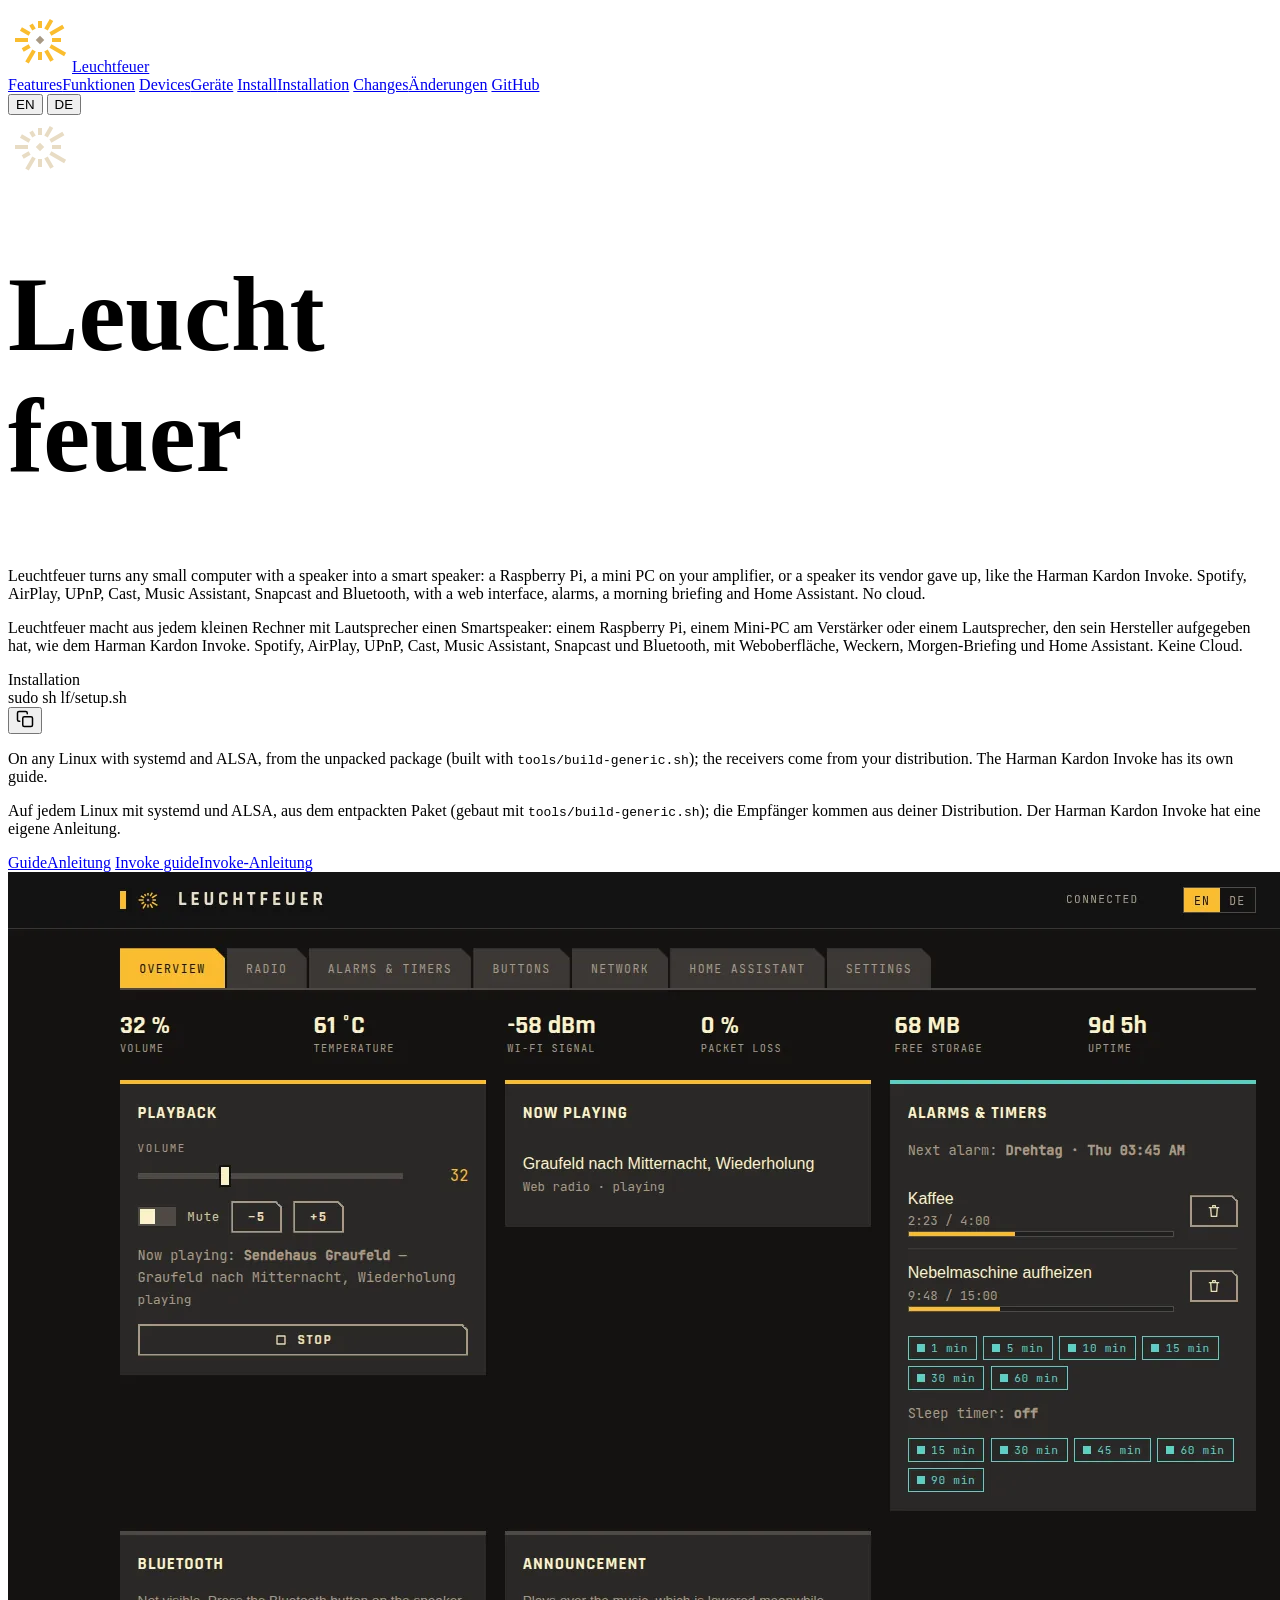
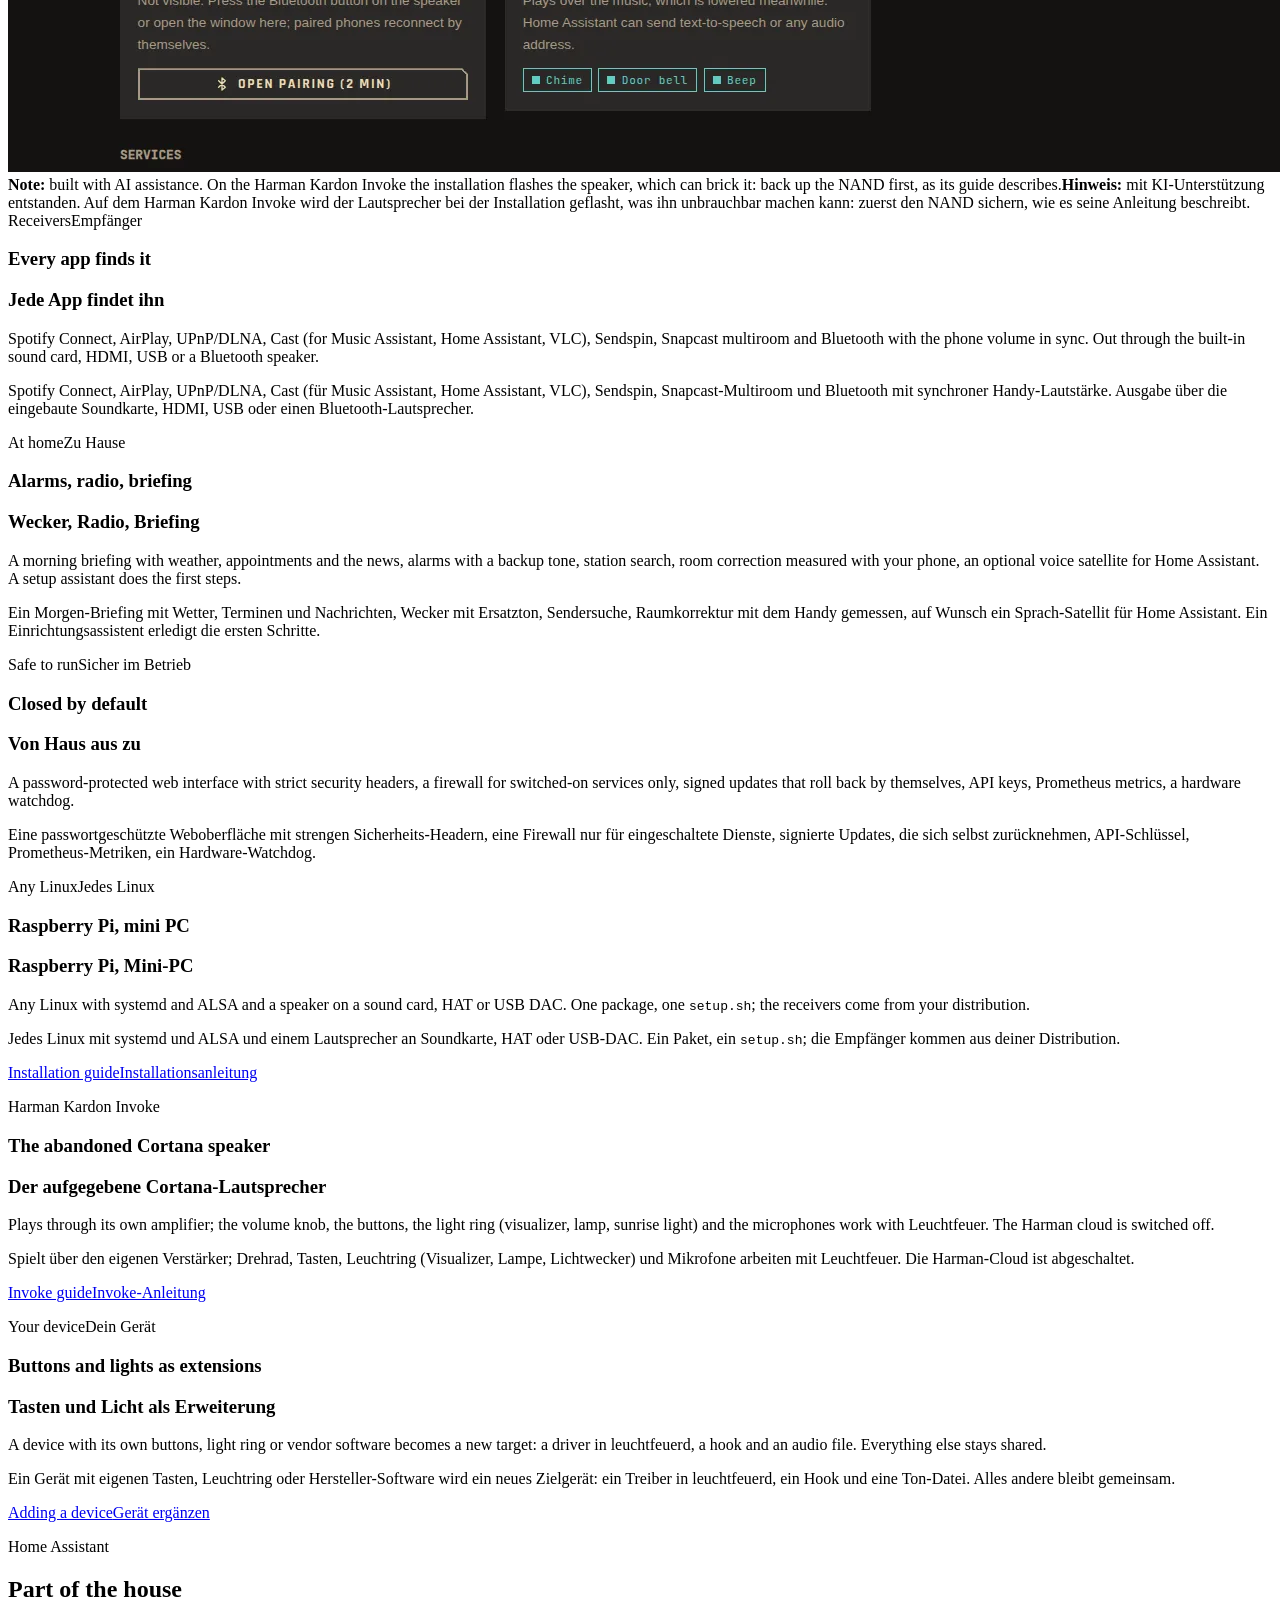
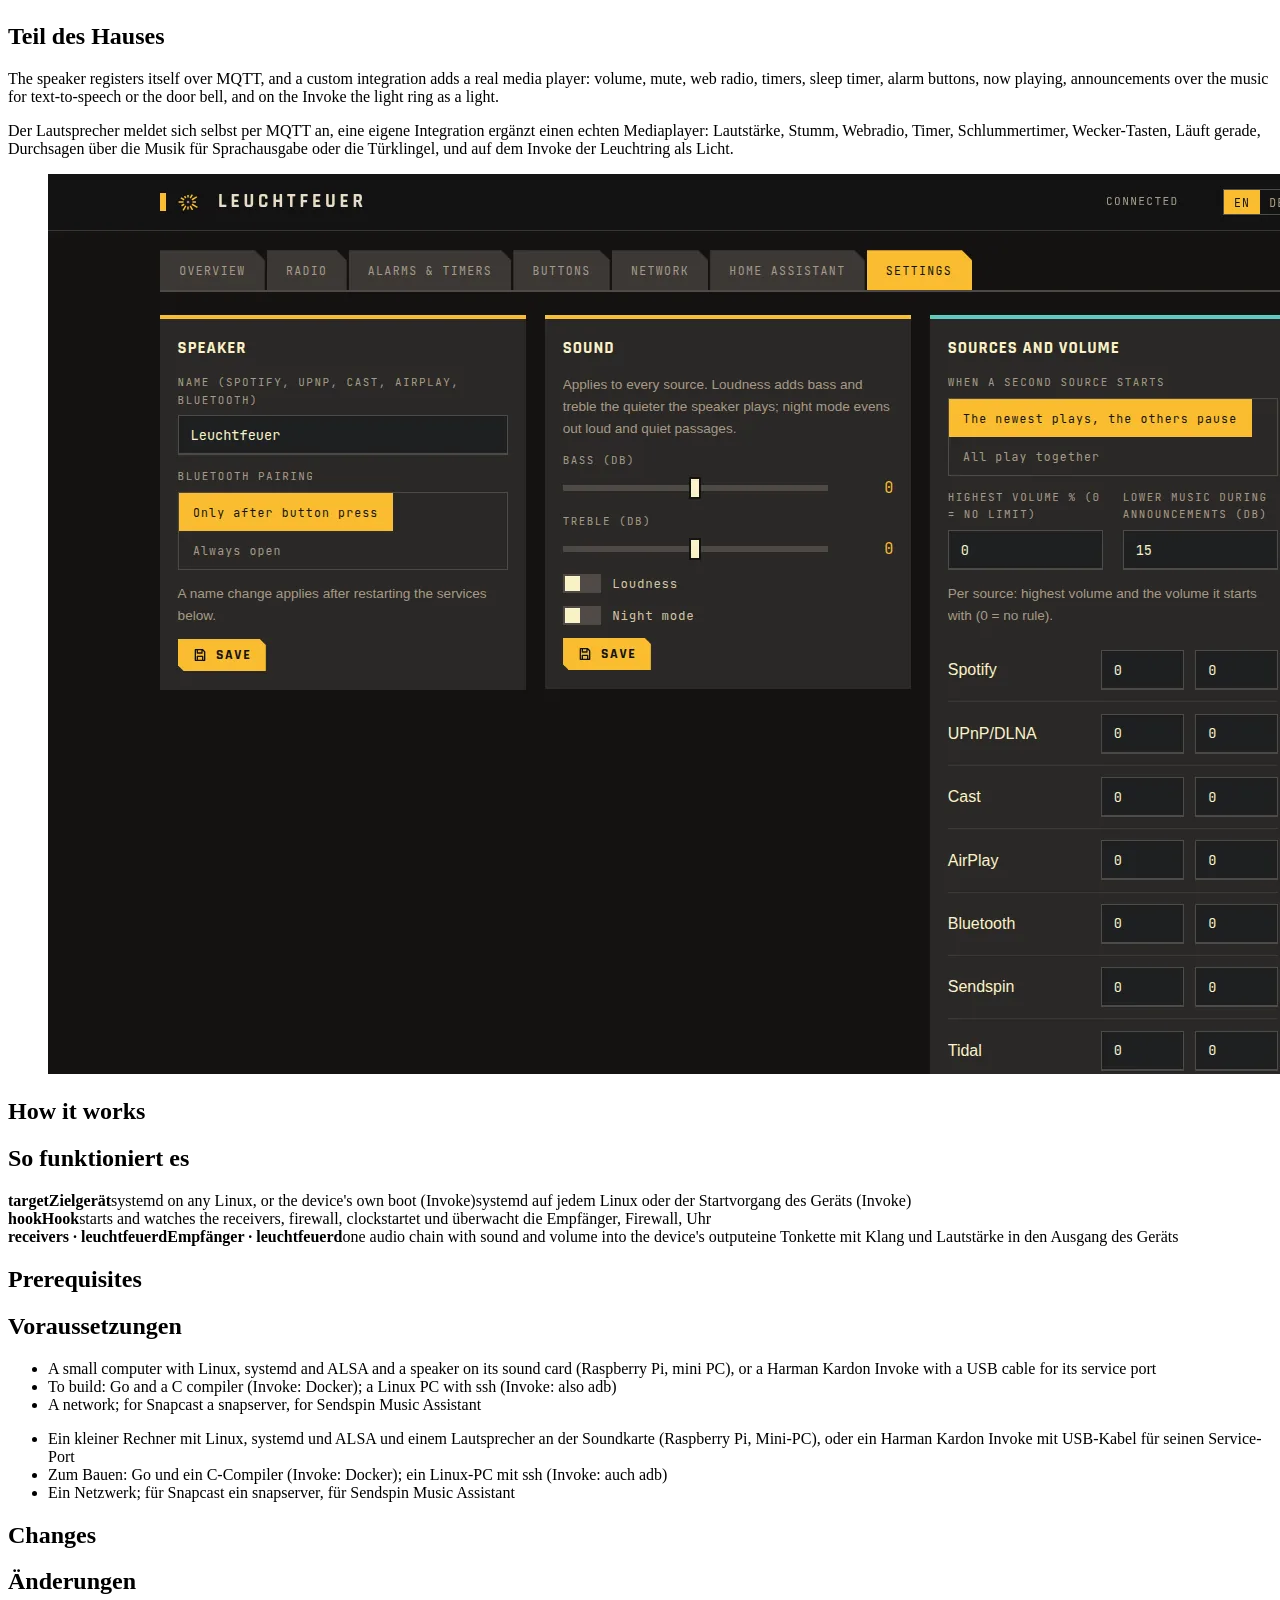
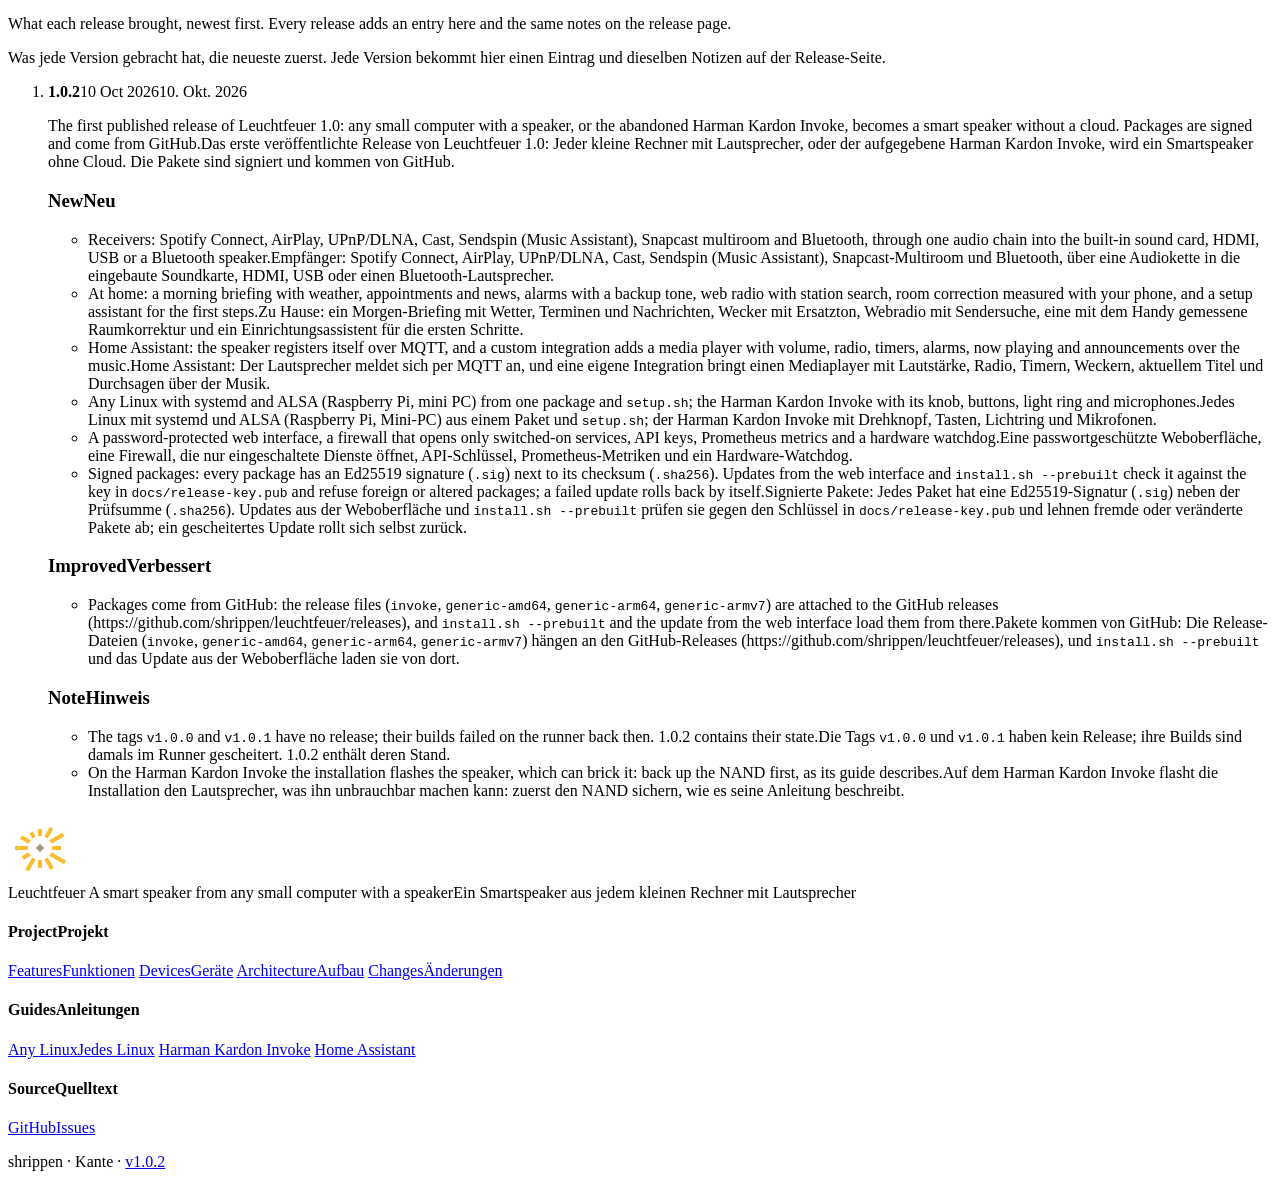
<file: docs/index.html>
<!DOCTYPE html>
<html lang="en">
<head>
<meta charset="utf-8">
<meta name="viewport" content="width=device-width,initial-scale=1">
<title>Leuchtfeuer — a smart speaker from any small computer with a speaker</title>
<meta name="description" content="Leuchtfeuer turns a Raspberry Pi, a mini PC or an abandoned smart speaker like the Harman Kardon Invoke into a network and smart speaker: Spotify Connect, AirPlay, UPnP/DLNA, Cast, Sendspin, Snapcast and Bluetooth, with a web interface, alarms and Home Assistant.">
<meta property="og:title" content="Leuchtfeuer — a smart speaker from any small computer with a speaker">
<meta property="og:description" content="Spotify Connect, AirPlay, UPnP/DLNA, Cast, Sendspin, Snapcast and Bluetooth on a Raspberry Pi, a mini PC or the Harman Kardon Invoke, with a web interface, alarms and Home Assistant.">
<meta property="og:image" content="https://shrippen.github.io/leuchtfeuer/social-preview.png">
<meta property="og:image:width" content="1280">
<meta property="og:image:height" content="640">
<link rel="icon" href="icon.svg" type="image/svg+xml">
<!-- Umami tracker: mandatory on every landing page, same tag and ID everywhere, do not change -->
<script defer src="https://um.arianw.de/script.js" data-website-id="056d39ee-6a9d-4b14-9902-5a1ac399df08"></script>
<link rel="preconnect" href="https://fonts.googleapis.com">
<link rel="preconnect" href="https://fonts.gstatic.com" crossorigin>
<link href="https://fonts.googleapis.com/css2?family=Rajdhani:wght@500;600;700&family=JetBrains+Mono:wght@400;500&display=swap" rel="stylesheet">
<link rel="stylesheet" href="https://shrippen.github.io/v1/shrippen.css">
<script src="https://shrippen.github.io/v1/shrippen.js"></script>
<!-- Assets live next to this file. Screenshots come from the demo mode (demo/start.sh, demo "Studio Weber"). -->
</head>
<body>

<nav class="nav"><div class="nav-inner">
  <a class="nav-brand" href="#"><img src="icon.svg" alt="">Leuchtfeuer</a>
  <div class="nav-links">
    <a href="#features"><span lang="en">Features</span><span lang="de">Funktionen</span></a>
    <a href="#devices"><span lang="en">Devices</span><span lang="de">Geräte</span></a>
    <a href="https://github.com/shrippen/leuchtfeuer/blob/main/docs/INSTALL.md"><span lang="en">Install</span><span lang="de">Installation</span></a>
    <a href="#changes"><span lang="en">Changes</span><span lang="de">Änderungen</span></a>
    <a class="nav-hl" href="https://github.com/shrippen/leuchtfeuer">GitHub</a>
    <div class="lang" role="group" aria-label="Language">
      <button type="button" data-lang="en" aria-pressed="true">EN</button>
      <button type="button" data-lang="de" aria-pressed="false">DE</button>
    </div>
  </div>
</div></nav>

<header class="hero">
  <img class="hero-wm" src="icon-mono.svg" alt="" aria-hidden="true">
  <div class="hero-main">
    <h1 style="font-size:clamp(2.6rem,8.4vw,6.6rem)">Leucht<br class="split">feuer</h1>
    <p class="tagline" lang="en">Leuchtfeuer turns any small computer with a speaker into a smart speaker: a Raspberry Pi, a mini PC on your amplifier, or a speaker its vendor gave up, like the Harman Kardon Invoke. Spotify, AirPlay, UPnP, Cast, Music Assistant, Snapcast and Bluetooth, with a web interface, alarms, a morning briefing and Home Assistant. No cloud.</p>
    <p class="tagline" lang="de">Leuchtfeuer macht aus jedem kleinen Rechner mit Lautsprecher einen Smartspeaker: einem Raspberry Pi, einem Mini-PC am Verstärker oder einem Lautsprecher, den sein Hersteller aufgegeben hat, wie dem Harman Kardon Invoke. Spotify, AirPlay, UPnP, Cast, Music Assistant, Snapcast und Bluetooth, mit Weboberfläche, Weckern, Morgen-Briefing und Home Assistant. Keine Cloud.</p>
  </div>

  <div class="hero-side">
    <div class="install-card">
      <label>Installation</label>
      <div class="cmd-row">
        <div class="cmd-box">sudo sh lf/setup.sh</div>
        <button class="copy-btn" type="button" title="Copy" aria-label="Copy">
          <svg viewBox="0 0 24 24" width="18" height="18" fill="none" stroke="currentColor" stroke-width="2" stroke-linecap="round" stroke-linejoin="round"><rect x="9" y="9" width="13" height="13" rx="2"/><path d="M5 15H4a2 2 0 01-2-2V4a2 2 0 012-2h9a2 2 0 012 2v1"/></svg>
        </button>
      </div>
      <p class="install-note" lang="en">On any Linux with systemd and ALSA, from the unpacked package (built with <code>tools/build-generic.sh</code>); the receivers come from your distribution. The Harman Kardon Invoke has its own guide.</p>
      <p class="install-note" lang="de">Auf jedem Linux mit systemd und ALSA, aus dem entpackten Paket (gebaut mit <code>tools/build-generic.sh</code>); die Empfänger kommen aus deiner Distribution. Der Harman Kardon Invoke hat eine eigene Anleitung.</p>
      <div class="install-links">
        <a class="btn btn-primary" href="https://github.com/shrippen/leuchtfeuer/blob/main/docs/INSTALL.md"><span lang="en">Guide</span><span lang="de">Anleitung</span></a>
        <a class="btn btn-ghost" href="https://github.com/shrippen/leuchtfeuer/blob/main/docs/INVOKE.md"><span lang="en">Invoke guide</span><span lang="de">Invoke-Anleitung</span></a>
      </div>
    </div>

    <div class="hero-shot">
      <img src="overview.webp" alt="Leuchtfeuer web interface: volume, now playing, alarms and timers, sleep timer, services">
    </div>
  </div>
</header>

<main>
<div class="section"><div class="callout"><span lang="en"><strong>Note:</strong> built with AI assistance. On the Harman Kardon Invoke the installation flashes the speaker, which can brick it: back up the NAND first, as its guide describes.</span><span lang="de"><strong>Hinweis:</strong> mit KI-Unterstützung entstanden. Auf dem Harman Kardon Invoke wird der Lautsprecher bei der Installation geflasht, was ihn unbrauchbar machen kann: zuerst den NAND sichern, wie es seine Anleitung beschreibt.</span></div></div>

<section class="features" id="features">
  <div class="feat" data-tier="yellow">
    <span class="feat-tag"><span lang="en">Receivers</span><span lang="de">Empfänger</span></span>
    <h3 lang="en">Every app finds it</h3><h3 lang="de">Jede App findet ihn</h3>
    <p lang="en">Spotify Connect, AirPlay, UPnP/DLNA, Cast (for Music Assistant, Home Assistant, VLC), Sendspin, Snapcast multiroom and Bluetooth with the phone volume in sync. Out through the built-in sound card, HDMI, USB or a Bluetooth speaker.</p>
    <p lang="de">Spotify Connect, AirPlay, UPnP/DLNA, Cast (für Music Assistant, Home Assistant, VLC), Sendspin, Snapcast-Multiroom und Bluetooth mit synchroner Handy-Lautstärke. Ausgabe über die eingebaute Soundkarte, HDMI, USB oder einen Bluetooth-Lautsprecher.</p>
  </div>
  <div class="feat" data-tier="blue">
    <span class="feat-tag"><span lang="en">At home</span><span lang="de">Zu Hause</span></span>
    <h3 lang="en">Alarms, radio, briefing</h3><h3 lang="de">Wecker, Radio, Briefing</h3>
    <p lang="en">A morning briefing with weather, appointments and the news, alarms with a backup tone, station search, room correction measured with your phone, an optional voice satellite for Home Assistant. A setup assistant does the first steps.</p>
    <p lang="de">Ein Morgen-Briefing mit Wetter, Terminen und Nachrichten, Wecker mit Ersatzton, Sendersuche, Raumkorrektur mit dem Handy gemessen, auf Wunsch ein Sprach-Satellit für Home Assistant. Ein Einrichtungsassistent erledigt die ersten Schritte.</p>
  </div>
  <div class="feat" data-tier="red">
    <span class="feat-tag"><span lang="en">Safe to run</span><span lang="de">Sicher im Betrieb</span></span>
    <h3 lang="en">Closed by default</h3><h3 lang="de">Von Haus aus zu</h3>
    <p lang="en">A password-protected web interface with strict security headers, a firewall for switched-on services only, signed updates that roll back by themselves, API keys, Prometheus metrics, a hardware watchdog.</p>
    <p lang="de">Eine passwortgeschützte Weboberfläche mit strengen Sicherheits-Headern, eine Firewall nur für eingeschaltete Dienste, signierte Updates, die sich selbst zurücknehmen, API-Schlüssel, Prometheus-Metriken, ein Hardware-Watchdog.</p>
  </div>
</section>

<section class="features" id="devices">
  <div class="feat" data-tier="yellow">
    <span class="feat-tag"><span lang="en">Any Linux</span><span lang="de">Jedes Linux</span></span>
    <h3 lang="en">Raspberry Pi, mini PC</h3><h3 lang="de">Raspberry Pi, Mini-PC</h3>
    <p lang="en">Any Linux with systemd and ALSA and a speaker on a sound card, HAT or USB DAC. One package, one <code>setup.sh</code>; the receivers come from your distribution.</p>
    <p lang="de">Jedes Linux mit systemd und ALSA und einem Lautsprecher an Soundkarte, HAT oder USB-DAC. Ein Paket, ein <code>setup.sh</code>; die Empfänger kommen aus deiner Distribution.</p>
    <p><a href="https://github.com/shrippen/leuchtfeuer/blob/main/docs/INSTALL.md"><span lang="en">Installation guide</span><span lang="de">Installationsanleitung</span></a></p>
  </div>
  <div class="feat" data-tier="blue">
    <span class="feat-tag">Harman Kardon Invoke</span>
    <h3 lang="en">The abandoned Cortana speaker</h3><h3 lang="de">Der aufgegebene Cortana-Lautsprecher</h3>
    <p lang="en">Plays through its own amplifier; the volume knob, the buttons, the light ring (visualizer, lamp, sunrise light) and the microphones work with Leuchtfeuer. The Harman cloud is switched off.</p>
    <p lang="de">Spielt über den eigenen Verstärker; Drehrad, Tasten, Leuchtring (Visualizer, Lampe, Lichtwecker) und Mikrofone arbeiten mit Leuchtfeuer. Die Harman-Cloud ist abgeschaltet.</p>
    <p><a href="https://github.com/shrippen/leuchtfeuer/blob/main/docs/INVOKE.md"><span lang="en">Invoke guide</span><span lang="de">Invoke-Anleitung</span></a></p>
  </div>
  <div class="feat" data-tier="red">
    <span class="feat-tag"><span lang="en">Your device</span><span lang="de">Dein Gerät</span></span>
    <h3 lang="en">Buttons and lights as extensions</h3><h3 lang="de">Tasten und Licht als Erweiterung</h3>
    <p lang="en">A device with its own buttons, light ring or vendor software becomes a new target: a driver in leuchtfeuerd, a hook and an audio file. Everything else stays shared.</p>
    <p lang="de">Ein Gerät mit eigenen Tasten, Leuchtring oder Hersteller-Software wird ein neues Zielgerät: ein Treiber in leuchtfeuerd, ein Hook und eine Ton-Datei. Alles andere bleibt gemeinsam.</p>
    <p><a href="https://github.com/shrippen/leuchtfeuer/blob/main/docs/TARGETS.md"><span lang="en">Adding a device</span><span lang="de">Gerät ergänzen</span></a></p>
  </div>
</section>

<section class="section">
  <div class="showcase">
    <div class="showcase-text">
      <span class="showcase-tag">Home Assistant</span>
      <h2 lang="en">Part of the house</h2><h2 lang="de">Teil des Hauses</h2>
      <p lang="en">The speaker registers itself over MQTT, and a custom integration adds a real media player: volume, mute, web radio, timers, sleep timer, alarm buttons, now playing, announcements over the music for text-to-speech or the door bell, and on the Invoke the light ring as a light.</p>
      <p lang="de">Der Lautsprecher meldet sich selbst per MQTT an, eine eigene Integration ergänzt einen echten Mediaplayer: Lautstärke, Stumm, Webradio, Timer, Schlummertimer, Wecker-Tasten, Läuft gerade, Durchsagen über die Musik für Sprachausgabe oder die Türklingel, und auf dem Invoke der Leuchtring als Licht.</p>
    </div>
    <figure><img src="settings.webp" alt="Leuchtfeuer settings: sound, sources and volume, light ring, services, backup"></figure>
  </div>
</section>

<section class="section">
  <h2 lang="en">How it works</h2><h2 lang="de">So funktioniert es</h2>
  <div class="flow">
    <div class="flow-node"><b><span lang="en">target</span><span lang="de">Zielgerät</span></b><span lang="en">systemd on any Linux, or the device's own boot (Invoke)</span><span lang="de">systemd auf jedem Linux oder der Startvorgang des Geräts (Invoke)</span></div>
    <div class="flow-arrow" aria-hidden="true"></div>
    <div class="flow-node"><b><span lang="en">hook</span><span lang="de">Hook</span></b><span lang="en">starts and watches the receivers, firewall, clock</span><span lang="de">startet und überwacht die Empfänger, Firewall, Uhr</span></div>
    <div class="flow-arrow" aria-hidden="true"></div>
    <div class="flow-node"><b><span lang="en">receivers · leuchtfeuerd</span><span lang="de">Empfänger · leuchtfeuerd</span></b><span lang="en">one audio chain with sound and volume into the device's output</span><span lang="de">eine Tonkette mit Klang und Lautstärke in den Ausgang des Geräts</span></div>
  </div>
</section>

<section class="section">
  <h2 lang="en">Prerequisites</h2><h2 lang="de">Voraussetzungen</h2>
  <ul lang="en"><li>A small computer with Linux, systemd and ALSA and a speaker on its sound card (Raspberry Pi, mini PC), or a Harman Kardon Invoke with a USB cable for its service port</li><li>To build: Go and a C compiler (Invoke: Docker); a Linux PC with ssh (Invoke: also adb)</li><li>A network; for Snapcast a snapserver, for Sendspin Music Assistant</li></ul>
  <ul lang="de"><li>Ein kleiner Rechner mit Linux, systemd und ALSA und einem Lautsprecher an der Soundkarte (Raspberry Pi, Mini-PC), oder ein Harman Kardon Invoke mit USB-Kabel für seinen Service-Port</li><li>Zum Bauen: Go und ein C-Compiler (Invoke: Docker); ein Linux-PC mit ssh (Invoke: auch adb)</li><li>Ein Netzwerk; für Snapcast ein snapserver, für Sendspin Music Assistant</li></ul>
</section>
<section class="section" id="changes">
  <h2 lang="en">Changes</h2><h2 lang="de">Änderungen</h2>
  <p lang="en">What each release brought, newest first. Every release adds an entry here and the same notes on the release page.</p><p lang="de">Was jede Version gebracht hat, die neueste zuerst. Jede Version bekommt hier einen Eintrag und dieselben Notizen auf der Release-Seite.</p>
  <ol class="changelog">
    <li class="release" id="v1.0.2">
      <div class="release-head"><b class="release-version">1.0.2</b><time datetime="2026-10-10"><span lang="en">10 Oct 2026</span><span lang="de">10. Okt. 2026</span></time></div>
      <div class="release-body">
        <p class="release-lead"><span lang="en">The first published release of Leuchtfeuer 1.0: any small computer with a speaker, or the abandoned Harman Kardon Invoke, becomes a smart speaker without a cloud. Packages are signed and come from GitHub.</span><span lang="de">Das erste veröffentlichte Release von Leuchtfeuer 1.0: Jeder kleine Rechner mit Lautsprecher, oder der aufgegebene Harman Kardon Invoke, wird ein Smartspeaker ohne Cloud. Die Pakete sind signiert und kommen von GitHub.</span></p>
        <div class="release-group" data-kind="new"><h3><span lang="en">New</span><span lang="de">Neu</span></h3><ul>
          <li><span lang="en">Receivers: Spotify Connect, AirPlay, UPnP/DLNA, Cast, Sendspin (Music Assistant), Snapcast multiroom and Bluetooth, through one audio chain into the built-in sound card, HDMI, USB or a Bluetooth speaker.</span><span lang="de">Empfänger: Spotify Connect, AirPlay, UPnP/DLNA, Cast, Sendspin (Music Assistant), Snapcast-Multiroom und Bluetooth, über eine Audiokette in die eingebaute Soundkarte, HDMI, USB oder einen Bluetooth-Lautsprecher.</span></li>
          <li><span lang="en">At home: a morning briefing with weather, appointments and news, alarms with a backup tone, web radio with station search, room correction measured with your phone, and a setup assistant for the first steps.</span><span lang="de">Zu Hause: ein Morgen-Briefing mit Wetter, Terminen und Nachrichten, Wecker mit Ersatzton, Webradio mit Sendersuche, eine mit dem Handy gemessene Raumkorrektur und ein Einrichtungsassistent für die ersten Schritte.</span></li>
          <li><span lang="en">Home Assistant: the speaker registers itself over MQTT, and a custom integration adds a media player with volume, radio, timers, alarms, now playing and announcements over the music.</span><span lang="de">Home Assistant: Der Lautsprecher meldet sich per MQTT an, und eine eigene Integration bringt einen Mediaplayer mit Lautstärke, Radio, Timern, Weckern, aktuellem Titel und Durchsagen über der Musik.</span></li>
          <li><span lang="en">Any Linux with systemd and ALSA (Raspberry Pi, mini PC) from one package and <code>setup.sh</code>; the Harman Kardon Invoke with its knob, buttons, light ring and microphones.</span><span lang="de">Jedes Linux mit systemd und ALSA (Raspberry Pi, Mini-PC) aus einem Paket und <code>setup.sh</code>; der Harman Kardon Invoke mit Drehknopf, Tasten, Lichtring und Mikrofonen.</span></li>
          <li><span lang="en">A password-protected web interface, a firewall that opens only switched-on services, API keys, Prometheus metrics and a hardware watchdog.</span><span lang="de">Eine passwortgeschützte Weboberfläche, eine Firewall, die nur eingeschaltete Dienste öffnet, API-Schlüssel, Prometheus-Metriken und ein Hardware-Watchdog.</span></li>
          <li><span lang="en">Signed packages: every package has an Ed25519 signature (<code>.sig</code>) next to its checksum (<code>.sha256</code>). Updates from the web interface and <code>install.sh --prebuilt</code> check it against the key in <code>docs/release-key.pub</code> and refuse foreign or altered packages; a failed update rolls back by itself.</span><span lang="de">Signierte Pakete: Jedes Paket hat eine Ed25519-Signatur (<code>.sig</code>) neben der Prüfsumme (<code>.sha256</code>). Updates aus der Weboberfläche und <code>install.sh --prebuilt</code> prüfen sie gegen den Schlüssel in <code>docs/release-key.pub</code> und lehnen fremde oder veränderte Pakete ab; ein gescheitertes Update rollt sich selbst zurück.</span></li>
        </ul></div>
        <div class="release-group" data-kind="improved"><h3><span lang="en">Improved</span><span lang="de">Verbessert</span></h3><ul>
          <li><span lang="en">Packages come from GitHub: the release files (<code>invoke</code>, <code>generic-amd64</code>, <code>generic-arm64</code>, <code>generic-armv7</code>) are attached to the GitHub releases (https://github.com/shrippen/leuchtfeuer/releases), and <code>install.sh --prebuilt</code> and the update from the web interface load them from there.</span><span lang="de">Pakete kommen von GitHub: Die Release-Dateien (<code>invoke</code>, <code>generic-amd64</code>, <code>generic-arm64</code>, <code>generic-armv7</code>) hängen an den GitHub-Releases (https://github.com/shrippen/leuchtfeuer/releases), und <code>install.sh --prebuilt</code> und das Update aus der Weboberfläche laden sie von dort.</span></li>
        </ul></div>
        <div class="release-group" data-kind="note"><h3><span lang="en">Note</span><span lang="de">Hinweis</span></h3><ul>
          <li><span lang="en">The tags <code>v1.0.0</code> and <code>v1.0.1</code> have no release; their builds failed on the runner back then. 1.0.2 contains their state.</span><span lang="de">Die Tags <code>v1.0.0</code> und <code>v1.0.1</code> haben kein Release; ihre Builds sind damals im Runner gescheitert. 1.0.2 enthält deren Stand.</span></li>
          <li><span lang="en">On the Harman Kardon Invoke the installation flashes the speaker, which can brick it: back up the NAND first, as its guide describes.</span><span lang="de">Auf dem Harman Kardon Invoke flasht die Installation den Lautsprecher, was ihn unbrauchbar machen kann: zuerst den NAND sichern, wie es seine Anleitung beschreibt.</span></li>
        </ul></div>
      </div>
    </li>
  </ol>
</section>
</main>

<footer class="foot">
  <div class="foot-inner">
    <div class="foot-brand">
      <img src="icon.svg" alt="">
      <div><span class="foot-name">Leuchtfeuer</span>
        <span class="foot-tag"><span lang="en">A smart speaker from any small computer with a speaker</span><span lang="de">Ein Smartspeaker aus jedem kleinen Rechner mit Lautsprecher</span></span></div>
    </div>
    <nav class="foot-cols" aria-label="Footer">
      <div><h4><span lang="en">Project</span><span lang="de">Projekt</span></h4>
        <a href="#features"><span lang="en">Features</span><span lang="de">Funktionen</span></a>
        <a href="#devices"><span lang="en">Devices</span><span lang="de">Geräte</span></a>
        <a href="https://github.com/shrippen/leuchtfeuer/blob/main/docs/ARCHITECTURE.md"><span lang="en">Architecture</span><span lang="de">Aufbau</span></a>
        <a href="#changes"><span lang="en">Changes</span><span lang="de">Änderungen</span></a></div>
      <div><h4><span lang="en">Guides</span><span lang="de">Anleitungen</span></h4>
        <a href="https://github.com/shrippen/leuchtfeuer/blob/main/docs/INSTALL.md"><span lang="en">Any Linux</span><span lang="de">Jedes Linux</span></a>
        <a href="https://github.com/shrippen/leuchtfeuer/blob/main/docs/INVOKE.md">Harman Kardon Invoke</a>
        <a href="https://github.com/shrippen/leuchtfeuer/blob/main/docs/HOMEASSISTANT.md">Home Assistant</a></div>
      <div><h4><span lang="en">Source</span><span lang="de">Quelltext</span></h4>
        <a href="https://github.com/shrippen/leuchtfeuer">GitHub</a><a href="https://github.com/shrippen/leuchtfeuer/issues">Issues</a></div>
    </nav>
  </div>
  <div class="foot-meta"><p>shrippen · Kante · <a href="#changes">v1.0.2</a></p></div>
</footer>

</body>
</html>
</file>
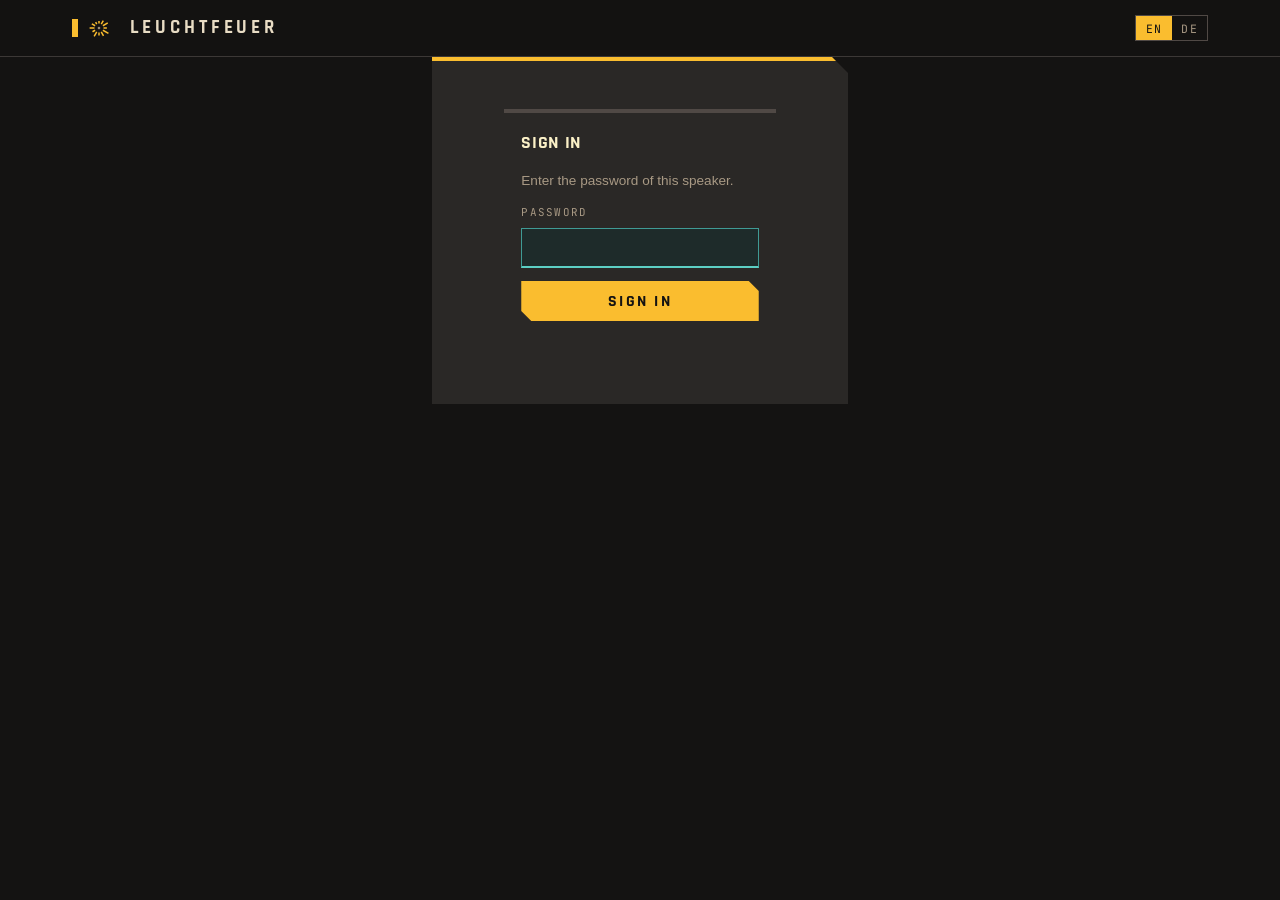
<file: src/leuchtfeuerd/web/login.html>
<!doctype html>
<html lang="en">
<head>
  <meta charset="utf-8">
  <meta name="viewport" content="width=device-width, initial-scale=1">
  <title>Leuchtfeuer</title>
  <link rel="icon" type="image/svg+xml" href="favicon.svg">
  <link rel="stylesheet" href="kante/shrippen.css">
  <link rel="stylesheet" href="kante/fonts.css">
  <link rel="stylesheet" href="app.css">
  <script src="kante/shrippen.js"></script>
</head>
<body>
  <nav class="nav brand-on">
    <div class="nav-inner">
      <a class="nav-brand" href="/login.html"><img class="brand-logo" src="favicon.svg" alt="Leuchtfeuer" width="22" height="22"><span>Leuchtfeuer</span></a>
      <div class="nav-links">
        <div class="lang" role="group" aria-label="Language">
          <button type="button" data-lang="en" aria-pressed="true">EN</button>
          <button type="button" data-lang="de" aria-pressed="false">DE</button>
        </div>
      </div>
    </div>
  </nav>
  <main class="login">
    <form class="card" id="f" autocomplete="on">
      <h3><span lang="en">Sign in</span><span lang="de">Anmelden</span></h3>
      <p><span lang="en">Enter the password of this speaker.</span><span lang="de">Gib das Passwort dieses Lautsprechers ein.</span></p>
      <input type="text" name="username" value="admin" autocomplete="username" hidden>
      <div class="field">
        <label for="pw"><span lang="en">Password</span><span lang="de">Passwort</span></label>
        <input class="input" id="pw" name="password" type="password" autocomplete="current-password" autofocus required>
      </div>
      <p id="err" class="login-err" role="alert" hidden></p>
      <div class="row"><button class="btn btn-accent" type="submit" id="go"><span lang="en">Sign in</span><span lang="de">Anmelden</span></button></div>
    </form>
  </main>
  <script src="login.js"></script>
</body>
</html>
</file>
<file: src/leuchtfeuerd/web/kante/shrippen.css>
/* Kante v1 — https://github.com/shrippen/shrippen.github.io */
/*
 * Kante — CSS custom properties (web). Apps: qml/Kante, same values via tokens/palette.json
 * https://github.com/shrippen/shrippen.github.io
 *
 * Gruvbox-inspired, warm, dark-first palette.
 * Copy this block into your landing page <style> or import as a stylesheet.
 */

:root {
  /* ── Backgrounds ── */
  --bg-void:  #141312;   /* landing-page ground, darker than bg-hard */
  --bg-hard:  #1d2021;   /* deepest: hero gradient, code blocks */
  --bg0:      #282828;   /* page / widget background */
  --bg-panel: #2a2826;   /* landing-page cards and panels */
  --bg1:      #3c3836;   /* cards, elevated surfaces */
  --bg2:      #504945;   /* borders, dividers */

  /* ── Foregrounds ── */
  --fg0:      #fbf1c7;   /* primary heading (sparingly) */
  --fg1:      #ebdbb2;   /* body text */
  --fg2:      #d5c4a1;   /* secondary text */
  --fg3:      #a89984;   /* placeholder, disabled, footer */

  /* ── Brand accent ── */
  --accent:   #e8dcc4;   /* warm cream — icon fills, version badges */

  /* ── Semantic colors (Gruvbox bright) ── */
  --blue:     #83a598;   /* links, primary action */
  --blue-hover: #6d9181; /* primary button hover (~10% darker) */
  --aqua:     #8ec07c;   /* success, confirm */
  --green:    #b8bb26;   /* positive diff, badges */
  --yellow:   #fabd2f;   /* warning, attention */
  --orange:   #fe8019;   /* active, highlight */
  --red:      #fb4934;   /* error, destructive */
  --purple:   #d3869b;   /* tags, categories */
  --cyan:     #5ccfc4;   /* technical layer: focus, links, data, brackets. Lines and text, never large fills */
  --cyan-tint: #1e2b2a;  /* ground of a selected row or a focused field */
  --yellow-hi: #fdc94a;  /* primary hover (one step lighter) */
  --red-text: #ff7d6b;   /* red as small text: 4.5:1 on every dark ground, bg1 included */
  --yellow-lo: #e5a823;  /* primary pressed */

  /* ── Semantic colors (Gruvbox neutral — for quieter contexts) ── */
  --blue-n:   #458588;
  --aqua-n:   #689d6a;
  --green-n:  #98971a;
  --yellow-n: #d79921;
  --orange-n: #d65d0e;
  --red-n:    #cc241d;
  --purple-n: #b16286;
  --cyan-n:   #3f9a94;   /* quiet lines only (4.4:1 on cards) */

  /* ── Roles (follow the theme; see Light theme below) ── */
  --field:    var(--bg-hard); /* input fields, nested surfaces */
  --score:    var(--yellow);  /* scores, points, "how good is it" */
  --hl:       var(--cyan);    /* current selection (selected tile, active row) */
  --focus:    var(--cyan);    /* focus ring, everywhere */
  --link:     var(--cyan);    /* links in running text */
  --info:     var(--cyan);    /* info callouts and toasts, third feature tier */
  --warn:     var(--orange);  /* warnings: callout, banner, middle tier of states */
  --danger:   var(--red);     /* errors, destructive actions */
  --danger-text: var(--red-text); /* error text, critical labels and counts (not fills) */
  --on-state: var(--bg-void); /* text on a filled state colour (danger button, counters) */
  --scrim:    rgba(20,19,18,.62); /* dimmed area behind dialogs and outside a crop */
  --primary:  var(--yellow);  /* primary action, pressed segment, switch on, focus ring */
  --on-primary: var(--bg-void); /* text on --primary */
  --map-marker: var(--focus);   /* pins on a map (QML mapMarkerColor) */
  --map-route:  var(--primary); /* a route or track on a map (QML mapRouteColor) */
  --entity-fallback: var(--fg3); /* an entity without a colour of its own (QML entityFallbackColor) */

  /* ── Tints: translucent steps of the theme colours for hover, drop targets, selection, outlines ── */
  --tint-1:    color-mix(in srgb, var(--fg1) 8%, transparent);
  --tint-2:    color-mix(in srgb, var(--fg1) 16%, transparent);
  --tint-hl:   color-mix(in srgb, var(--cyan) 12%, transparent);
  --tint-hl-2: color-mix(in srgb, var(--cyan) 25%, transparent);
  --tint-warn: color-mix(in srgb, var(--orange) 14%, transparent);

  /* ── Data palette: series colours of charts, in this order (red stays danger) ── */
  --d1: var(--cyan);
  --d2: var(--yellow);
  --d3: var(--purple);
  --d4: var(--aqua);
  --d5: var(--orange);
  --d6: var(--fg3);

  /* ── Paper: stickers and brand chips (cream label, dark ink) ── */
  --paper:    var(--accent);
  --on-paper: var(--bg-void);

  /* ── Layout ── */
  --radius:   12px;
  --max-w:    860px;
  --max-w-wide: 1280px;  /* landing hero and feature rows */
  --gutter:   clamp(1rem, 5.6vw, 4.5rem);
  --chamfer:  16px;      /* top-right corner cut on boxes (surfaces) */
  --cut-m:    10px;      /* buttons, tiles, tabs, menus */
  --cut-s:    6px;       /* small buttons, stickers */
  --h-s:      32px;      /* control heights: small, medium, large */
  --h-m:      40px;
  --h-l:      48px;
  --h-xs:     24px;      /* dense parts below the control heights: chips, pills, stickers, inline buttons (touch: --h-s) */
  --h-mark:   20px;      /* counters and markers: .count, hint counts, the help "?" */
  --title-s:  1.1rem;    /* titles of cards, rows, tiles and bars (Rajdhani, uppercase) */
  --title-m:  1.4rem;    /* titles of blocks, sheets, dialogs and the login card */
  --title-l:  clamp(1.8rem, 4.2vw, 2.5rem); /* the title of an app page */
  --title-track: .04em;  /* letter spacing of --title-s and --title-m */

  /* ── Motion (only under prefers-reduced-motion: no-preference) ── */
  --dur-fast: 120ms;     /* colour and border changes */
  --dur:      200ms;     /* cut grows, lift, slide */
  --dur-slow: 450ms;     /* entrances: bar, scan, cascade */
  --ease-out: cubic-bezier(.2,.8,.2,1);
  --ease-snap: cubic-bezier(.3,1.5,.5,1); /* mechanical snap with a small overshoot */

  /* ── Typography ── */
  --font-heading: 'Rajdhani', -apple-system, BlinkMacSystemFont, 'Segoe UI', Roboto,
                  Oxygen, Ubuntu, Cantarell, sans-serif;
  --font-sans: -apple-system, BlinkMacSystemFont, 'Segoe UI', Roboto, Oxygen,
               Ubuntu, Cantarell, sans-serif;
  --font-mono: 'JetBrains Mono', 'Fira Code', 'Cascadia Code', Consolas, monospace;
  --font-control: var(--font-heading); /* buttons; Kante Gold keeps Rajdhani here while titles turn serif */
}

/*
 * Light theme ("Leinen") — opt-in via <html data-theme="light">.
 * Token names describe ROLES, not lightness: --bg-void is still the page
 * ground, --bg-panel the cards, --bg2 the borders, --fg1 the body text.
 * Landing pages stay dark-first; apps that need a light mode use this.
 * Semantic colors are the darkened counterparts so every text pair reaches
 * WCAG AA on the ground and on cards.
 */
:root[data-theme="light"] {
  color-scheme: light;

  /* ── Backgrounds ── */
  --bg-void:  #f0e9d6;   /* page ground: linen, between too-yellow #fbf1c7 and too-bright #f5f1e8 */
  --bg-hard:  #e6dec6;   /* sunk areas: code, progress tracks */
  --bg0:      #f0e9d6;
  --bg-panel: #f7f2e4;   /* cards and panels */
  --bg1:      #fbf8ee;   /* fields, elevated surfaces */
  --bg2:      #d3c8ac;   /* borders, dividers */

  /* ── Foregrounds ── */
  --fg0:      #282828;
  --fg1:      #3c3836;
  --fg2:      #665c54;
  --fg3:      #6a5f52;

  /* ── Brand accent ── */
  --accent:   #3c3836;   /* icon fill on light: dark square, yellow marks */

  /* ── Semantic colors (darkened for light grounds) ── */
  --blue:     #076678;
  --blue-hover: #05505f;
  --aqua:     #427b58;
  --green:    #4f5d0a;
  --yellow:   #8a5a00;
  --orange:   #af3a03;
  --red:      #9d0006;
  --purple:   #8f3f71;
  --cyan:     #0f6b66;   /* 5.2:1 on the ground */
  --cyan-tint: #d9ebe4;
  --red-text: #9d0006;

  --field:    var(--bg1);
  --scrim:    rgba(40,40,40,.5);
  --primary:  #fabd2f;   /* yellow fill with ink, as in the dark theme (not ochre with brown text) */
  --on-primary: #141312;
  --yellow-hi: #fcc845;
  --yellow-lo: #e5a823;
  --on-state: #fbf8ee;
}

/*
 * Kante Light (apps) — opt-in via <html data-kante="light">.
 * Kante shapes on the platform look: colors are Breeze and follow the
 * system's light/dark setting (prefers-color-scheme), like Kirigami.Theme
 * does for Qt apps. Controls keep a small radius and the system font;
 * css/components.css "Kante Light" adds the shape and type rules.
 * Semantic colors are the Breeze inks (readable as text on the ground).
 */
:root[data-kante="light"] {
  color-scheme: light;

  --bg-void:  #eff0f1;   /* window ground */
  --bg-hard:  #e3e5e7;   /* sunk areas, tracks */
  --bg0:      #eff0f1;
  --bg-panel: #fcfcfc;   /* cards, panels (view) */
  --bg1:      #fcfcfc;   /* fields */
  --bg2:      #c9ced2;   /* borders */

  --fg0:      #232629;
  --fg1:      #232629;
  --fg2:      #4d545b;
  --fg3:      #646e78;

  --accent:   #232629;

  --blue:     #1d6fa5;
  --blue-hover: #155a87;
  --aqua:     #1e8449;
  --green:    #1e8449;
  --yellow:   #a84f00;   /* "check" tier: Breeze neutral, darkened */
  --orange:   #a84f00;
  --red:      #bf2e3e;
  --purple:   #8e44ad;

  --field:    var(--bg1);
  --score:    var(--blue);
  --hl:       #3daee9;   /* Breeze highlight: selection, focus */
  --scrim:    rgba(35,38,41,.5);
  --primary:  #3daee9;
  --on-primary: #ffffff;
  --cyan:     #1d6fa5;   /* Kante Light has no cyan: the platform's link and focus colours */
  --cyan-n:   #1d6fa5;
  --cyan-tint: #e3eef6;
  --red-text: var(--red);
  --yellow-hi: #3daee9;
  --yellow-lo: #2e9bd4;
  --on-state: #ffffff;
}

@media (prefers-color-scheme: dark) {
  :root[data-kante="light"] {
    color-scheme: dark;

    --bg-void:  #202326;
    --bg-hard:  #1b1e20;
    --bg0:      #202326;
    --bg-panel: #292c30;
    --bg1:      #1b1e20;
    --bg2:      #41464b;

    --fg0:      #ffffff;
    --fg1:      #fcfcfc;
    --fg2:      #d1d5d9;
    --fg3:      #a1a9b1;

    --accent:   #fcfcfc;

    --blue:     #3daee9;
    --blue-hover: #2e9bd4;
    --aqua:     #3ec57a;
    --green:    #3ec57a;
    --yellow:   #f69a3d;
    --orange:   #f69a3d;
    --red:      #ed5a6a;
    --purple:   #b56fd0;

    --scrim:    rgba(0,0,0,.55);
    --cyan:     #3daee9;
    --cyan-n:   #3daee9;
    --cyan-tint: #1e3342;
    --red-text: var(--red);
    --yellow-hi: #3daee9;
    --yellow-lo: #2e9bd4;
    --on-state: #202326;
  }
}

/*
 * Kante Gold — opt-in via <html data-kante="gold">. Only Kintsugi uses it (see AGENT-RULE.md).
 * The noble variant: the same components and sizes on urushi lacquer, paper text and gold.
 * Every cut edge is gilded, bars are 2 px, titles and figures are Spectral, motion glides.
 * Dark only. css/components.css "Kante Gold" adds the shape, type and motion rules.
 * Patina (verdigris) takes cyan's roles: focus, links, info.
 */
:root[data-kante="gold"] {
  color-scheme: dark;

  /* ── Backgrounds: lacquer ── */
  --bg-void:  #14110f;   /* urushi: page ground */
  --bg-hard:  #0f0d0b;   /* sunk areas, fields, tracks */
  --bg0:      #1c1815;
  --bg-panel: #1c1815;   /* lacquer: cards and panels */
  --bg1:      #262019;   /* elevated, hover */
  --bg2:      #3b3229;   /* borders, dividers */

  /* ── Foregrounds: paper ── */
  --fg0:      #faf5e9;
  --fg1:      #efe8d8;
  --fg2:      #cdc2ae;
  --fg3:      #a39885;   /* ash: 6.6:1 on the ground */

  /* ── Brand accent: pale gold ── */
  --accent:   #e8d4a6;

  /* ── Semantic colors: metals and pigments ── */
  --blue:     #8aa1ab;   /* slate */
  --blue-hover: #77909a;
  --aqua:     #97ad7a;   /* jade: success */
  --green:    #a9b26b;
  --yellow:   #d4a640;   /* gold: primary, lines, score */
  --orange:   #d08a55;   /* copper: warning */
  --red:      #d0705a;   /* cinnabar: error */
  --purple:   #c497a8;   /* ume: tags */
  --cyan:     #8fb8aa;   /* patina: focus, links, info */
  --cyan-n:   #6f9488;
  --cyan-tint: #1b2321;
  --yellow-hi: #e0b65a;
  --yellow-lo: #b88f2f;
  --red-text: #e48b74;

  --scrim:    rgba(15,13,11,.72);
  --d1: var(--yellow);
  --d2: var(--cyan);

  /* ── Gold only ── */
  --gold-line: color-mix(in srgb, var(--yellow) 32%, transparent); /* hairlines, frames */
  --gild:     1.6px;     /* the gold line on every cut edge */
  --bar:      2px;       /* state and tier bars (Kante: 4 px) */

  /* ── Motion: glides, no overshoot ── */
  --dur-fast: 160ms;
  --dur:      280ms;
  --dur-slow: 700ms;
  --ease-snap: cubic-bezier(.2,.8,.2,1);

  /* ── Typography: serif titles and figures, Rajdhani stays on the controls ── */
  --font-heading: 'Spectral', Georgia, 'Times New Roman', serif;
  --font-control: 'Rajdhani', -apple-system, BlinkMacSystemFont, 'Segoe UI', Roboto,
                  Oxygen, Ubuntu, Cantarell, sans-serif;
}
/* ── Base ── */
*,*::before,*::after{box-sizing:border-box;margin:0;padding:0}
body{background:var(--bg-void);color:var(--fg1);font-family:var(--font-sans);line-height:1.6;
  -webkit-font-smoothing:antialiased}
body{overflow-x:clip}
a{color:var(--link);text-decoration:none}
a:hover{text-decoration:underline}
code{font-family:var(--font-mono);font-size:.85em;color:var(--fg2)}
/* The hidden attribute wins over every Kante display rule (.tile-tools, .bulk-bar, .editbar, …) */

/* ── Language: paired elements, e.g. <p lang="en">…</p><p lang="de">…</p>.
   <html lang> is "en" by default; shrippen.js switches it. ── */
html[lang="en"] [lang="de"],html[lang="de"] [lang="en"]{display:none!important}
/* Registered so the cut can animate (A01, A19). */
/* [hidden] wins over every display rule below; here, not in base.css, so apps without the reset get it too */
[hidden]{display:none!important}
@property --chamfer{syntax:"<length>";inherits:true;initial-value:16px}
@property --c1{syntax:"<length>";inherits:false;initial-value:0px}
@property --c2{syntax:"<length>";inherits:false;initial-value:0px}
@property --run{syntax:"<angle>";inherits:false;initial-value:0deg}
/* Focus brackets (A03): four cyan corners, drawn as backgrounds so they work inside a cut box. */
:root{--brk:linear-gradient(var(--focus),var(--focus)) top left/12px 2px no-repeat,linear-gradient(var(--focus),var(--focus)) top left/2px 12px no-repeat,
  linear-gradient(var(--focus),var(--focus)) top right/12px 2px no-repeat,linear-gradient(var(--focus),var(--focus)) top right/2px 12px no-repeat,
  linear-gradient(var(--focus),var(--focus)) bottom left/12px 2px no-repeat,linear-gradient(var(--focus),var(--focus)) bottom left/2px 12px no-repeat,
  linear-gradient(var(--focus),var(--focus)) bottom right/12px 2px no-repeat,linear-gradient(var(--focus),var(--focus)) bottom right/2px 12px no-repeat}

/* Boxes share one shape: only the top-right corner is cut. */
.ch,.install-card,.hero-shot,.shots img,.feat,.callout,.codeblock,.table-wrap{
  clip-path:polygon(0 0,calc(100% - var(--chamfer)) 0,100% var(--chamfer),100% 100%,0 100%)}

/* ── Nav: sticky; the project name fades in once the hero has left the viewport ── */
.nav{position:sticky;top:0;z-index:10;background:color-mix(in srgb,var(--bg-void) 92%,transparent);backdrop-filter:blur(8px);
  border-bottom:1px solid var(--bg1)}
.nav-inner{display:flex;align-items:center;gap:1.5rem;max-width:var(--max-w-wide);margin:0 auto;
  padding:.6rem var(--gutter);min-height:56px}
.nav-brand{display:flex;align-items:center;gap:.6rem;font-family:var(--font-heading);font-weight:700;
  font-size:1.2rem;letter-spacing:.2em;text-transform:uppercase;color:var(--accent);
  opacity:0;transform:translateY(4px);pointer-events:none;
  transition:opacity .35s ease,transform .35s ease}
.nav-brand:hover{text-decoration:none}
.nav-brand img{width:24px;height:24px}
.nav-brand::before{content:"";width:6px;height:18px;background:var(--yellow);transform:scaleY(0);transform-origin:bottom}
.nav.brand-on .nav-brand::before,html:not(.js) .nav-brand::before{transform:none}
/* Scroll meter (A20): a cyan line under the nav; shrippen.js sets --scroll (0–1) */
.nav-meter{position:absolute;left:0;bottom:-1px;height:2px;width:calc(var(--scroll,0) * 100%);background:var(--cyan);pointer-events:none}
.nav.brand-on .nav-brand,html:not(.js) .nav-brand{opacity:1;transform:none;pointer-events:auto}
.nav-links{display:flex;align-items:center;gap:1.8rem;margin-left:auto}
.nav-links a{font-family:var(--font-mono);font-size:.75rem;letter-spacing:.14em;text-transform:uppercase;color:var(--fg3)}
.nav-links a:hover{color:var(--fg0);text-decoration:none}
.nav-links a.nav-hl{color:var(--yellow)}
.nav-inner.is-wrap{flex-wrap:wrap;gap:.5rem 1rem}
.nav-inner.is-wrap .nav-links{flex-wrap:wrap;gap:.5rem 1.1rem;margin-left:0}
.nav-inner.is-wrap .nav-tools{display:flex;flex-wrap:wrap;align-items:center;gap:.5rem .8rem;margin-left:auto}
.lang{display:flex;border:1px solid var(--bg2)}
.lang button{background:none;border:0;padding:.3rem .6rem;font-family:var(--font-mono);font-size:.72rem;
  letter-spacing:.1em;color:var(--fg3);cursor:pointer}
.lang button:hover{color:var(--fg0)}
.lang button[aria-pressed="true"]{background:var(--primary);color:var(--on-primary)}
.nav a:focus-visible,.lang button:focus-visible,.copy-btn:focus-visible{outline:2px solid var(--focus);outline-offset:2px}

/* ── Hero: name and tagline left, install box and screenshot right ── */
.hero{max-width:var(--max-w-wide);margin:0 auto;padding:clamp(2rem,5vw,3.5rem) var(--gutter) 0;
  display:grid;grid-template-columns:minmax(0,1.25fr) minmax(0,1fr);gap:3rem;align-items:end;
  position:relative}
.hero>*{position:relative;z-index:1}
/* The watermark bleeds right; clip it at the hero so the page never scrolls sideways. */
.hero:has(>.hero-wm){overflow-x:clip}
/* Watermark: the monochrome logo, huge and faint behind the hero. Scrolls with the page (not fixed).
   It may bleed below a short hero; the content after the hero (main, footer) paints above it. */
main,.foot{position:relative;z-index:1}
.hero>.hero-wm{position:absolute;z-index:0;right:-10rem;top:-2rem;width:min(58vw,55rem);height:auto;
  opacity:.07;pointer-events:none;user-select:none}
.hero-main{display:flex;flex-direction:column;gap:1.4rem}
.hero h1{font-family:var(--font-heading);font-weight:700;text-transform:uppercase;color:var(--fg0);
  font-size:var(--title-size,clamp(4.2rem,16.4vw,13.1rem));line-height:.82;letter-spacing:-.01em}
.hero h1 br.split{display:inline}
.tagline{font-size:clamp(1rem,2.5vw,1.25rem);color:var(--fg2);max-width:28em}
.hero-side{display:flex;flex-direction:column;gap:1.4rem;padding-bottom:.8rem}

/* ── Install box (yellow) ── */
.install-card{--chamfer:16px;clip-path:polygon(0 0,calc(100% - var(--chamfer)) 0,100% var(--chamfer),100% 100%,var(--chamfer) 100%,0 calc(100% - var(--chamfer)));background:var(--yellow);color:var(--bg-void);padding:1.9rem 1.9rem 2rem;display:flex;flex-direction:column;gap:1rem}
.install-card label{font-family:var(--font-heading);font-weight:700;font-size:1rem;letter-spacing:.18em;text-transform:uppercase}
.cmd-row{display:flex;gap:.5rem;align-items:stretch}
.cmd-box{flex:1;background:var(--bg-void);color:var(--yellow);padding:.85rem 1rem;font-family:var(--font-mono);
  font-size:.85rem;word-break:break-all;line-height:1.45;display:flex;align-items:center}
.copy-btn{background:var(--bg-void);color:var(--fg1);border:2px solid var(--bg-void);padding:.55rem .7rem;cursor:pointer;
  display:flex;align-items:center;justify-content:center;transition:color .15s,border-color .15s}
.copy-btn:hover{color:var(--fg0)}
.copy-btn.copied{border-color:var(--aqua);color:var(--aqua)}
.install-note{font-size:.8rem;line-height:1.5}
.install-note code{color:inherit}
.install-card a:not(.btn){color:inherit;text-decoration:underline}

/* ── Buttons: one height scale, top-right cut; primary and danger also cut bottom-left.
   Hover opens the cut (A01), press sets the button 1px in. clip-path would cut an outline,
   so focus is an inset ring and outlined buttons draw their diagonal as a background. ── */
.install-links{display:flex;flex-wrap:wrap;gap:.7rem}
.btn{--cut:var(--cut-m);--grow:6px;--c1:var(--cut);--c2:0px;position:relative;display:inline-flex;align-items:center;justify-content:center;gap:.5rem;
  min-height:var(--h-m);padding:0 1.35rem;border:0;cursor:pointer;background-color:transparent;color:inherit;white-space:nowrap;
  font-family:var(--font-control);font-weight:700;font-size:1rem;letter-spacing:.14em;text-transform:uppercase;text-decoration:none;
  clip-path:polygon(0 0,calc(100% - var(--c1)) 0,100% var(--c1),100% 100%,var(--c2) 100%,0 calc(100% - var(--c2)))}
.btn:hover{text-decoration:none}
.btn svg{width:18px;height:18px;flex-shrink:0;fill:none;stroke:currentColor}
.btn-sm{--cut:var(--cut-s);--grow:4px;min-height:var(--h-s);padding-inline:.9rem;font-size:.86rem;letter-spacing:.12em}
.btn-sm svg{width:15px;height:15px}
.btn-lg{--cut:12px;--grow:8px;min-height:var(--h-l);padding-inline:1.8rem;font-size:1.15rem;letter-spacing:.16em}
.btn-icon{padding-inline:0;width:var(--h-m)}.btn-sm.btn-icon{width:var(--h-s)}.btn-lg.btn-icon{width:var(--h-l)}
.btn:hover{--c1:calc(var(--cut) + var(--grow))}
.btn:active{transform:translate(1px,1px)}
.btn:focus-visible{outline:none;box-shadow:inset 0 0 0 2px var(--focus),inset 0 0 0 4px var(--bg-void)}
.install-card .btn:focus-visible,.ground-yellow .btn:focus-visible{box-shadow:inset 0 0 0 2px var(--bg-void),inset 0 0 0 4px var(--yellow)}
/* filled with the double cut */
.btn-primary,.btn-accent,.btn-danger{--c2:var(--cut)}
.btn-primary:hover,.btn-accent:hover,.btn-danger:hover{--c2:calc(var(--cut) + var(--grow))}
/* outlined: border plus the drawn diagonal */
.btn-outline,.btn-ghost,.btn-data{--bw:2px;border:var(--bw) solid var(--bc);background-origin:border-box;background-repeat:no-repeat;background-position:top right;
  background-size:var(--c1) var(--c1);background-image:linear-gradient(to bottom left,transparent 50%,var(--bc) 50%,var(--bc) calc(50% + var(--bw)),transparent calc(50% + var(--bw)))}
/* inside the yellow box */
.btn-primary{background-color:var(--bg-void);color:var(--fg0)}
.btn-primary:hover{background-color:var(--bg-hard)}
.btn-ghost{--bc:var(--bg-void);color:var(--bg-void)}
.btn-ghost:hover{background-color:rgba(20,19,18,.1)}
/* on the page */
.btn-accent{background-color:var(--primary);color:var(--on-primary)}
.btn-accent:hover{background-color:var(--yellow-hi)}
.btn-accent:active{background-color:var(--yellow-lo)}
.btn-outline{--bc:var(--fg3);color:var(--fg1)}
.btn-outline:hover{--bc:var(--fg1);background-color:var(--bg1)}
.btn-danger{background-color:var(--danger);color:var(--on-state)}
.btn-danger:hover{filter:brightness(1.12)}
.btn-data{--bw:1px;--bc:var(--cyan-n);color:var(--cyan);font-family:var(--font-mono);font-weight:500;font-size:.78rem;letter-spacing:.12em}
.btn-data:hover{--bc:var(--cyan);background-color:var(--cyan-tint)}
.btn-quiet{--cut:0px;--grow:0px;padding-inline:.6rem;color:var(--fg2);font-family:var(--font-mono);font-weight:500;font-size:.78rem;letter-spacing:.12em}
.btn-quiet:hover{color:var(--fg0);background-color:var(--bg1)}
.btn:disabled,.btn[aria-disabled="true"]{--bc:var(--bg2);background-color:var(--bg1);color:var(--fg3);cursor:not-allowed;transform:none;filter:none}
.btn-outline:disabled,.btn-data:disabled,.btn-quiet:disabled{background-color:transparent}
/* busy (A08): marching hazard stripes in the fill */
.btn.is-busy{cursor:progress;background-image:repeating-linear-gradient(-45deg,var(--primary) 0 10px,var(--yellow-lo) 10px 20px);background-size:28.28px 28.28px}
.btn-outline.is-busy{background-image:repeating-linear-gradient(-45deg,transparent 0 10px,var(--bg1) 10px 20px)}
.btn-group{display:inline-flex;flex-wrap:wrap}
.btn-group .btn{--cut:0px;--grow:0px}.btn-group .btn:last-child{--cut:var(--cut-m);--grow:6px}
.btn-group .btn+.btn{margin-left:-2px}
/* Stanze (A02): wrap a button in .press; it sits on a hard shadow and presses into it */
.press{display:inline-flex;filter:drop-shadow(4px 4px 0 var(--bg2))}
.press .btn:active{transform:translate(4px,4px)}
.press:has(.btn:active){filter:drop-shadow(0 0 0 var(--bg2))}
/* Röhre (A09): wrap one button per page in .tube: warm amber glow, warms up on load */
.tube{display:inline-flex;filter:drop-shadow(0 0 14px rgba(250,189,47,.42))}

/* ── Screenshot: same width as the install box ── */
.hero-shot{position:relative;background:var(--bg-panel);border:1px solid var(--bg1)}
.hero-shot img{display:block;width:100%;max-height:26rem;object-fit:cover;object-position:top left}

/* ── Screenshot gallery (several images with captions) ── */
.shots{max-width:var(--max-w-wide);margin:0 auto;padding:4rem var(--gutter) 0;display:grid;
  grid-template-columns:repeat(auto-fit,minmax(260px,1fr));gap:1.5rem}
.shots figure{position:relative;display:flex;flex-direction:column;gap:.7rem}
.shots img{display:block;width:100%;background:var(--bg-panel);border:1px solid var(--bg1)}
.shots figcaption{font-family:var(--font-mono);font-size:.72rem;letter-spacing:.14em;text-transform:uppercase;color:var(--fg3)}

/* ── Facts strip: three or four big figures with a label ── */
.facts{max-width:var(--max-w-wide);margin:0 auto;padding:3.5rem var(--gutter) 0;
  display:grid;grid-template-columns:repeat(auto-fit,minmax(180px,1fr));gap:1.5rem}
.fact{border-top:2px solid var(--bg2);padding-top:1rem}
.fact b{display:block;font-family:var(--font-heading);font-weight:700;font-size:clamp(2.6rem,6vw,4rem);line-height:1;color:var(--yellow)}
.fact b i{font-style:normal}
.fact b .odo-d{display:inline-block;height:1em;overflow:hidden;vertical-align:top}
.fact b .odo-r{display:flex;flex-direction:column;text-align:center}
.fact b .odo-r i{display:block;height:1em;line-height:1}
.fact span{display:block;margin-top:.4rem;font-family:var(--font-mono);font-size:.72rem;letter-spacing:.14em;text-transform:uppercase;color:var(--fg3)}

/* ── Showcase: text beside one screenshot, rows alternate (.rev flips a row) ── */
.showcase{max-width:var(--max-w-wide);margin:0 auto;padding:4rem var(--gutter) 0;
  display:grid;grid-template-columns:minmax(0,1fr) minmax(0,1.15fr);gap:3rem;align-items:center}
.showcase.rev{grid-template-columns:minmax(0,1.15fr) minmax(0,1fr)}
.showcase.rev>figure{order:-1}
.showcase-text{display:flex;flex-direction:column;gap:.9rem}
.showcase-tag{font-family:var(--font-mono);font-size:.7rem;letter-spacing:.16em;text-transform:uppercase;color:var(--yellow)}
.showcase h2{font-family:var(--font-heading);font-size:clamp(1.8rem,3.4vw,2.6rem);font-weight:700;text-transform:uppercase;line-height:1.02;color:var(--fg0)}
.showcase p{color:var(--fg2);font-size:.98rem}
.showcase ul{list-style:none;display:flex;flex-direction:column;gap:.45rem}
.showcase li{position:relative;padding-left:1.1rem;color:var(--fg2);font-size:.92rem}
.showcase li::before{content:"";position:absolute;left:0;top:.62em;width:.4rem;height:.4rem;background:var(--yellow)}
.showcase figure{position:relative;background:var(--bg-panel);border:1px solid var(--bg1);
  clip-path:polygon(0 0,calc(100% - var(--chamfer)) 0,100% var(--chamfer),100% 100%,0 100%)}
.showcase figure img{display:block;width:100%;max-height:30rem;object-fit:cover;object-position:top left}
.showcase figure.native{display:flex;flex-direction:column;align-items:center}
.showcase figure.native img{width:auto;max-width:100%;max-height:none;margin:1.1rem auto}
.showcase figure.native figcaption{align-self:stretch}
.showcase figcaption{padding:.55rem .9rem;border-top:1px solid var(--bg1);font-family:var(--font-mono);font-size:.68rem;letter-spacing:.12em;text-transform:uppercase;color:var(--fg3)}

/* ── Flow: boxes joined by arrows, e.g. an architecture in one line ── */
.flow{display:flex;align-items:stretch;gap:0;margin-bottom:1rem}
.flow-node{flex:1;background:var(--bg-panel);border-top:4px solid var(--bg2);padding:1rem 1.1rem 1.2rem;
  display:flex;flex-direction:column;gap:.3rem;
  clip-path:polygon(0 0,calc(100% - var(--chamfer)) 0,100% var(--chamfer),100% 100%,0 100%)}
.flow-node.hl{border-top-color:var(--yellow)}
.flow-node b{font-family:var(--font-heading);font-size:1.15rem;font-weight:700;text-transform:uppercase;letter-spacing:.03em;color:var(--fg0)}
.flow-node span{font-size:.82rem;color:var(--fg2);line-height:1.45}
.flow-node code{font-size:.78rem}
.flow-arrow{flex:0 0 2rem;display:flex;align-items:center;justify-content:center;color:var(--cyan);font-family:var(--font-mono)}
.flow-arrow::before{content:"→"}

/* ── Tokens: an input line split into coloured parts (e.g. Quick Add syntax) ── */
.tokens{display:flex;flex-wrap:wrap;gap:.6rem;margin-bottom:1rem}
.tok{display:flex;flex-direction:column;gap:.35rem;min-width:8rem}
.tok code{display:block;background:var(--bg-hard);border-top:3px solid var(--tok,var(--cyan));color:var(--fg0);
  padding:.55rem .8rem;font-family:var(--font-mono);font-size:.95rem}
.tok small{font-family:var(--font-mono);font-size:.66rem;letter-spacing:.12em;text-transform:uppercase;color:var(--fg3)}
.tok[data-k="date"]{--tok:var(--cyan)}
.tok[data-k="prio"]{--tok:var(--red)}
.tok[data-k="tag"]{--tok:var(--yellow)}
.tok[data-k="project"]{--tok:var(--aqua)}
.tok[data-k="text"]{--tok:var(--bg2)}

/* ── FAQ: native details/summary ── */
.faq{display:flex;flex-direction:column;gap:.6rem}
.faq details{background:var(--bg-panel);border-top:4px solid var(--bg2);padding:.2rem 1.1rem;
  clip-path:polygon(0 0,calc(100% - var(--chamfer)) 0,100% var(--chamfer),100% 100%,0 100%)}
.faq details[open]{border-top-color:var(--yellow)}
.faq summary{cursor:pointer;padding:.8rem 0;font-family:var(--font-heading);font-weight:600;font-size:1.15rem;letter-spacing:.02em;color:var(--fg0);list-style:none}
.faq summary::-webkit-details-marker{display:none}
.faq summary::before{content:"+";display:inline-block;width:1.2rem;color:var(--yellow);font-family:var(--font-mono)}
.faq details[open] summary::before{content:"–"}
.faq summary:focus-visible{outline:2px solid var(--focus);outline-offset:-2px}
.faq details>div{padding:0 0 1rem 1.2rem;color:var(--fg2);font-size:.92rem}
.faq details>div p{margin-bottom:.6rem}

/* ── Key caps ── */
kbd{white-space:nowrap;font-family:var(--font-mono);font-size:.78em;padding:.05rem .4rem;border:1px solid var(--bg2);border-bottom-width:2px;background:var(--bg-hard);color:var(--fg1)}

/* ── Badges (shields.io, optional) ── */
.badges{display:flex;flex-wrap:wrap;gap:.5rem;margin-bottom:1rem}
.badges img{height:22px}

/* ── Feature boxes: colour bar on top, tier colour = priority band ── */
.features{display:grid;grid-template-columns:repeat(auto-fit,minmax(300px,1fr));gap:1.5rem;
  max-width:var(--max-w-wide);margin:0 auto;padding:4rem var(--gutter) 0}
.feat{--tier:var(--info);position:relative;background:var(--bg-panel);border-top:4px solid transparent;
  padding:1.6rem 1.75rem 2rem;display:flex;flex-direction:column;gap:.75rem}
.feat[data-tier="red"]{--tier:var(--red)}
.feat[data-tier="yellow"]{--tier:var(--yellow)}
.feat[data-tier="blue"],.feat[data-tier="cyan"]{--tier:var(--info)}
.feat::before{content:"";position:absolute;left:0;right:0;top:-4px;height:4px;background:var(--tier);transform-origin:left}
a.feat{color:inherit;text-decoration:none}
a.feat:hover{--chamfer:28px;transform:translateY(-3px);text-decoration:none}
a.feat .feat-tag::after{content:" ›";opacity:0}
a.feat:hover .feat-tag::after,a.feat:focus-visible .feat-tag::after{opacity:1}
a.feat:focus-visible{outline:none}
a.feat::after{content:"";position:absolute;inset:0;pointer-events:none}
a.feat:focus-visible::after{inset:6px;background:var(--brk)}
.feat-tag{font-family:var(--font-mono);font-size:.7rem;letter-spacing:.16em;text-transform:uppercase;color:var(--tier)}
.feat-icon{width:24px;height:24px;color:var(--accent);fill:none;stroke:currentColor;stroke-width:2;stroke-linecap:round;stroke-linejoin:round}
.feat h3{font-family:var(--font-heading);font-size:1.75rem;font-weight:700;text-transform:uppercase;
  letter-spacing:.02em;line-height:1.05;color:var(--fg0)}
.feat p{font-size:.95rem;color:var(--fg2);line-height:1.6}
.section+.features{padding-top:1.5rem}
.feat-img{display:block;width:40px;height:40px}
.feat-links{font-family:var(--font-mono);font-size:.78rem;letter-spacing:.06em}
.feat-muted{color:var(--fg3)}

/* ── Prose sections ── */
.section{max-width:var(--max-w-wide);margin:0 auto;padding:3rem var(--gutter) 0}
.section>*{max-width:var(--max-w)}
.section h2{font-family:var(--font-heading);font-size:1.6rem;font-weight:700;text-transform:uppercase;
  letter-spacing:.04em;color:var(--fg0);margin-bottom:.8rem}
.section p{color:var(--fg2);font-size:.95rem;margin-bottom:.8rem}
.section ul{list-style:disc;padding-left:1.4rem}
.section li{margin-bottom:.4rem;color:var(--fg2);font-size:.95rem}
.section li strong{color:var(--fg1)}

/* ── Steps (numbered) ── */
.steps{list-style:none;counter-reset:step;margin:0;padding:0}
.steps>li{counter-increment:step;position:relative;padding-left:2.6rem;margin-bottom:1.1rem}
.steps>li::before{content:counter(step);position:absolute;left:0;top:.05rem;width:1.8rem;height:1.8rem;
  background:var(--bg-panel);border:1px solid var(--bg2);color:var(--yellow);
  font-family:var(--font-heading);font-weight:700;display:flex;align-items:center;justify-content:center}

/* ── Table ── */
.table-wrap{overflow-x:auto;border:1px solid var(--bg1);background:var(--bg-panel);margin-bottom:1rem}
.table{width:100%;border-collapse:collapse;font-size:.9rem}
.table th{font-family:var(--font-heading);font-weight:700;letter-spacing:.06em;text-transform:uppercase;color:var(--fg0);
  text-align:left;background:var(--bg1);padding:.65rem .9rem;white-space:nowrap}
.table td{padding:.6rem .9rem;color:var(--fg2);border-top:1px solid var(--bg1);vertical-align:top}
.table code{color:var(--fg1)}

/* ── Code block ── */
.codeblock{margin-bottom:1rem;background:var(--bg-hard);border:1px solid var(--bg1);padding:1rem 1.2rem;overflow-x:auto;
  font-family:var(--font-mono);font-size:.85rem;line-height:1.55;color:var(--fg1);white-space:pre}
.codeblock .c{color:var(--fg3)}
.codeblock .k{color:var(--blue)}

/* ── Callout (notes, disclaimers) ── */
.callout{background:var(--bg-panel);border-top:4px solid var(--info);padding:.9rem 1.1rem;font-size:.9rem;color:var(--fg2);margin-bottom:1.2rem}
.callout strong{color:var(--fg1)}
.callout-warn{border-top-color:var(--warn)}
.callout-danger{border-top-color:var(--danger)}
.callout-ok{border-top-color:var(--aqua)}

/* ── Banner: full-width status notice above the nav (e.g. "not ready for primetime") ── */
.banner{position:relative;background:var(--warn);color:var(--bg-void);padding:1.2rem 0}
.banner::before,.banner::after{content:"";position:absolute;left:0;right:0;height:12px;
  background:repeating-linear-gradient(-45deg,var(--bg-void) 0 12px,var(--warn) 12px 24px);background-size:33.94px 33.94px}
.banner::before{top:0}
.banner::after{bottom:0}
.banner-inner{max-width:var(--max-w-wide);margin:0 auto;padding:.9rem var(--gutter);display:flex;flex-direction:column;gap:.5rem}
.banner-title{font-family:var(--font-heading);font-weight:700;text-transform:uppercase;letter-spacing:.04em;line-height:1;font-size:clamp(2rem,7.5vw,5.2rem)}
.banner-text{font-family:var(--font-mono);font-size:.78rem;letter-spacing:.14em;text-transform:uppercase;max-width:60rem}
.banner-danger{background:var(--danger)}
.banner-danger::before,.banner-danger::after{background:repeating-linear-gradient(-45deg,var(--bg-void) 0 12px,var(--danger) 12px 24px);background-size:33.94px 33.94px}

/* ── Footer signature: logo, name, link columns, short yellow line and meta ── */
.foot{margin-top:5rem;border-top:1px solid var(--bg1);background:var(--bg-void)}
.foot-inner{max-width:var(--max-w-wide);margin:0 auto;padding:2.75rem var(--gutter) 0;
  display:flex;justify-content:space-between;align-items:flex-start;gap:3rem 4rem;flex-wrap:wrap}
.foot-brand{display:flex;align-items:center;gap:1.6rem}
.foot-brand img{width:96px;height:96px;flex-shrink:0}
.foot-name{display:block;font-family:var(--font-heading);font-weight:700;text-transform:uppercase;letter-spacing:.2em;
  color:var(--fg0);font-size:clamp(1.7rem,4vw,2.9rem);line-height:1}
.foot-tag{display:block;margin-top:.45rem;font-size:.875rem;color:var(--fg3)}
.foot-cols{display:flex;gap:3.5rem;font-family:var(--font-mono);font-size:.75rem;letter-spacing:.14em;text-transform:uppercase}
.foot-cols div{display:flex;flex-direction:column;gap:.65rem}
.foot-cols h4{font-weight:400;color:var(--fg0)}
.foot-cols a{color:var(--fg3)}
.foot-cols a:hover{color:var(--fg0);text-decoration:none}
.foot-meta{max-width:var(--max-w-wide);margin:0 auto;padding:2.1rem var(--gutter) 2.4rem;
  display:flex;justify-content:space-between;align-items:center;gap:1rem;flex-wrap:wrap}
.foot-meta::before{content:"";width:120px;height:2px;background:var(--yellow)}
.foot-meta p{font-family:var(--font-mono);font-size:.75rem;letter-spacing:.14em;text-transform:uppercase;color:var(--fg3)}
.foot-meta a{color:var(--fg3)}
.foot-meta a:hover{color:var(--fg0)}

/* ── App components (Companion-UI: review, edit, hand over) ─────────────
   Roles, not colours: they follow the theme (dark default, light via data-theme).
   Image stages are dark in BOTH themes (judging colour on a beige ground is
   misleading), so they restore the dark values locally. Group colours:
   green = --aqua, yellow = --yellow, red = --red; status is never colour alone. */
.stage,.tile-img,.strip button{--bg0:#282828;--bg1:#3c3836;--bg2:#504945;--bg-hard:#1d2021;--bg-void:#141312;
  --fg2:#d5c4a1;--fg3:#a89984;--aqua:#8ec07c;--yellow:#fabd2f;--red:#fb4934;--blue:#83a598;--purple:#d3869b;--orange:#fe8019;--cyan:#5ccfc4;--cyan-tint:#1e2b2a;
  --scrim:rgba(20,19,18,.62);--grid:rgba(251,241,199,.22)}

/* 0 · Buttons: see "Buttons" above; they work as <a> and <button>. */

/* 1 · Bildkachel */
.tile{--tier:var(--aqua);position:relative;display:flex;flex-direction:column;text-align:left;cursor:pointer;background:var(--bg-panel);border:0;border-top:4px solid var(--tier);padding:0;
  clip-path:polygon(0 0,calc(100% - var(--chamfer)) 0,100% var(--chamfer),100% 100%,0 100%)}
.tile[data-tier="green"]{--tier:var(--aqua)}.tile[data-tier="yellow"]{--tier:var(--warn)}.tile[data-tier="red"]{--tier:var(--red)}
/* Colour labels: data-label names a colour that is the data itself (e.g. the darktable / Lightroom
   colour label Kader writes), not a tier, so "yellow" stays yellow. Tiers (data-tier) carry meaning */
:is(.tile,.band,.strip button)[data-label="green"]{--tier:var(--aqua)}:is(.tile,.band,.strip button)[data-label="yellow"]{--tier:var(--yellow)}
:is(.tile,.band,.strip button)[data-label="red"]{--tier:var(--red)}:is(.tile,.band,.strip button)[data-label="blue"]{--tier:var(--blue)}
:is(.tile,.band,.strip button)[data-label="purple"]{--tier:var(--purple)}
.tile::after{content:"";position:absolute;inset:0;border:2px solid transparent;pointer-events:none;transition:border-color .12s}
.tile:hover::after{border-color:var(--bg2)}
.tile:focus-visible{outline:0}.tile:focus-visible::after{border-color:transparent;inset:5px;background:var(--brk)}
.tile[aria-selected="true"]::after{border-color:var(--hl)}
.tile-img{display:block;position:relative;aspect-ratio:3/2;background:var(--bg0);overflow:hidden}
.tile-img svg{display:block;width:100%;height:100%}
.tile-crop{position:absolute;inset:var(--in,8%);border:2px dashed var(--tier);pointer-events:none}
.tile-check{position:absolute;top:.4rem;left:.4rem;width:1.1rem;height:1.1rem;background:var(--bg-void);border:2px solid var(--bg2);display:none;align-items:center;justify-content:center;color:var(--bg-void)}
.tile[aria-selected="true"] .tile-check{display:flex;background:var(--hl);border-color:var(--hl)}
.tile-check svg{width:.7rem;height:.7rem;fill:none;stroke:currentColor;stroke-width:3}
.tile-meta{display:grid;grid-template-columns:minmax(0,1fr) auto;gap:.1rem .6rem;padding:.55rem .7rem .7rem;font-family:var(--font-mono);font-size:.7rem;letter-spacing:.06em}
.tile-name{color:var(--fg2);overflow:hidden;text-overflow:ellipsis;white-space:nowrap}
.tile-conf{display:inline-flex;align-items:center;gap:.3rem;color:var(--tier);font-weight:500;font-variant-numeric:tabular-nums}
.tile-conf svg{width:.85rem;height:.85rem;fill:none;stroke:currentColor;stroke-width:2.5}
.tile .pill{max-width:100%}
.tile-sub{overflow-wrap:anywhere;grid-column:1/-1;color:var(--fg3);text-transform:uppercase;letter-spacing:.12em;font-size:.64rem}
.tile-sm .tile-meta{grid-template-columns:1fr;padding:.35rem .5rem .45rem}
.tile-sm .tile-sub,.tile-sm .tile-name{display:none}
.tile .runner,.feat .runner{z-index:1}
.tiles{display:grid;grid-template-columns:repeat(auto-fill,minmax(180px,1fr));gap:1rem}

/* 2 · Crop-Editor */
.toolbar{display:flex;flex-wrap:wrap;align-items:center;gap:.6rem 1.2rem;background:var(--bg-hard);border:1px solid var(--bg1);padding:.5rem .75rem}
.toolbar-sep{width:1px;align-self:stretch;background:var(--bg2)}
.toolbar-label{font-family:var(--font-mono);font-size:.68rem;letter-spacing:.14em;text-transform:uppercase;color:var(--fg3)}
.stage{position:relative;overflow:hidden;background:var(--bg0);border:1px solid var(--bg1);aspect-ratio:3/2;touch-action:none} /* bewusst rechteckig: Griffe muessen alle Ecken erreichen */
.stage>svg{position:absolute;inset:0;width:100%;height:100%}
.cropbox{position:absolute;left:var(--l);top:var(--t);right:var(--r);bottom:var(--b);border:2px solid var(--yellow);box-shadow:0 0 0 999px var(--scrim);
  background-image:linear-gradient(90deg,transparent calc(33.33% - .5px),var(--grid) 0 calc(33.33% + .5px),transparent 0 calc(66.66% - .5px),var(--grid) 0 calc(66.66% + .5px),transparent 0),
                   linear-gradient(0deg,transparent calc(33.33% - .5px),var(--grid) 0 calc(33.33% + .5px),transparent 0 calc(66.66% - .5px),var(--grid) 0 calc(66.66% + .5px),transparent 0)}
.handle{position:absolute;width:14px;height:14px;background:var(--yellow);border:2px solid var(--bg-void);transform:translate(-50%,-50%);cursor:pointer}
.handle[data-h="nw"]{left:0;top:0;cursor:nwse-resize}.handle[data-h="n"]{left:50%;top:0;cursor:ns-resize}.handle[data-h="ne"]{left:100%;top:0;cursor:nesw-resize}
.handle[data-h="w"]{left:0;top:50%;cursor:ew-resize}.handle[data-h="e"]{left:100%;top:50%;cursor:ew-resize}
.handle[data-h="sw"]{left:0;top:100%;cursor:nesw-resize}.handle[data-h="s"]{left:50%;top:100%;cursor:ns-resize}.handle[data-h="se"]{left:100%;top:100%;cursor:nwse-resize}
.cand{position:absolute;left:var(--l);top:var(--t);right:var(--r);bottom:var(--b);border:1px dashed var(--c,var(--blue));pointer-events:none}
.cand[hidden]{display:none}
.cand-tag.is-right{left:auto;right:14px}
.cand-tag{position:absolute;left:14px;bottom:100%;background:var(--c,var(--blue));color:var(--bg-void);font-family:var(--font-mono);font-size:.62rem;letter-spacing:.06em;padding:.05rem .35rem;white-space:nowrap}
.readout{white-space:nowrap;pointer-events:none;position:absolute;right:.5rem;bottom:.5rem;background:var(--bg-void);border:1px solid var(--bg2);padding:.15rem .5rem;font-family:var(--font-mono);font-size:.68rem;color:var(--fg2);font-variant-numeric:tabular-nums}
.strip{display:flex;gap:.4rem;overflow-x:auto;padding-bottom:.3rem}
.strip button{--tier:var(--aqua);flex:0 0 5.2rem;aspect-ratio:3/2;background:var(--bg0);border:2px solid transparent;border-top:3px solid var(--tier);padding:0;cursor:pointer;overflow:hidden}
.strip button[data-tier="yellow"]{--tier:var(--warn)}.strip button[data-tier="red"]{--tier:var(--red)}
.strip button[aria-current="true"]{border-color:var(--primary);border-top-color:var(--tier)}
.strip svg{display:block;width:100%;height:100%}

/* 3 · Umsortieren (Drag-and-drop) */
.bands{display:grid;grid-template-columns:repeat(3,minmax(0,1fr));gap:.8rem}
.band{--tier:var(--aqua);background:var(--bg-hard);border-top:4px solid var(--tier);padding:.6rem;min-height:9.5rem;display:grid;grid-template-columns:repeat(auto-fill,minmax(72px,1fr));gap:.5rem;align-content:start;transition:background .12s}
.band[data-tier="yellow"]{--tier:var(--warn)}.band[data-tier="red"]{--tier:var(--red)}
.band-head{grid-column:1/-1;display:flex;justify-content:space-between;font-family:var(--font-mono);font-size:.68rem;letter-spacing:.14em;text-transform:uppercase;color:var(--tier)}
.band-head span:last-child{color:var(--fg3);font-variant-numeric:tabular-nums}
.band.is-over{outline:2px dashed var(--tier);outline-offset:-4px;background:var(--bg-panel)}
.tile.is-dragging{opacity:.4}
.band .tile{cursor:grab}
.drag-badge{display:inline-flex;align-items:center;justify-content:center;min-width:1.4rem;height:1.4rem;padding-inline:.3rem;background:var(--hl);color:var(--bg-void);font-family:var(--font-mono);font-size:.72rem;font-weight:500}

/* 4 · Steuerelemente */
.field{display:flex;flex-direction:column;gap:.4rem;min-width:0}
.field>label,.field>.field-label{font-family:var(--font-mono);font-size:.68rem;letter-spacing:.14em;text-transform:uppercase;color:var(--fg3)}
.field-hint{font-size:.78rem;color:var(--fg3)}
.input,.select{background:var(--field);border:1px solid var(--bg2);border-bottom-width:2px;color:var(--fg0);font-family:var(--font-mono);font-size:.85rem;min-height:var(--h-m);padding:.45rem .75rem;width:100%;border-radius:0;appearance:none}
textarea.input{min-height:5.5rem;line-height:1.5;resize:vertical}
.input[aria-invalid="true"]{border-bottom-color:var(--danger)}
.input:disabled,.select:disabled{opacity:.55;cursor:not-allowed}
.field-hint.is-error{color:var(--danger)}
.affix{display:flex}.affix .input{flex:1;min-width:0}
.affix>span{display:flex;align-items:center;padding-inline:.7rem;background:var(--bg1);border-bottom:2px solid var(--bg2);font-family:var(--font-mono);font-size:.74rem;color:var(--fg2)}
.input::placeholder{color:var(--fg3)}
.input:hover,.select:hover{border-color:var(--fg3)}
.input:focus,.select:focus{outline:none;border-color:var(--cyan-n);border-bottom-color:var(--cyan);background-color:var(--cyan-tint)}
.select{background-image:linear-gradient(45deg,transparent 50%,var(--fg2) 50%),linear-gradient(135deg,var(--fg2) 50%,transparent 50%);background-position:calc(100% - 1.05rem) 55%,calc(100% - .75rem) 55%;background-size:.3rem .3rem;background-repeat:no-repeat;padding-right:2rem}
.seg{display:inline-flex;border:1px solid var(--bg2);flex-wrap:wrap}
.seg button{background:none;border:0;min-height:calc(var(--h-m) - 2px);padding:0 .9rem;font-family:var(--font-mono);font-size:.72rem;letter-spacing:.1em;color:var(--fg3);cursor:pointer}
.seg button:hover{color:var(--fg0)}.seg button[aria-pressed="true"]{background:var(--primary);color:var(--on-primary)}
/* .seg-fill: segments share the full width in one row (narrow side panels); a label that does not fit ends in … */
.seg.seg-fill{display:flex;flex-wrap:nowrap}.seg-fill button{flex:1 1 auto;min-width:0;padding:0 .5rem;overflow:hidden;text-overflow:ellipsis;white-space:nowrap}
.range{--zones:var(--bg2);display:flex;flex-direction:column;gap:.4rem}
.range-row{display:flex;align-items:center;gap:.9rem}
.range input{-webkit-appearance:none;appearance:none;flex:1;min-width:0;height:22px;background:transparent;cursor:pointer}
.range input::-webkit-slider-runnable-track{height:6px;background:var(--zones)}
.range input::-moz-range-track{height:6px;background:var(--zones)}
.range input::-webkit-slider-thumb{-webkit-appearance:none;width:12px;height:22px;margin-top:-8px;background:var(--fg0);border:2px solid var(--bg-void)}
.range input::-moz-range-thumb{width:8px;height:18px;background:var(--fg0);border:2px solid var(--bg-void);border-radius:0}
.range-out{min-width:3.2rem;text-align:right;font-family:var(--font-mono);font-size:.95rem;color:var(--score);font-variant-numeric:tabular-nums}
.switch{display:inline-flex;align-items:center;gap:.7rem;background:none;border:0;cursor:pointer;font-family:var(--font-mono);font-size:.78rem;letter-spacing:.06em;color:var(--fg2);text-align:left}
.switch-track{position:relative;flex:0 0 2.4rem;height:1.2rem;background:var(--bg2)}
.switch-track::after{content:"";position:absolute;top:2px;left:2px;width:calc(1.2rem - 4px);height:calc(1.2rem - 4px);background:var(--fg0)}
.switch[aria-checked="true"] .switch-track{background:var(--primary)}
.switch[aria-checked="true"] .switch-track::after{transform:translateX(1.2rem);background:var(--bg-void)}
.panel-grid{display:grid;grid-template-columns:repeat(auto-fit,minmax(200px,1fr));gap:1.1rem 1.4rem}
.panel-grid .wide{grid-column:1/-1}

/* 5 · Status & Fortschritt */
.pill{--c:var(--fg3);display:inline-flex;align-items:center;gap:.45rem;min-height:var(--h-xs);padding:0 .6rem;border:1px solid var(--c);color:var(--c);font-family:var(--font-mono);font-size:.68rem;letter-spacing:.14em;text-transform:uppercase;white-space:nowrap}
.pill::before{content:"";width:.45rem;height:.45rem;background:var(--c)}
.pill[data-state="analyzing"]{--c:var(--info)}
.pill[data-state="reviewing"]{--c:var(--info)}.pill[data-state="reviewing"]::before{background:none;border:2px solid var(--c)}
.pill[data-state="locked"]{--c:var(--warn)}.pill[data-state="locked"]::before{clip-path:polygon(50% 0,100% 100%,0 100%)}
.pill[data-state="applied"]{--c:var(--aqua)}.pill[data-state="applied"]::before{content:"✓";width:auto;height:auto;background:none;font-size:.75rem;line-height:1}
.pill[data-state="failed"]{--c:var(--red)}.pill[data-state="failed"]::before{content:"✕";width:auto;height:auto;background:none;font-size:.75rem;line-height:1}
.progress{display:flex;flex-direction:column;gap:.45rem}
.progress-head{display:flex;justify-content:space-between;gap:1rem;font-family:var(--font-mono);font-size:.72rem;letter-spacing:.1em;text-transform:uppercase;color:var(--fg2);font-variant-numeric:tabular-nums}
.progress-bar{display:flex;height:8px;background:var(--bg-hard)}
.progress-bar>i{display:block;height:100%;background:var(--primary);width:var(--p)}
.progress-segs{display:flex;gap:3px}
.progress-segs>i{flex:1;height:10px;background:var(--bg-hard)}
.progress-segs>i.on{background:var(--primary)}
.progress-segs[data-tier="green"]>i.on{background:var(--aqua)}.progress-segs[data-tier="red"]>i.on{background:var(--red)}
.progress-bar.is-indeterminate{background:repeating-linear-gradient(-45deg,var(--yellow) 0 8px,var(--bg-hard) 8px 16px);background-size:22.63px 22.63px}
.progress-bar>i[data-tier="green"]{background:var(--aqua)}.progress-bar>i[data-tier="yellow"]{background:var(--warn)}.progress-bar>i[data-tier="red"]{background:var(--red)}
.toast{position:relative;overflow:hidden;background:var(--bg-panel);border-top:4px solid var(--info);padding:.7rem 1rem;display:flex;align-items:center;gap:.8rem;font-family:var(--font-mono);font-size:.75rem;letter-spacing:.04em;color:var(--fg1);max-width:26rem;
  clip-path:polygon(0 0,calc(100% - var(--cut-m)) 0,100% var(--cut-m),100% 100%,0 100%)}
.toast[data-kind="ok"]{border-top-color:var(--aqua)}.toast[data-kind="warn"]{border-top-color:var(--warn)}.toast[data-kind="error"]{border-top-color:var(--danger)}
/* Remaining time: a 2px line in the kind's colour, shrinking over --life (A14) */
.toast-life{position:absolute;left:0;right:0;bottom:0;height:2px;background:var(--info);transform-origin:left}
.toast[data-kind="ok"] .toast-life{background:var(--aqua)}.toast[data-kind="warn"] .toast-life{background:var(--warn)}.toast[data-kind="error"] .toast-life{background:var(--danger)}

/* 6 · Fertig-Dialog & Sperre */
.scrim{position:absolute;inset:0;background:var(--scrim);display:grid;place-items:center;padding:1rem;z-index:2}
.scrim.is-fixed{position:fixed}
.scrim[hidden]{display:none}
.dialog{background:var(--bg-panel);border-top:4px solid var(--yellow);padding:1.4rem 1.5rem 1.5rem;display:flex;flex-direction:column;gap:1rem;max-width:30rem;width:100%;
  clip-path:polygon(0 0,calc(100% - var(--chamfer)) 0,100% var(--chamfer),100% 100%,var(--chamfer) 100%,0 calc(100% - var(--chamfer)))}
.dialog.is-danger{border-top-color:var(--danger)}
.dialog h3{font-family:var(--font-heading);font-weight:700;font-size:var(--title-m);text-transform:uppercase;letter-spacing:var(--title-track);color:var(--fg0);line-height:1.05}
.dialog-facts{display:grid;grid-template-columns:repeat(3,1fr);gap:1rem}
.dialog-facts .fact b{font-size:2rem}
.dialog-actions{display:flex;flex-wrap:wrap;gap:.7rem;justify-content:flex-end}
.is-locked .tile,.is-locked .band{pointer-events:none}
.is-locked .tile-img{filter:saturate(.55) brightness(.8)}
.is-locked [data-lockable]{opacity:.55;cursor:not-allowed;pointer-events:none}


/* 7 · More controls and small parts (Kante 1.4) */
/* Tabs as notched tabs; shrippen.js slides the yellow tab (A11) */
.tabs{position:relative;display:flex;flex-wrap:wrap;gap:2px;border-bottom:2px solid var(--bg2)}
.tabs button,.tabs a{position:relative;z-index:1;min-height:var(--h-m);display:inline-flex;align-items:center;padding:0 1.2rem;background:var(--bg1);border:0;color:var(--fg3);cursor:pointer;
  font-family:var(--font-mono);font-size:.72rem;letter-spacing:.12em;text-transform:uppercase;text-decoration:none;
  clip-path:polygon(0 0,calc(100% - var(--cut-m)) 0,100% var(--cut-m),100% 100%,0 100%)}
.tabs :is(button,a):hover{color:var(--fg0);text-decoration:none}
.tabs :is(button,a)[aria-selected="true"],.tabs :is(button,a)[aria-current="page"]{background:var(--primary);color:var(--on-primary)}
.tabs :is(button,a):focus-visible{outline:none;box-shadow:inset 0 -3px 0 var(--focus)}
.tabs.has-ind :is(button,a)[aria-selected="true"],.tabs.has-ind :is(button,a)[aria-current="page"]{background:transparent}
.tabs-ind{position:absolute;top:0;bottom:0;left:0;width:0;background:var(--primary);clip-path:polygon(0 0,calc(100% - var(--cut-m)) 0,100% var(--cut-m),100% 100%,0 100%);pointer-events:none}
.tabs .count{margin-left:.45rem}
/* Check box and radio: square box with a drawn tick (A15), radio as a diamond */
.check{position:relative;display:inline-flex;align-items:center;gap:.65rem;cursor:pointer;font-size:.92rem;color:var(--fg1)}
.check input{position:absolute;opacity:0;width:1px;height:1px}
.check-box,.check-dia{position:relative;flex:none;width:20px;height:20px;display:grid;place-items:center}
.check-box{border:2px solid var(--fg3);background:var(--field)}
.check-box svg{width:14px;height:14px;fill:none;stroke:var(--bg-void);stroke-width:3;stroke-linecap:round;stroke-linejoin:round;stroke-dasharray:20;stroke-dashoffset:20}
.check-dia::before{content:"";width:14px;height:14px;transform:rotate(45deg);border:2px solid var(--fg3);background:var(--field)}
.check-dia::after{content:"";position:absolute;width:6px;height:6px;transform:rotate(45deg) scale(0);background:var(--bg-void)}
.check:hover .check-box,.check:hover .check-dia::before{border-color:var(--fg1)}
.check input:checked+.check-box,.check input:indeterminate+.check-box{background:var(--primary);border-color:var(--primary)}
.check input:checked+.check-box svg{stroke-dashoffset:0}
.check input:indeterminate+.check-box::after{content:"";width:10px;height:2px;background:var(--bg-void)}
.check input:checked+.check-dia::before{background:var(--primary);border-color:var(--primary)}
.check input:checked+.check-dia::after{transform:rotate(45deg) scale(1)}
.check input:focus-visible+:is(.check-box,.check-dia){outline:2px solid var(--focus);outline-offset:3px}
.check:has(input:disabled){color:var(--fg3);cursor:not-allowed}
.check input:disabled+:is(.check-box,.check-dia){opacity:.45}
/* Counter, sticker, status lamp, HUD line */
.count{display:inline-grid;place-items:center;min-width:var(--h-mark);height:var(--h-mark);padding-inline:.3rem;background:var(--primary);color:var(--on-primary);font-family:var(--font-mono);font-size:.68rem;font-weight:500;font-variant-numeric:tabular-nums}
.count[data-kind="info"]{background:var(--info);color:var(--on-state)}.count[data-kind="error"]{background:var(--danger);color:var(--on-state)}
.sticker{display:inline-flex;align-items:center;gap:.5rem;min-height:var(--h-xs);padding:0 .9rem 0 .6rem;background:var(--paper);color:var(--on-paper);font-family:var(--font-mono);font-size:.7rem;font-weight:500;letter-spacing:.1em;text-transform:uppercase;
  clip-path:polygon(0 0,calc(100% - var(--cut-s)) 0,100% var(--cut-s),100% 100%,0 100%)}
.sticker::before{content:"";width:7px;height:7px;background:var(--dot,var(--on-paper))}
.led{display:inline-block;width:10px;height:10px;background:var(--c,var(--info))}
.hud{display:flex;flex-wrap:wrap;gap:.2rem .9rem;font-family:var(--font-mono);font-size:.7rem;letter-spacing:.14em;text-transform:uppercase;color:var(--fg3)}
.hud b{color:var(--yellow);font-weight:500}.hud em{font-style:normal;color:var(--cyan)}
[data-type].is-typing::after{content:"";display:inline-block;width:.6em;height:1.05em;margin-left:.15em;vertical-align:-.18em;background:var(--primary)}
/* Path and pages */
.crumbs{display:flex;flex-wrap:wrap;gap:.4rem;font-family:var(--font-mono);font-size:.74rem;letter-spacing:.08em;text-transform:uppercase;color:var(--fg3)}
.crumbs a{color:var(--fg2)}.crumbs [aria-current]{color:var(--fg0)}
.crumbs>*+*::before{content:"//";margin-right:.4rem;color:var(--cyan-n)}
.pager{display:flex;flex-wrap:wrap;gap:.3rem}
.pager :is(a,button){display:inline-grid;place-items:center;min-width:var(--h-s);height:var(--h-s);padding-inline:.4rem;background:var(--bg-hard);border:1px solid var(--bg2);color:var(--fg2);cursor:pointer;font-family:var(--font-mono);font-size:.76rem;font-variant-numeric:tabular-nums;text-decoration:none}
.pager :is(a,button):hover{border-color:var(--fg3);color:var(--fg0)}
.pager [aria-current="page"]{background:var(--primary);border-color:var(--primary);color:var(--on-primary)}
/* Menu */
.menu{margin:0;list-style:none;background:var(--bg-panel);border-top:2px solid var(--cyan);padding:.35rem 0;min-width:15rem;
  clip-path:polygon(0 0,calc(100% - var(--cut-m)) 0,100% var(--cut-m),100% 100%,0 100%)}
.menu :is(button,a){display:flex;width:100%;align-items:center;gap:.7rem;min-height:36px;padding-inline:.9rem;background:none;border:0;color:var(--fg1);cursor:pointer;font-size:.9rem;text-align:left;text-decoration:none}
.menu :is(button,a):hover,.menu :is(button,a):focus-visible{outline:none;background:var(--cyan-tint);box-shadow:inset 3px 0 0 var(--cyan)}
.menu kbd{margin-left:auto}.menu .is-danger{color:var(--danger)}
.menu hr{border:0;border-top:1px solid var(--bg1);margin:.3rem 0}
/* Loading: three squares, a placeholder */
.loader{display:inline-flex;gap:4px}.loader i{width:9px;height:9px;background:var(--primary)}
.skel{display:flex;flex-direction:column;gap:.5rem}
.skel i{display:block;height:12px;background:linear-gradient(90deg,var(--bg1) 0 40%,var(--bg2) 50%,var(--bg1) 60%);background-size:300% 100%}
.skel i:nth-child(2){width:80%}.skel i:nth-child(3){width:55%}
/* Empty state and drop zone */
.empty{border:1px dashed var(--bg2);padding:1.6rem 1.2rem;display:flex;flex-direction:column;align-items:center;gap:.6rem;text-align:center}
.empty b{font-family:var(--font-heading);font-size:var(--title-s);letter-spacing:var(--title-track);text-transform:uppercase;color:var(--fg0)}
.empty p{font-size:.86rem;color:var(--fg2)}
.drop{border:2px dashed var(--bg2);padding:1.3rem;display:flex;flex-direction:column;align-items:center;gap:.4rem;text-align:center;color:var(--fg2);font-size:.88rem}
.drop:hover,.drop.is-over{border-color:var(--cyan);background:var(--cyan-tint)}
.table tbody tr[aria-selected="true"] td{background:var(--cyan-tint)}
.table tbody tr[aria-selected="true"] td:first-child{box-shadow:inset 3px 0 0 var(--cyan)}
/* Running light (A21): put <span class="runner" aria-hidden="true"></span> in a positioned surface that is working */
.runner{position:absolute;inset:0;padding:2px;pointer-events:none;
  background:conic-gradient(from var(--run),transparent 0 78%,var(--primary) 90%,transparent 100%);
  -webkit-mask:linear-gradient(black 0 0) content-box exclude,linear-gradient(black 0 0);mask:linear-gradient(black 0 0) content-box exclude,linear-gradient(black 0 0)}

/* ── Motion ────────────────────────────────────────────────────────────
   Warm and mechanical: keys, tubes, counters, tabs, lamps. No glitch.
   Everything lives here, only for prefers-reduced-motion: no-preference.
   Entrances need html.motion (set by shrippen.js) and .is-in (set when the
   element scrolls into view), so without the script nothing is hidden. */
@media (prefers-reduced-motion:no-preference){
  html{scroll-behavior:smooth}
  .nav-brand::before{transition:transform var(--dur) var(--ease-snap) .1s}
  .btn{transition:--c1 var(--dur) var(--ease-out),--c2 var(--dur) var(--ease-out),background-color var(--dur-fast),color var(--dur-fast),border-color var(--dur-fast),transform 60ms}
  .press .btn{transition:transform 70ms}
  .press{transition:filter 70ms}
  .btn.is-busy{animation:k-march .7s linear infinite}
  .banner::before,.banner::after{animation:k-march-l 1.4s linear infinite}
  .progress-bar.is-indeterminate{animation:k-march-s .9s linear infinite}
  /* Segment display (A10): a segment switches on like a lamp when it gets .on; --i staggers a row */
  .progress-segs>i.on{animation:k-lamp 260ms steps(3) both;animation-delay:calc(var(--i,0) * 60ms)}
  a.feat{transition:--chamfer var(--dur) var(--ease-out),transform var(--dur) var(--ease-out)}
  a.feat .feat-tag::after{transition:opacity var(--dur-fast)}
  a.feat::after,.tile::after{transition:inset 220ms var(--ease-out),border-color var(--dur-fast)}
  .input,.select{transition:border-color var(--dur-fast),background-color var(--dur-fast)}
  .switch-track{transition:background var(--dur-fast)}
  .switch-track::after{transition:transform var(--dur) var(--ease-snap)}
  .check-box,.check-dia::before{transition:background var(--dur-fast),border-color var(--dur-fast)}
  .check-box svg{transition:stroke-dashoffset 220ms ease-out 40ms}
  .check-dia::after{transition:transform 160ms var(--ease-snap)}
  .tabs :is(button,a){transition:color var(--dur),background var(--dur-fast)}
  .tabs-ind{transition:left 260ms cubic-bezier(.3,.9,.3,1),width 260ms cubic-bezier(.3,.9,.3,1)}
  .chip-pick,.chip-pick>span::before{transition:background-color var(--dur-fast),border-color var(--dur-fast),color var(--dur-fast)}
  .fold>summary::before{transition:transform var(--dur) var(--ease-snap),background-color var(--dur-fast)}
  .modebar>:is(button,a){transition:color var(--dur-fast),background-color var(--dur-fast)}
  .tile-tools{transition:opacity var(--dur-fast),visibility var(--dur-fast)}
  .launch,a.link-tile{transition:background-color var(--dur-fast)}
  .dropzone{transition:border-color var(--dur-fast),background-color var(--dur-fast)}
  .search>:is(kbd,.engine){transition:opacity var(--dur-fast)}
  .login-code{transition:background-color var(--dur-fast)}
  .editbar.is-fixed,.editbar.is-sticky{animation:k-fade var(--dur) var(--ease-out) both}
  .pill[data-state="analyzing"]::before,.led[data-rhythm="atem"]{animation:k-breathe 3s ease-in-out infinite}
  .led[data-rhythm="puls"]{animation:k-breathe 1.2s ease-in-out infinite}
  .led[data-rhythm="takt"]{animation:k-tick 1s steps(1) infinite}
  .loader i{animation:k-hop .9s ease-in-out infinite}.loader i:nth-child(2){animation-delay:.15s}.loader i:nth-child(3){animation-delay:.3s}
  .skel i{animation:k-skel 1.6s linear infinite}
  .runner{animation:k-run 1.8s linear infinite}
  [data-type].is-typing::after{animation:k-blink 1s steps(1) infinite}
  .fact b .odo-r{transition:transform .9s var(--ease-out)}
  .toast{animation:k-toast-in 360ms cubic-bezier(.2,.9,.25,1) both}
  .toast-life{animation:k-life var(--life,4s) linear both}
  .tube{animation:k-warm 1.4s cubic-bezier(.4,0,.2,1) .2s both}
  .is-changed{animation:k-changed 1100ms ease-out}
  .is-fresh>.live-line{animation:k-fresh 900ms var(--ease-out) both}
  .is-editing>.tile{transition:border-color var(--dur) calc(var(--i,0) * 70ms)}
  .is-editing>.feat::before{transition:background var(--dur) calc(var(--i,0) * 70ms)}
  .is-editing>.feat::after,.is-editing>[data-editable]::after,.is-editing>.tile::after{animation:k-fade var(--dur) both;animation-delay:calc(var(--i,0) * 70ms)}
  /* Kante Gold: shimmer, glide, drifting crackle */
  :root[data-kante="gold"] :is(.progress-bar.is-indeterminate,.btn.is-busy){animation:k-sheen 2.6s linear infinite}
  :root[data-kante="gold"] .banner::before,:root[data-kante="gold"] .banner::after{animation:none}
  :root[data-kante="gold"] body::before{will-change:transform;animation:k-drift 160s linear infinite}
  /* Entrances */
  /* Only elements that shrippen.js marked at load (data-entrance) are hidden until seen: anything
     inserted later (htmx swaps, dialogs) is never left invisible. */
  html.motion .feat[data-entrance]:not(.is-in){opacity:0}
  html.motion .feat[data-entrance].is-in{animation:k-lamp 260ms steps(3) both;animation-delay:calc(var(--i,0) * 55ms)}
  html.motion .feat[data-entrance]:not(.is-in)::before{transform:scaleX(0)}
  html.motion .feat[data-entrance].is-in::before{animation:k-grow var(--dur-slow) var(--ease-out) both;animation-delay:calc(var(--i,0) * 55ms + 120ms)}
  html.motion .tiles>.tile[data-entrance]:not(.is-in){opacity:0}
  html.motion .tiles>.tile[data-entrance].is-in{animation:k-lamp 260ms steps(3) both;animation-delay:calc(var(--i,0) * 55ms)}
  html.motion :is(.hero-shot,.showcase figure,.shots figure)[data-entrance]:not(.is-in){clip-path:polygon(0 0,100% 0,100% 0,0 0)}
  html.motion :is(.hero-shot,.showcase figure,.shots figure)[data-entrance].is-in{animation:k-scan 700ms cubic-bezier(.3,.7,.2,1) both}
  html.motion :is(.hero-shot,.showcase figure,.shots figure)[data-entrance].is-in::after{content:"";position:absolute;left:0;right:0;top:0;height:2px;background:var(--cyan);pointer-events:none;animation:k-scanline 700ms cubic-bezier(.3,.7,.2,1) both}
}
@keyframes k-march{to{background-position:28.28px 0}}
@keyframes k-sheen{from{background-position:100% 0}to{background-position:-150% 0}}
@keyframes k-drift{to{transform:translate3d(480px,480px,0)}}
@keyframes k-march-l{to{background-position:33.94px 0}}
@keyframes k-march-s{to{background-position:22.63px 0}}
@keyframes k-breathe{50%{opacity:.3}}
@keyframes k-tick{0%{opacity:1}12%{opacity:.25}}
@keyframes k-hop{0%,100%{opacity:.25;transform:none}40%{opacity:1;transform:translateY(-4px)}}
@keyframes k-skel{from{background-position:100% 0}to{background-position:-50% 0}}
@keyframes k-run{to{--run:360deg}}
@keyframes k-blink{50%{opacity:0}}
@keyframes k-toast-in{from{transform:translateX(110%)}}
@keyframes k-life{to{transform:scaleX(0)}}
@keyframes k-warm{0%{filter:drop-shadow(0 0 0 transparent) brightness(.55) saturate(.6)}60%{filter:drop-shadow(0 0 18px rgba(250,189,47,.42)) brightness(1.05)}100%{filter:drop-shadow(0 0 14px rgba(250,189,47,.42))}}
@keyframes k-changed{0%{background-color:var(--cyan-tint);box-shadow:inset 3px 0 0 var(--cyan)}100%{background-color:transparent;box-shadow:inset 3px 0 0 transparent}}
@keyframes k-fresh{0%{transform:scaleX(0);opacity:1}70%{transform:scaleX(1);opacity:1}100%{transform:scaleX(1);opacity:0}}
@keyframes k-fade{from{opacity:0}}
@keyframes k-lamp{0%{opacity:0}34%{opacity:.5}67%{opacity:.2}100%{opacity:1}}
@keyframes k-grow{from{transform:scaleX(0)}}
@keyframes k-scan{from{clip-path:polygon(0 0,100% 0,100% 0,0 0)}to{clip-path:polygon(0 0,calc(100% - var(--chamfer)) 0,100% var(--chamfer),100% 100%,0 100%)}}
@keyframes k-scanline{0%{top:0;opacity:1}90%{opacity:1}100%{top:100%;opacity:0}}

/* 8 · Live data: changed value, fresh data, stale data, edit mode, drag and drop (Kante 1.4).
   Behaviour comes from shrippen.js (window.Kante: tick, fresh, stale, edit, settle) and works
   with htmx swaps: [data-live] elements react to text changes, [data-live-tile] surfaces to a
   settled swap. The line of fresh and stale data always sits on the bottom edge of the tile. */
[data-live-tile]{position:relative}
.live-line{position:absolute;left:0;right:0;bottom:0;height:2px;background:var(--cyan);transform:scaleX(0);transform-origin:left;opacity:0;pointer-events:none}
.is-stale>:not(.live-line){opacity:.55}
.is-stale>.live-line{height:4px;transform:none;opacity:1;background:repeating-linear-gradient(-45deg,var(--warn) 0 6px,transparent 6px 12px)}
.is-stale>.live-line::after{content:attr(data-text);position:absolute;right:.6rem;bottom:8px;padding:.05rem .4rem;background:var(--bg-panel);color:var(--warn);
  font-family:var(--font-mono);font-size:.62rem;letter-spacing:.12em;text-transform:uppercase}
.is-changed{background-color:var(--cyan-tint);box-shadow:inset 3px 0 0 var(--cyan)}
/* Edit mode: tier bars turn cyan and four brackets appear on every editable surface */
.is-editing>.tile,.is-editing>.feat,.is-editing>[data-editable]{--tier:var(--cyan)}
.is-editing>.feat::after,.is-editing>[data-editable]::after{content:"";position:absolute;inset:6px;background:var(--brk);pointer-events:none}
.is-editing>.tile::after{border-color:transparent;inset:5px;background:var(--brk)}
[data-editable]{position:relative}
/* Drag and drop: the picked tile, the gap it leaves, the cell it may land in */
.is-picked{box-shadow:inset 0 0 0 2px var(--cyan);background-color:var(--cyan-tint);
  background-image:linear-gradient(var(--cyan),var(--cyan));background-repeat:no-repeat;background-position:right 2px bottom 2px;background-size:10px 10px}
.drop-gap,.drop-cell{background:transparent!important;border:2px dashed var(--cyan);box-shadow:none}
.drop-cell{border-color:var(--bg2)}
.drop-gap>*,.drop-cell>*{visibility:hidden}

/* 9 · Additions from the project integrations (Kante 1.5) ─────────────
   Everything Andon, Kader, Plasmai, Kurrent and FrameWidge kept locally because Kante lacked it. */
/* Native <dialog>: closed dialogs stay closed, no UA border, backdrop = scrim */
dialog.dialog{border-left:0;border-right:0;border-bottom:0;margin:auto;color:var(--fg1)}
dialog.dialog:not([open]){display:none}
dialog.dialog::backdrop{background:var(--scrim)}
/* Toggle state of a button (aria-pressed) */
.btn-outline[aria-pressed="true"],.btn-data[aria-pressed="true"],.btn-quiet[aria-pressed="true"]{--bc:var(--cyan);background-color:var(--cyan-tint);color:var(--fg0);box-shadow:inset 0 -2px 0 var(--cyan)}
/* Inline button for dense rows (hints, tables): the one exception to the 32/40/48 heights */
.btn-inline{--cut:0px;--grow:0px;min-height:var(--h-xs);padding:0 .5rem;font-size:.78rem;letter-spacing:.1em}
/* Chip: an entity or a filter, a colour square and a name; pressed = filled; .chip-x removes it */
.chips-row{display:flex;flex-wrap:wrap;gap:.4rem;align-items:center}
.chip{--c:var(--purple);display:inline-flex;align-items:center;gap:.4rem;height:var(--h-xs);padding-inline:.5rem;border:1px solid var(--c);background:none;color:var(--c);cursor:pointer;
  font-family:var(--font-mono);font-size:.7rem;letter-spacing:.06em;white-space:nowrap}
.chip::before{content:"";width:8px;height:8px;background:var(--c)}
/* A chip never runs out of its row; .is-wrap lets a long chip (a question, a sentence) break onto more lines */
.chip{max-width:100%}
.chip::before{flex:none}
.chip.is-wrap{height:auto;min-height:var(--h-xs);padding-block:.25rem;white-space:normal;text-align:left;line-height:1.35}
.chip[aria-pressed="true"]{background:var(--c);color:var(--on-state)}
.chip[aria-pressed="true"]::before{background:var(--on-state)}
.chip:focus-visible{outline:2px solid var(--focus);outline-offset:2px}
.chip.is-filter{--c:var(--cyan)}
/* A filter chip reads like .chip-pick: hollow square off; on = filled square on a tint (a fill in the entity colour is for entity chips).
   Off is a toggle button with aria-pressed="false" or a filter link without aria-pressed="true"; a chip without
   a state (an action, a suggested question) keeps its filled square */
:is(.chip.is-filter[aria-pressed="false"],a.chip.is-filter:not([aria-pressed="true"]))::before{background:none;box-shadow:inset 0 0 0 2px var(--c)}
.chip.is-filter[aria-pressed="true"]{background:color-mix(in srgb,var(--c) 16%,transparent);color:var(--fg0)}
.chip.is-filter[aria-pressed="true"]::before{background:var(--c)}
.chip-x{background:none;border:0;color:inherit;cursor:pointer;width:16px;height:16px;line-height:1;padding:0;font-family:var(--font-mono)}
/* Pill over an image */
.pill.is-solid{background:color-mix(in srgb,var(--bg-void) 85%,transparent)}
/* Selectable option card (radio card): aria-checked or aria-selected marks the choice */
.option{position:relative;display:flex;gap:.8rem;align-items:flex-start;padding:.9rem 1rem 1rem;background:var(--bg-panel);border:1px solid transparent;border-top:4px solid var(--bg2);cursor:pointer;
  background-origin:border-box;background-repeat:no-repeat;background-position:top right;background-size:var(--cut-m) var(--cut-m);color:var(--fg1);text-align:left;font:inherit;
  clip-path:polygon(0 0,calc(100% - var(--cut-m)) 0,100% var(--cut-m),100% 100%,0 100%)}
.option:hover{background-color:var(--tint-1)}
/* The frame is a border plus the drawn diagonal (as .btn-outline), so it follows the cut */
.option[aria-checked="true"],.option[aria-selected="true"]{border-color:var(--cyan);background-color:var(--cyan-tint);
  background-image:linear-gradient(to bottom left,transparent 50%,var(--cyan) 50%,var(--cyan) calc(50% + 1px),transparent calc(50% + 1px))}
.option:focus-visible{outline:none;box-shadow:inset 0 0 0 2px var(--focus)}
/* Dropdown: a <details> that shows a .menu */
details.dropdown{position:relative;display:inline-block}
details.dropdown>summary{list-style:none;cursor:pointer}
details.dropdown>summary::-webkit-details-marker{display:none}
details.dropdown>.menu{position:absolute;top:calc(100% + 4px);left:0;z-index:20}
details.dropdown.is-right>.menu{left:auto;right:0}
/* Toast stack: fixed corner, newest at the bottom, a live region */
.toast-stack{--safe-bottom:env(safe-area-inset-bottom,0px);position:fixed;right:1rem;bottom:calc(var(--toast-offset,1rem) + var(--safe-bottom));z-index:50;display:flex;flex-direction:column;align-items:flex-end;gap:.6rem;pointer-events:none}
.toast-stack>*{pointer-events:auto}
/* File input */
.input[type="file"]{padding:0;display:flex;align-items:center;color:var(--fg2)}
.input[type="file"]::file-selector-button{margin:0 .8rem 0 0;border:0;height:calc(var(--h-m) - 3px);padding:0 1rem;background:var(--bg1);color:var(--fg1);cursor:pointer;
  font-family:var(--font-control);font-weight:700;letter-spacing:.14em;text-transform:uppercase}
/* A <label> that wraps its control */
label.field{font-family:var(--font-mono);font-size:.68rem;letter-spacing:.14em;text-transform:uppercase;color:var(--fg3)}
/* Section label (a heading in mono) */
.h-label{font-family:var(--font-mono);font-size:.7rem;font-weight:400;letter-spacing:.14em;text-transform:uppercase;color:var(--fg3);border-bottom:1px solid var(--bg2);padding-bottom:.4rem}
/* Dismissible callout */
.callout{position:relative}
.callout.has-x{padding-right:2.6rem}
.callout-x{position:absolute;top:.5rem;right:.6rem;width:24px;height:24px;background:none;border:0;color:var(--fg3);cursor:pointer;font-family:var(--font-mono)}
.callout-x:hover{color:var(--fg0)}
.callout-x:focus-visible{outline:2px solid var(--focus);outline-offset:0}
/* Flow node done, fact tier */
.flow-node.done{border-top-color:var(--aqua)}
.flow-node.done b::before{content:"✓ ";color:var(--aqua)}
.fact[data-tier="green"]{border-top-color:var(--aqua)}.fact[data-tier="green"] b{color:var(--aqua)}
.fact[data-tier="yellow"]{border-top-color:var(--yellow)}.fact[data-tier="yellow"] b{color:var(--yellow)}
.fact[data-tier="red"]{border-top-color:var(--red)}.fact[data-tier="red"] b{color:var(--red)}
.fact[data-tier="cyan"]{border-top-color:var(--cyan)}.fact[data-tier="cyan"] b{color:var(--cyan)}
.fact[data-label]{--l:var(--fg3);border-top-color:var(--l)}.fact[data-label] b{color:var(--l)}
.progress-bar>i[data-label]{--l:var(--primary);background:var(--l)}
:is(.fact,.progress-bar>i)[data-label="green"]{--l:var(--aqua)}:is(.fact,.progress-bar>i)[data-label="yellow"]{--l:var(--yellow)}
:is(.fact,.progress-bar>i)[data-label="red"]{--l:var(--red)}:is(.fact,.progress-bar>i)[data-label="blue"]{--l:var(--blue)}
:is(.fact,.progress-bar>i)[data-label="purple"]{--l:var(--purple)}
/* Swatch: entity colours are squares; the ring tells where the colour comes from */
.swatch{--c:var(--cyan);--ring:color-mix(in srgb,var(--c) 55%,var(--fg0));display:inline-block;width:18px;height:18px;background:var(--c);flex:none;box-shadow:inset 0 0 0 1px var(--bg2)}
.swatch[data-src="own"]{outline:2px solid var(--ring);outline-offset:2px}
.swatch[data-src="inherited"]{outline:2px dashed var(--ring);outline-offset:2px}
.swatch[data-src="generated"]{outline:2px dotted var(--ring);outline-offset:2px}
.swatch[aria-selected="true"]{outline:2px solid var(--fg0);outline-offset:2px}
.swatch-grid{display:grid;grid-template-columns:repeat(auto-fill,26px);gap:8px}
/* Table: numbers, group rows, total row */
.table .num,.table th.num{text-align:right;font-family:var(--font-mono);font-variant-numeric:tabular-nums}
.table .group-row td{background:var(--bg1);box-shadow:inset 3px 0 0 var(--yellow);font-family:var(--font-mono);font-size:.68rem;letter-spacing:.14em;text-transform:uppercase;color:var(--fg2)}
.table tfoot td{border-top:2px solid var(--yellow);font-family:var(--font-heading);font-weight:700;letter-spacing:.06em;text-transform:uppercase;color:var(--fg0)}
.table tfoot td.num{color:var(--yellow)}
/* Charts: SVG with the data palette --d1 to --d6; squares for marks, 1 px grid */
.chart{display:block;width:100%;height:auto}
.chart text{font-family:var(--font-mono);font-size:var(--chart-text,8px);letter-spacing:.08em;fill:var(--fg3)}
.chart .grid{stroke:var(--bg1);stroke-width:1}
.chart .goal{stroke:var(--yellow);stroke-width:1.5;stroke-dasharray:4 3}
.chart .line{fill:none;stroke-width:2;stroke-linejoin:miter}
.chart .s1{fill:var(--d1);stroke:var(--d1)}.chart .s2{fill:var(--d2);stroke:var(--d2)}.chart .s3{fill:var(--d3);stroke:var(--d3)}
.chart .s4{fill:var(--d4);stroke:var(--d4)}.chart .s5{fill:var(--d5);stroke:var(--d5)}.chart .s6{fill:var(--d6);stroke:var(--d6)}
.chart .line.s1,.chart .line.s2,.chart .line.s3,.chart .line.s4,.chart .line.s5,.chart .line.s6{fill:none}
.spark{display:block;width:100%;height:auto}
.spark path{fill:none;stroke:var(--d4);stroke-width:1.6}
.spark rect{fill:var(--d4)}
/* Uptime strip: one SVG, one column per day, one path per state (ok, warn, bad, off), so a board
   with a hundred strips lays out a hundred elements instead of thousands of flex items:
   <svg class="uptime" viewBox="0 0 30 1" preserveAspectRatio="none" role="img" aria-label="…">
   <path data-state="ok" d="M0 0h.7v1h-.7zM1 0h.7v1h-.7z"/><path data-state="bad" d="M2 0h.7v1h-.7z"/></svg> */
.uptime{display:block;width:100%;max-width:8rem;height:.4rem}
.uptime path{fill:var(--aqua)}
.uptime path[data-state="warn"]{fill:var(--warn)}.uptime path[data-state="bad"]{fill:var(--danger)}.uptime path[data-state="off"]{fill:var(--bg2)}
/* Stacked columns use the same states: viewBox="0 0 <days> 100", per day a column of ok checks with the failed ones on top.
   Day picker: a row of buttons over a chart in .chart-wrap, one per column; the chosen one framed in the focus colour:
   <div class="day-pick"><button type="button" aria-pressed="true" aria-label="Mo 15.09.: outage"></button>…</div> */
.day-pick{position:absolute;inset:0;display:flex}
.day-pick>button{flex:1 1 0;min-width:0;padding:0;background:none;border:0;cursor:pointer}
.day-pick>button:hover{background:var(--tint-1)}
.day-pick>button[aria-pressed="true"]{box-shadow:inset 0 0 0 2px var(--focus)}
.day-pick>button:focus-visible{outline:2px solid var(--focus);outline-offset:-2px}
/* Detail dialog (Kante 1.14): one frame for every detail view of an app, the layout follows from what
   .detail-body holds, so a new layout is a new combination, not a new component:
   <dialog class="dialog detail"><header class="detail-head">…</header>[<div class="detail-line">…</div>]
   <div class="detail-body">[<aside class="detail-side">|<nav class="detail-list">]<section class="detail-main">…</section>[<aside class="detail-side is-end">]</div></dialog>
     side + main = record · list + main = list and detail · main + side.is-end = large view · main alone = timeline, grid, wall, tabs, tasks */
.dialog.detail{max-width:min(82rem,calc(100vw - 2rem));width:100%;max-height:calc(100dvh - 2rem);padding:0;gap:0;overflow:auto}
.detail-head{display:flex;flex-wrap:wrap;align-items:center;gap:.6rem 1rem;padding:1.1rem 1.5rem;border-bottom:1px solid var(--bg1)}
.detail-head>.launch-icon{--icon:2.75rem}
.detail-name{flex:1 1 12rem;display:flex;flex-direction:column;gap:.15rem;min-width:0}
.dialog .detail-name>h3{margin:0;overflow-wrap:anywhere}
.detail-sub{font-family:var(--font-mono);font-size:.72rem;color:var(--fg3);overflow-wrap:anywhere}
.detail-head>.launch-state{font-family:var(--font-mono);font-size:.72rem}
/* Facts as one line under the head: <div class="detail-line"><span><small>Host</small> <b>nas</b></span>…</div> */
.detail-line{display:flex;flex-wrap:wrap;gap:.3rem 1.4rem;padding:.7rem 1.5rem;border-bottom:1px solid var(--bg1);font-size:.8rem}
.detail-line small{font-family:var(--font-mono);font-size:.62rem;letter-spacing:.1em;text-transform:uppercase;color:var(--fg3)}
.detail-line b{font-weight:500;color:var(--fg1)}
.detail-body{display:grid;grid-template-columns:minmax(0,1fr)}
.detail-body:has(>.detail-side:first-child){grid-template-columns:20rem minmax(0,1fr)}
.detail-body:has(>.detail-list:first-child){grid-template-columns:minmax(14rem,19rem) minmax(0,1fr)}
.detail-body:has(>.detail-side.is-end){grid-template-columns:minmax(0,1fr) 18rem}
.detail-side,.detail-list{background:var(--bg1);padding:1.1rem 1.25rem;display:flex;flex-direction:column;gap:.75rem;min-width:0}
.detail-list{padding-inline:.6rem;gap:.15rem}
.detail-list>.h-label{margin:0 .5rem .4rem}
.detail-side .table{font-size:.78rem}
.detail-side .table td{overflow-wrap:anywhere}
.detail-side .table td:first-child{color:var(--fg3);white-space:nowrap}
.detail-main{padding:1.1rem 1.5rem;display:flex;flex-direction:column;gap:1rem;min-width:0}
/* Blocks: a label row (text left, meta right) over a chart, table, list … */
.detail-block{display:flex;flex-direction:column;gap:.4rem;min-width:0}
.detail-label{display:flex;justify-content:space-between;gap:1rem}
/* A small form in a block: fields stacked, the button under them */
.detail-block>form{display:flex;flex-direction:column;gap:.75rem;align-items:flex-start}.detail-block>form>.field{align-self:stretch}
/* A download or link at the label's end: <a href="….csv" download>CSV</a> */
.detail-label>a{color:var(--fg2);text-decoration:none}.detail-label>a:hover,.detail-label>a:focus-visible{color:var(--fg0)}
.detail-facts{display:grid;grid-template-columns:repeat(auto-fit,minmax(9rem,1fr));gap:1rem}
.detail-facts .fact b{font-size:2rem}
.detail-block>.chart,.detail-block>.chart-wrap{height:8rem}
.detail-hero .chart,.detail-hero .chart-wrap{height:13rem}
/* Stacked check columns fill their .chart-wrap (its height comes from the context, e.g. .detail-hero) */
.chart-wrap>svg.uptime{max-width:none;width:100%;height:100%;background:var(--bg-hard)}
/* A table cell in a state colour, the word stays: <td data-state="bad">HTTP 502</td> (ok, warn, bad) */
.table td[data-state="ok"]{color:var(--aqua)}.table td[data-state="warn"]{color:var(--warn)}.table td[data-state="bad"]{color:var(--danger-text)}
.detail-ticks{display:flex;justify-content:space-between;font-family:var(--font-mono);font-size:.62rem;color:var(--fg3)}
.detail-pair{display:grid;grid-template-columns:repeat(2,minmax(0,1fr));gap:1.25rem;align-items:start}
.detail-day{gap:.5rem}
.detail-day-head{display:flex;align-items:baseline;gap:.75rem}
.detail-day-head>h3{margin:0;font-size:1.3rem}
.detail-day .kpi-row{grid-template-columns:repeat(auto-fit,minmax(7.5rem,1fr));gap:.5rem}
.detail-day .kpi>b{font-size:1.3rem}
/* Rows of name | strip or bar | value: <div class="detail-rows"><span>nas</span><svg class="uptime">…</svg><span>vor 5 h</span>…</div> */
.detail-rows{display:grid;grid-template-columns:minmax(6rem,12rem) minmax(0,1fr) auto;gap:.4rem .8rem;align-items:center;font-size:.8rem}
.detail-rows>:nth-child(3n+1){overflow:hidden;text-overflow:ellipsis;white-space:nowrap}
.detail-rows>:nth-child(3n){font-family:var(--font-mono);font-size:.72rem;color:var(--fg2);text-align:right;font-variant-numeric:tabular-nums}
.detail-rows>.uptime{max-width:none;height:.7rem}
/* Wall of figures: <div class="detail-wall"><div class="detail-card" data-tier="…"><span>label</span><b>value</b><svg class="spark">…</svg><small>sub</small></div>…</div> */
.detail-wall{display:grid;grid-template-columns:repeat(auto-fit,minmax(min(100%,13rem),1fr));gap:.8rem}
.detail-card{background:var(--bg-panel);border-top:4px solid var(--c,var(--bg2));padding:.8rem .9rem;display:flex;flex-direction:column;gap:.35rem;min-width:0}
.detail-card[data-tier="green"]{border-top-color:var(--aqua)}.detail-card[data-tier="yellow"]{border-top-color:var(--warn)}
.detail-card[data-tier="red"]{border-top-color:var(--danger)}.detail-card[data-tier="cyan"]{border-top-color:var(--cyan)}
.detail-card>span{font-family:var(--font-mono);font-size:.62rem;letter-spacing:.12em;text-transform:uppercase;color:var(--fg3)}
.detail-card>b{font-family:var(--font-heading);font-weight:700;font-size:1.9rem;line-height:1;color:var(--fg0);font-variant-numeric:tabular-nums}
.detail-card[data-tier="yellow"]>b{color:var(--warn)}.detail-card[data-tier="red"]>b{color:var(--danger-text)}
.detail-card>.spark{height:2rem}
.detail-card>small{font-size:.75rem;color:var(--fg2)}
/* Tasks: progress, then one row per task with its action: <div class="detail-task [is-done]"><span class="led"></span><span>text<small>meta</small></span><button class="btn btn-outline btn-sm">…</button></div> */
.detail-progress{display:grid;grid-template-columns:minmax(0,1fr) auto;gap:1rem;align-items:center;font-family:var(--font-mono);font-size:.75rem;color:var(--fg2)}
.detail-tasks{display:flex;flex-direction:column}
.detail-task{display:grid;grid-template-columns:auto minmax(0,1fr) auto;gap:.8rem;align-items:center;padding:.6rem .2rem;border-bottom:1px solid var(--bg1)}
.detail-task>span:nth-child(2){display:flex;flex-direction:column;font-size:.86rem;color:var(--fg1);min-width:0}
.detail-task small{font-family:var(--font-mono);font-size:.66rem;color:var(--fg3)}
.detail-task.is-done>span:nth-child(2){color:var(--fg3);text-decoration:line-through}
/* Reading text of the large view */
.detail-read{font-size:1rem;line-height:1.7;color:var(--fg1);max-width:65ch}
.detail-read>h3{margin-bottom:.6rem}
.detail-read>p+p{margin-top:.8rem}
/* A picture of the large view: full width, its caption under it */
.detail-figure{display:flex;flex-direction:column;gap:.5rem;margin:0;min-width:0}
.detail-figure>img{display:block;max-width:100%;height:auto;margin:0 auto;background:var(--bg-hard)}
.detail-figure>iframe{display:block;width:100%;height:70vh;border:0;background:var(--bg-hard)}
/* Thumbnails: <div class="detail-thumbs"><figure class="detail-figure"><img><figcaption></figcaption></figure>…</div> */
.detail-thumbs{display:grid;grid-template-columns:repeat(auto-fill,minmax(9rem,1fr));gap:.75rem}
.detail-thumbs>.detail-figure>img{height:12rem;width:100%;object-fit:contain}
.detail-thumbs>.detail-figure>figcaption{font-size:.75rem;color:var(--fg2);overflow-wrap:anywhere}
/* Waiting for the content: <div class="detail-wait"><span class="loader">…</span></div> */
.detail-wait{display:grid;place-items:center;min-height:12rem}
@media(max-width:60rem){
  .detail-body,.detail-body:has(>.detail-side:first-child),.detail-body:has(>.detail-list:first-child),.detail-body:has(>.detail-side.is-end),.detail-pair{grid-template-columns:minmax(0,1fr)}
  .detail-head,.detail-line,.detail-main{padding-inline:1rem}
  .detail-rows{grid-template-columns:minmax(0,7rem) minmax(0,1fr) auto}
  .detail-facts{grid-template-columns:repeat(auto-fit,minmax(7rem,1fr))}
  .detail-facts .fact b{font-size:1.6rem}
}
.legend{margin:0;padding:0;list-style:none;display:flex;flex-wrap:wrap;gap:.3rem 1rem;font-family:var(--font-mono);font-size:.66rem;letter-spacing:.08em;text-transform:uppercase;color:var(--fg2)}
.legend i{display:inline-block;width:10px;height:10px;margin-right:.4rem;vertical-align:-1px;background:var(--c,var(--d1))}
.heat{display:grid;gap:3px}
.heat i{aspect-ratio:1;background:var(--bg-hard)}
.heat i[data-l="1"]{background:color-mix(in srgb,var(--cyan) 22%,var(--bg-hard))}
.heat i[data-l="2"]{background:color-mix(in srgb,var(--cyan) 44%,var(--bg-hard))}
.heat i[data-l="3"]{background:color-mix(in srgb,var(--cyan) 66%,var(--bg-hard))}
.heat i[data-l="4"]{background:var(--cyan)}
/* A year of days: one column per week, Monday on top (<div class="heat is-weeks">, days in order) */
.heat.is-weeks{grid-template-rows:repeat(7,minmax(0,1fr));grid-auto-flow:column;grid-auto-columns:minmax(0,1fr)}
/* Month grid: today = yellow frame, holiday = orange bar, absence = cyan bar, both = split */
.cal{display:grid;grid-template-columns:repeat(7,minmax(0,1fr));gap:2px}
.cal>b{font-family:var(--font-mono);font-size:.6rem;letter-spacing:.1em;color:var(--fg3);font-weight:400;text-align:center;padding-bottom:.2rem}
.cal>i{font-style:normal;position:relative;aspect-ratio:1.2;background:var(--bg-panel);font-family:var(--font-mono);font-size:.7rem;color:var(--fg2);padding:.15rem .3rem;font-variant-numeric:tabular-nums}
.cal>i.we{background:var(--bg-hard);color:var(--fg3)}
.cal>i.today{box-shadow:inset 0 0 0 2px var(--yellow);color:var(--fg0)}
.cal>i.hol::after,.cal>i.abs::after{content:"";position:absolute;left:.3rem;right:.3rem;bottom:.25rem;height:4px;background:var(--orange)}
.cal>i.abs::after{background:var(--cyan)}
.cal>i.hol.abs::after{background:linear-gradient(90deg,var(--orange) 50%,var(--cyan) 50%)}
.cal>i[aria-selected="true"]{background:var(--cyan-tint);box-shadow:inset 0 0 0 2px var(--cyan)}

/* Chart read-out, week and agenda views, curve and band editors (Kante 1.6) */
.chart-wrap{position:relative}
.chart-wrap .readout{right:auto;bottom:auto;top:.4rem;left:0;display:none;background:var(--bg-panel);color:var(--fg1);line-height:1.5}
.chart-wrap.is-reading .readout{display:block}
.chart-wrap .readout b{display:block;font-weight:400;color:var(--fg3);font-size:.6rem}
.chart .probe{stroke:var(--cyan);stroke-width:1}
.chart .mark{fill:var(--bg-panel);stroke-width:2}
.week{--hours:10;display:grid;grid-template-columns:2.2rem repeat(7,minmax(0,1fr));grid-template-rows:1.5rem repeat(var(--hours),2.1rem);gap:0 2px;font-family:var(--font-mono);font-size:.68rem}
.week>b{grid-row:1;text-align:center;font-weight:400;font-size:.6rem;letter-spacing:.1em;color:var(--fg3);align-self:center}
.week>b.today{color:var(--yellow);font-weight:700}
.week>.col{grid-row:2/-1;background:var(--bg-panel)}
.week>.col.we{background:var(--bg-hard)}
.week>.col.today{box-shadow:inset 0 0 0 2px var(--yellow)}
.week>.hr{grid-column:1;color:var(--fg4,var(--fg3));text-align:right;padding-right:.4rem;font-size:.58rem;transform:translateY(-.5em)}
.week>.ev{--c:var(--yellow);position:relative;margin:1px 3px;padding:.15rem .3rem .15rem .6rem;background:color-mix(in srgb,var(--c) 18%,var(--bg-panel));color:var(--fg0);overflow:hidden;white-space:nowrap;text-overflow:ellipsis;font-family:var(--font-sans);font-size:.72rem;cursor:pointer}
.week>.ev::before{content:"";position:absolute;left:0;top:0;bottom:0;width:4px;background:var(--c)}
.week>.ev.warn{--c:var(--orange)}.week>.ev.info{--c:var(--cyan)}.week>.ev.ok{--c:var(--aqua)}
.agenda{display:grid;gap:.9rem;margin:0;padding:0;list-style:none}
.agenda>h4{display:flex;align-items:center;gap:.6rem;margin:0;font-family:var(--font-mono);font-size:.7rem;font-weight:400;letter-spacing:.1em;color:var(--fg3)}
.agenda>h4::after{content:"";flex:1;height:1px;background:var(--bg1)}
.agenda>h4.today{color:var(--yellow);font-weight:700}
.agenda>h4.today::after{background:var(--yellow)}
.agenda .item{--c:var(--yellow);position:relative;display:grid;grid-template-columns:4.4rem 1fr;align-items:center;min-height:2rem;padding-left:.9rem;cursor:pointer}
.agenda .item::before{content:"";position:absolute;left:0;top:.25rem;bottom:.25rem;width:4px;background:var(--c)}
.agenda .item.warn{--c:var(--orange)}.agenda .item.info{--c:var(--cyan)}.agenda .item.ok{--c:var(--aqua)}
.agenda .item>time{font-family:var(--font-mono);font-size:.72rem;color:var(--fg3)}
.agenda .none{color:var(--fg4,var(--fg3));font-size:.8rem}
.curve{display:block;width:100%;height:auto;touch-action:none}
.curve text{font-family:var(--font-mono);font-size:8px;fill:var(--fg3)}
.curve .frame{fill:var(--bg-hard);stroke:var(--bg2)}
.curve .grid{stroke:var(--bg1)}
.curve .line{fill:none;stroke:var(--d1);stroke-width:2;stroke-linejoin:miter}
.curve .pt{fill:var(--bg-panel);stroke:var(--yellow);stroke-width:2;cursor:grab}
.curve .pt:focus,.curve .pt[aria-selected="true"]{fill:var(--yellow);stroke:var(--cyan);outline:0}
.curve .pt:active{cursor:grabbing}
.band-editor{display:grid;gap:.5rem}
.band-editor>.row{display:flex;align-items:center;gap:.7rem}
.band-editor>.row input{width:5.5rem;text-align:right}
.band-editor>.row .unit{font-family:var(--font-mono);font-size:.72rem;color:var(--fg3);flex:1}
.band-editor>.strip{display:flex;height:10px;background:var(--bg-hard)}
.band-editor>.strip>i{display:block;background:var(--c);flex:var(--w) 1 0}
/* KPI with change: the arrow is a shape, never colour alone */
.kpi{display:flex;flex-direction:column;gap:.2rem;container-type:inline-size;min-width:0}
.kpi>b{font-family:var(--font-heading);font-weight:700;font-size:clamp(1.6rem,14cqi,2.8rem);line-height:1;overflow-wrap:anywhere;color:var(--fg0);font-variant-numeric:tabular-nums}
.kpi>span{font-family:var(--font-mono);font-size:.64rem;letter-spacing:.12em;text-transform:uppercase;color:var(--fg3)}
.kpi-row{display:grid;grid-template-columns:repeat(auto-fit,minmax(min(150px,100%),1fr));gap:.8rem}
.delta{display:inline-flex;align-items:center;gap:.35rem;font-family:var(--font-mono);font-size:.7rem;letter-spacing:.06em;font-variant-numeric:tabular-nums;color:var(--fg3)}
.delta::before{content:"";width:8px;height:2px;background:currentColor}
.delta.up{color:var(--aqua)}.delta.up::before{width:0;height:0;background:none;border:5px solid transparent;border-bottom:8px solid currentColor;border-top:0}
.delta.dn{color:var(--red)}.delta.dn::before{width:0;height:0;background:none;border:5px solid transparent;border-top:8px solid currentColor;border-bottom:0}
/* Polarity: data-good="down" where falling is good (costs, errors: up red, down green); "none" = arrow only, no judgement */
.delta[data-good="down"].up{color:var(--red)}.delta[data-good="down"].dn{color:var(--aqua)}
.delta[data-good="none"]:is(.up,.dn){color:var(--fg2)}
/* Bulk bar: appears when something is selected; cyan bar because selection is cyan */
.bulk-bar{display:flex;flex-wrap:wrap;align-items:center;gap:.8rem;background:var(--bg1);border-top:4px solid var(--cyan);padding:.5rem .8rem;
  clip-path:polygon(0 0,calc(100% - var(--cut-m)) 0,100% var(--cut-m),100% 100%,0 100%)}
.bulk-bar>.n{font-family:var(--font-heading);font-weight:700;font-size:1.3rem;color:var(--fg0);font-variant-numeric:tabular-nums}
.bulk-bar>.n small{font-family:var(--font-mono);font-size:.62rem;letter-spacing:.12em;text-transform:uppercase;color:var(--fg3);font-weight:400;margin-left:.4rem}
.bulk-bar>.grow{flex:1}
.bulk-bar.is-sticky{position:sticky;bottom:1rem;z-index:5}
.bulk-bar.is-fixed{position:fixed;left:0;right:0;bottom:0;z-index:20}
/* A fixed bar lifts the toasts above it; --bar-h is the app's bar height */
:root:has(.bulk-bar.is-fixed:not([hidden])) .toast-stack{bottom:calc(var(--toast-offset,1rem) + var(--bar-h,3.6rem) + var(--safe-bottom))}
/* ... unless something covers the bar (a full-screen overlay, an open sheet): an element with
   data-covers-bar that is present and not [hidden] (a <dialog> only while open) keeps the toasts down */
:root:has([data-covers-bar]:not([hidden]):not(dialog:not([open]))) .toast-stack.toast-stack{bottom:calc(var(--toast-offset,1rem) + var(--safe-bottom))}
/* Sheet: a panel from the bottom or the side, with an action row */
.sheet{background:var(--bg-panel);border-top:4px solid var(--yellow);padding:1.1rem 1.3rem 1.3rem;display:flex;flex-direction:column;gap:.8rem;
  clip-path:polygon(0 0,calc(100% - var(--chamfer)) 0,100% var(--chamfer),100% 100%,0 100%)}
.sheet>h3{font-family:var(--font-heading);font-weight:700;font-size:var(--title-m);text-transform:uppercase;letter-spacing:var(--title-track);color:var(--fg0);line-height:1.05}
.sheet>.actions{display:flex;flex-wrap:wrap;gap:.6rem;justify-content:flex-end}
.sheet.is-side{position:fixed;top:0;right:0;bottom:0;width:min(26rem,100%);z-index:30;overflow-y:auto;clip-path:none;border-top-width:0;border-left:4px solid var(--yellow)}
/* Setting row: label, hint, control; the reset button only when the value differs */
.setting{display:grid;grid-template-columns:minmax(0,1fr) auto;gap:.15rem 1rem;align-items:center;padding-block:.7rem;border-bottom:1px solid var(--bg1)}
.break{overflow-wrap:anywhere;word-break:break-word}
.setting>b{font-weight:500;color:var(--fg0);font-size:.92rem}
.setting>span{grid-column:1;font-size:.8rem;color:var(--fg3)}
.setting>.ctl{grid-column:2;grid-row:1/3;display:flex;align-items:center;gap:.6rem}
.setting>.ctl .reset{visibility:hidden}
.setting.is-modified>.ctl .reset{visibility:visible}
.setting.is-modified>b::after{content:"";display:inline-block;width:6px;height:6px;margin-left:.5rem;background:var(--cyan);vertical-align:middle}
/* Day strip: one day as a bar, segments at their time, a 2 px "now" mark, hours below.
   A segment's --c (e.g. its project colour) replaces the colour of its kind (Kante 1.8) */
.day-strip{position:relative;height:44px;background:var(--bg-hard);margin-bottom:1.2rem}
.day-strip>i{position:absolute;top:0;bottom:0;background:var(--c,var(--yellow))}
.day-strip>i.is-dim{opacity:.6}
.day-strip>i.is-event{top:auto;height:12px;background:var(--c,var(--cyan))}
.day-strip>.now{position:absolute;top:-4px;bottom:-4px;width:2px;background:var(--cyan)}
.day-strip>.ticks{position:absolute;left:0;right:0;bottom:-1.1rem;display:flex;justify-content:space-between;font-family:var(--font-mono);font-size:.58rem;color:var(--fg3)}
/* Status light of a service */
.status{--k:var(--aqua);background:var(--bg-panel);border-top:4px solid var(--k);padding:.7rem .9rem .8rem;display:flex;flex-direction:column;gap:.3rem;
  clip-path:polygon(0 0,calc(100% - var(--cut-m)) 0,100% var(--cut-m),100% 100%,0 100%)}
.status[data-state="warn"]{--k:var(--warn)}.status[data-state="bad"]{--k:var(--danger)}.status[data-state="off"]{--k:var(--bg2)}
.status>.name{font-family:var(--font-heading);font-weight:700;font-size:var(--title-s);letter-spacing:var(--title-track);text-transform:uppercase;color:var(--fg0)}
.status>.row{display:flex;align-items:center;gap:.5rem;font-family:var(--font-mono);font-size:.68rem;color:var(--fg2)}
.status>.row::before{content:"";width:9px;height:9px;background:var(--k)}
/* A status that opens its entry: <button class="status"> */
button.status{width:100%;border-left:0;border-right:0;border-bottom:0;font:inherit;color:inherit;text-align:start;cursor:pointer}
button.status:hover{background:var(--tint-1)}button.status:focus-visible{outline:none;box-shadow:inset 0 0 0 2px var(--focus)}
button.status[aria-pressed="true"]{box-shadow:inset 3px 0 0 var(--cyan)}
/* Board editor: add tile, grip, hover strip */
.tile-add{display:grid;place-items:center;min-height:5rem;border:2px dashed var(--bg2);background:none;color:var(--fg3);cursor:pointer;font-family:var(--font-mono);font-size:1.4rem}
.tile-add:hover,.tile-add:focus-visible{border-color:var(--cyan);color:var(--cyan);background:var(--cyan-tint);outline:none}
.grip{display:inline-block;width:12px;height:18px;cursor:grab;flex:none;
  background:radial-gradient(circle,var(--fg3) 1.2px,transparent 1.6px) 0 0/6px 6px}
.tile-strip{display:flex;gap:2px;align-items:center;background:var(--bg-void);border-bottom:1px solid var(--bg2);padding:.15rem .3rem}
/* Clock: an SVG with .face, .tick, .h, .m, .s and .pin */
.clock{display:block;width:var(--size,140px);height:var(--size,140px)}
.clock .face{fill:var(--bg-panel)}
.clock .tick{stroke:var(--fg3);stroke-width:1.5}
.clock .h,.clock .m{stroke:var(--fg0);stroke-linecap:butt}
.clock .s{stroke:var(--yellow);stroke-width:1.2}
.clock .pin{fill:var(--yellow)}
/* Command palette: a query line with a block cursor, a result list with kbd hints */
.palette{background:var(--bg-panel);border-top:4px solid var(--yellow);display:flex;flex-direction:column;
  clip-path:polygon(0 0,calc(100% - var(--chamfer)) 0,100% var(--chamfer),100% 100%,0 100%)}
.palette>.q{display:flex;align-items:center;gap:.6rem;padding:.7rem .9rem;border-bottom:1px solid var(--bg1);font-family:var(--font-mono);font-size:.82rem;color:var(--fg0)}
.palette>.r{display:flex;justify-content:space-between;align-items:center;gap:1rem;padding:.5rem .9rem;font-size:.88rem;color:var(--fg1);cursor:pointer}
.palette>.r[aria-selected="true"]{background:var(--cyan-tint);box-shadow:inset 3px 0 0 var(--cyan)}
/* Link tile: icon, name, state, hints */
/* One surface with .launch (section 11): a.link-tile is the short form, .launch the full one */
:is(a.link-tile,.launch){background:var(--bg-panel);border-top:4px solid var(--c,var(--bg2));color:var(--fg1);text-decoration:none;
  clip-path:polygon(0 0,calc(100% - var(--cut-m)) 0,100% var(--cut-m),100% 100%,0 100%)}
:is(a.link-tile,.launch):hover{background-color:color-mix(in srgb,var(--fg1) 8%,var(--bg-panel));color:var(--fg1);text-decoration:none}
:is(a.link-tile,.launch):focus-visible{outline:none;box-shadow:inset 0 0 0 2px var(--focus)}
a.link-tile{display:grid;grid-template-columns:auto minmax(0,1fr) auto;gap:.2rem .8rem;align-items:center;padding:.8rem 1rem}
a.link-tile>img,a.link-tile>svg{width:28px;height:28px;grid-row:1/3}
a.link-tile>.name{font-family:var(--font-heading);font-weight:700;font-size:var(--title-s);letter-spacing:var(--title-track);text-transform:uppercase;color:var(--fg0)}
a.link-tile>.hint{grid-column:2/4;font-family:var(--font-mono);font-size:.66rem;letter-spacing:.08em;color:var(--fg3)}
/* List row: marker, text, meta; selected = cyan tint with a bar */
.list-row{display:grid;grid-template-columns:auto minmax(0,1fr) auto;align-items:center;gap:.7rem;min-height:var(--h-m);padding-inline:.8rem;border-bottom:1px solid var(--bg1);color:var(--fg1);cursor:pointer}
.list-row:hover{background:var(--tint-1)}
.list-row[aria-selected="true"]{background:var(--cyan-tint);box-shadow:inset 3px 0 0 var(--cyan)}
.list-row:focus-visible{outline:none;box-shadow:inset 0 0 0 2px var(--focus)}
button.list-row{width:100%;border:0;border-bottom:1px solid var(--bg1);background:none;font:inherit;text-align:start}
.list-row>.meta{font-family:var(--font-mono);font-size:.7rem;color:var(--fg3);font-variant-numeric:tabular-nums}
/* Map frame around a Leaflet (or similar) map: cut corner, dark tiles, square pins, yellow route */
.map-frame{position:relative;border:1px solid var(--bg2);background:var(--bg-hard);
  clip-path:polygon(0 0,calc(100% - var(--chamfer)) 0,100% var(--chamfer),100% 100%,0 100%)}
.map-frame .leaflet-tile-pane{filter:grayscale(1) invert(1) brightness(.6) contrast(.9) sepia(.25)}
.map-pin{display:block;width:14px;height:14px;background:var(--map-marker);border:2px solid var(--bg-void)}
.map-frame{--route:var(--map-route)}
/* Vector map (js/kante-map.js): MapLibre draws a Protomaps basemap in the frame, in Kante's colours.
   <div class="map-frame" data-map='{"route":[[lon,lat],…],"marks":[{"lon":…,"lat":…,"title":"…","state":"bad"}]}'
        data-map-source="….pmtiles | TileJSON URL"></div>; pins are .map-pin, the route --map-route */
.map-frame[data-map]{aspect-ratio:2/1;min-height:12rem;overflow:hidden}
.map-pin[data-state="ok"]{background:var(--aqua)}.map-pin[data-state="warn"]{background:var(--warn)}.map-pin[data-state="bad"]{background:var(--danger)}
.map-frame .maplibregl-ctrl-attrib,.map-frame .maplibregl-ctrl-attrib.maplibregl-compact{background:var(--bg-hard);color:var(--fg3);font-size:.6rem}
.map-frame .maplibregl-ctrl-attrib a{color:var(--fg2)}
.map-frame .maplibregl-ctrl-group{background:var(--bg1);border-radius:0;box-shadow:none;border:1px solid var(--bg2)}
.map-frame .maplibregl-ctrl-group button+button{border-top-color:var(--bg2)}
:root:not([data-theme="light"]) .map-frame .maplibregl-ctrl-icon{filter:invert(.85)}
/* A command line outside the yellow install box */
.cmd-row.is-plain .cmd-box{background:var(--bg-hard);color:var(--cyan)}
.cmd-row.is-plain .copy-btn{background:var(--bg1);border-color:var(--bg1);color:var(--fg1)}

/* Chip pick: a checkbox as a chip (multi-select filter). A real input inside keeps keyboard and forms working; hollow square = off, filled cyan = on */
.chip-pick{position:relative;display:inline-flex;align-items:center;gap:.45rem;min-height:var(--h-xs);padding-inline:.6rem;border:1px solid var(--bg2);color:var(--fg2);cursor:pointer;
  font-family:var(--font-mono);font-size:.72rem;letter-spacing:.06em;white-space:nowrap}
.chip-pick>input{position:absolute;opacity:0;width:1px;height:1px}
.chip-pick>span::before{content:"";display:inline-block;width:8px;height:8px;margin-right:.45rem;border:2px solid var(--fg3);vertical-align:-1px}
.chip-pick>small{font-size:.66rem;color:var(--fg3);font-variant-numeric:tabular-nums}
.chip-pick:hover{border-color:var(--fg3);color:var(--fg0)}
.chip-pick:has(input:checked){border-color:var(--cyan);background:var(--cyan-tint);color:var(--fg0)}
.chip-pick:has(input:checked)>span::before{background:var(--cyan);border-color:var(--cyan)}
.chip-pick:has(input:focus-visible){outline:2px solid var(--focus);outline-offset:2px}
.chip-pick:has(input:disabled){opacity:.5;cursor:not-allowed}
/* Fold: collapsible section with title and count; a <details>, no script. The cut square turns a quarter when open */
.fold{border-bottom:1px solid var(--bg1)}
.fold>summary{display:flex;align-items:baseline;gap:.6rem;min-height:var(--h-m);padding-block:.5rem;cursor:pointer;list-style:none;
  font-family:var(--font-heading);font-weight:700;font-size:var(--title-s);letter-spacing:var(--title-track);text-transform:uppercase;color:var(--fg0)}
.fold>summary::-webkit-details-marker{display:none}
.fold>summary::before{content:"";flex:none;align-self:center;width:10px;height:10px;background:var(--fg3);clip-path:polygon(0 0,60% 0,100% 40%,100% 100%,0 100%);transform:rotate(-90deg)}
.fold:not([open])>summary::before{background:none;box-shadow:inset 0 0 0 2px var(--fg3)}
.fold[open]>summary::before{background:var(--cyan);transform:none}
.fold:not([open])>summary:hover::before{box-shadow:inset 0 0 0 2px var(--fg0)}
.fold[open]>summary:hover::before{background:var(--cyan)}
.fold>summary:focus-visible{outline:2px solid var(--focus);outline-offset:-2px}
.fold>summary>.count{align-self:center;min-width:0;height:auto;padding:0;background:none;color:var(--fg3);font-weight:400}
.fold>.body{padding:.2rem 0 1rem}
/* Feed: title, source and relative age; .is-compact is one line with the age at the right */
.feed{list-style:none;margin:0;padding:0;display:flex;flex-direction:column}
.feed>li{display:grid;grid-template-columns:minmax(0,1fr) auto;gap:.1rem .8rem;padding:.55rem .1rem;border-bottom:1px solid var(--bg1)}
.feed>li:last-child{border-bottom:0}
.feed>li>a{grid-column:1/-1;color:var(--fg1);font-size:.88rem;line-height:1.35}
.feed>li>a:hover{color:var(--link)}
.feed>li>a:focus-visible{outline:2px solid var(--focus);outline-offset:2px}
.feed>li>.src,.feed>li>time{font-family:var(--font-mono);font-size:.66rem;letter-spacing:.08em;text-transform:uppercase;color:var(--fg3);font-variant-numeric:tabular-nums}
.feed>li>time{text-align:right}
.feed.is-compact>li{grid-template-columns:minmax(0,1fr) auto auto;align-items:baseline;padding-block:.35rem}
.feed.is-compact>li>a{grid-column:1;overflow:hidden;text-overflow:ellipsis;white-space:nowrap}
/* Mode bar: a segmented filter row (tag or mode) with counts; scrolls sideways when it does not fit */
.modebar{display:flex;overflow-x:auto;border:1px solid var(--bg2);scrollbar-width:thin;scrollbar-color:var(--bg2) transparent}
.modebar>:is(button,a){flex:none;display:inline-flex;align-items:center;gap:.5rem;min-height:calc(var(--h-m) - 2px);padding:0 .9rem;background:none;border:0;border-right:1px solid var(--bg2);
  color:var(--fg3);font-family:var(--font-mono);font-size:.72rem;letter-spacing:.1em;white-space:nowrap;cursor:pointer}
.modebar>:is(button,a):last-child{border-right:0}
.modebar>:is(button,a):hover{color:var(--fg0);text-decoration:none}
.modebar>:is(button,a)>small{font-size:.66rem;color:var(--fg3);font-variant-numeric:tabular-nums}
.modebar>:is(button,a):is([aria-pressed="true"],[aria-current="true"],[aria-current="page"]){background:var(--cyan-tint);color:var(--fg0);box-shadow:inset 0 -2px 0 var(--cyan)}
.modebar>:is(button,a):focus-visible{outline:none;box-shadow:inset 0 0 0 2px var(--focus)}

/* Tier: --tier colours the bar of a tier card, hint card and timeline row (same names as .feat and .tile) */
.tier-card,.hint-card,.timeline>li{--tier:var(--bg2)}
.hint-card{--tier:var(--info)}
:is(.tier-card,.hint-card,.timeline>li)[data-tier="green"]{--tier:var(--aqua)}
:is(.tier-card,.hint-card,.timeline>li)[data-tier="yellow"]{--tier:var(--warn)}
/* Emphasis, not a state: the card of the main thing on a page, or the main kind of a hint (e.g. Kintsugi's
   pitch, progress and acquisition suggestions). The bar takes the primary fill, the text the text-safe yellow */
:is(.tier-card,.hint-card)[data-tier="primary"]{--tier:var(--primary)}
.hint-card[data-tier="primary"] .tier{color:var(--yellow)}
:is(.tier-card,.hint-card,.timeline>li)[data-tier="red"]{--tier:var(--red)}
:is(.tier-card,.hint-card,.timeline>li)[data-tier="blue"],:is(.tier-card,.hint-card,.timeline>li)[data-tier="cyan"]{--tier:var(--info)}
/* Tier card: a card with a tier bar and no click behaviour (a status, not a link) */
.tier-card{display:flex;flex-direction:column;gap:.3rem;padding:.8rem 1rem .9rem;background:var(--bg-panel);border-top:4px solid var(--tier);color:var(--fg2);font-size:.88rem;
  clip-path:polygon(0 0,calc(100% - var(--cut-m)) 0,100% var(--cut-m),100% 100%,0 100%)}
.tier-card>h3,.tier-card>b{font-family:var(--font-heading);font-weight:700;font-size:var(--title-s);letter-spacing:var(--title-track);text-transform:uppercase;color:var(--fg0)}
.tier-card>small{font-family:var(--font-mono);font-size:.66rem;letter-spacing:.08em;color:var(--fg3)}
/* Hint card: tier as icon shape + text + colour (never colour alone), source, expandable "why", actions.
   Icon: red = triangle, yellow = diamond, blue = square, green = check */
.hint-card{display:flex;flex-direction:column;gap:.35rem;padding:.6rem .8rem .7rem;background:var(--bg-panel);border-top:4px solid var(--tier);
  clip-path:polygon(0 0,calc(100% - var(--cut-m)) 0,100% var(--cut-m),100% 100%,0 100%)}
.hint-card>header{display:flex;justify-content:space-between;align-items:center;gap:.6rem;font-family:var(--font-mono);font-size:.64rem;letter-spacing:.1em;text-transform:uppercase;color:var(--fg3)}
.hint-card .tier{display:inline-flex;align-items:center;gap:.4rem;color:var(--tier)}
.hint-card .tier::before{content:"";width:10px;height:10px;background:currentColor}
.hint-card[data-tier="red"] .tier::before{clip-path:polygon(50% 0,100% 100%,0 100%)}
.hint-card[data-tier="red"] .tier{color:var(--danger-text)}
.hint-card[data-tier="yellow"] .tier::before{clip-path:polygon(50% 0,100% 50%,50% 100%,0 50%)}
.hint-card[data-tier="green"] .tier::before{clip-path:polygon(0 55%,20% 35%,40% 55%,85% 5%,100% 25%,40% 95%)}
.hint-card>.title{color:var(--fg0);font-weight:600;font-size:.92rem;line-height:1.35}
a.hint-card>.title:hover,.hint-card>a.title:hover{color:var(--link)}
.hint-card>.due{font-family:var(--font-mono);font-size:.72rem;color:var(--fg2)}
.hint-card>details>summary{cursor:pointer;width:max-content;max-width:100%;font-family:var(--font-mono);font-size:.72rem;color:var(--link)}
.hint-card>details>summary:focus-visible{outline:2px solid var(--focus);outline-offset:2px}
.hint-card>details>p{margin-top:.35rem;padding-left:.7rem;border-left:2px solid var(--bg2);font-size:.84rem;color:var(--fg2)}
.hint-card>.actions{display:flex;flex-wrap:wrap;align-items:center;gap:.5rem;margin-top:.15rem}
/* Date tile: a date in a fixed column; day large, month and weekday small; a range may take a second line */
.date-tile{display:grid;justify-items:center;align-content:center;width:3.6rem;flex:none;line-height:1.1;text-align:center;white-space:nowrap;font-family:var(--font-mono);font-size:.62rem;letter-spacing:.1em;text-transform:uppercase;color:var(--fg3)}
.date-tile>b{font-family:var(--font-heading);font-weight:700;font-size:1.5rem;letter-spacing:0;color:var(--fg0);font-variant-numeric:tabular-nums}
/* Timeline: deadlines, a date column and a 4 px state bar; the state is also written out (.state) */
.timeline{list-style:none;margin:0;padding:0;display:flex;flex-direction:column;gap:2px}
.timeline>li{display:grid;grid-template-columns:auto minmax(0,1fr) auto;align-items:center;gap:.8rem;padding:.5rem .8rem .5rem 0;background:var(--bg-panel);border-left:4px solid var(--tier)}
.timeline>li>.date-tile{width:4rem}
.timeline>li>.what{display:flex;flex-direction:column;min-width:0;color:var(--fg1);font-size:.9rem;line-height:1.3}
.timeline>li>.what>small{font-family:var(--font-mono);font-size:.66rem;letter-spacing:.06em;color:var(--fg3)}
.timeline>li>.state{font-family:var(--font-mono);font-style:normal;font-size:.68rem;letter-spacing:.08em;text-transform:uppercase;color:var(--fg2);white-space:nowrap}
.timeline>li[data-tier="red"]>.state{color:var(--danger)}
.timeline>li[data-tier="yellow"]>.state{color:var(--warn)}

/* Edit bar: the edit mode of a page (save, discard, history). Cyan, because editing is selection; .is-sticky sticks to the top, .is-fixed to the bottom edge */
.editbar{display:flex;flex-wrap:wrap;align-items:center;gap:.5rem .8rem;background:var(--bg1);border-top:4px solid var(--cyan);padding:.5rem .8rem;
  clip-path:polygon(0 0,calc(100% - var(--cut-m)) 0,100% var(--cut-m),100% 100%,0 100%)}
/* Popovers hanging below the bar need the clip off: the cut corner is given up */
.editbar.has-menu{clip-path:none}
.editbar>.mode{display:inline-flex;align-items:center;gap:.5rem;font-family:var(--font-heading);font-weight:700;font-size:var(--title-s);letter-spacing:var(--title-track);text-transform:uppercase;color:var(--fg0)}
.editbar>.mode::before{content:"";width:10px;height:10px;background:var(--cyan)}
.editbar>.mode small{font-family:var(--font-mono);font-size:.64rem;font-weight:400;letter-spacing:.1em;color:var(--fg3)}
.editbar>.grow{flex:1}
.editbar.is-sticky{position:sticky;top:var(--editbar-top,0);z-index:5}
.editbar.is-fixed{position:fixed;left:0;right:0;bottom:0;z-index:20;padding-bottom:calc(.5rem + env(safe-area-inset-bottom,0px))}
:root:has(.editbar.is-fixed:not([hidden])) .toast-stack{bottom:calc(var(--toast-offset,1rem) + var(--bar-h,3.6rem) + var(--safe-bottom))}
/* Share dialog: one row per subject (user or team) with a right select; a warning callout when credentials go along */
.share{display:flex;flex-direction:column}
.share>.row{display:grid;grid-template-columns:minmax(0,1fr) 10rem auto;align-items:center;gap:.6rem;padding:.55rem 0;border-bottom:1px solid var(--bg1)}
.share .subject{display:flex;align-items:center;gap:.6rem;min-width:0;color:var(--fg0);font-size:.92rem}
.share .subject::before{content:"";flex:none;width:10px;height:10px;background:var(--fg3)}
.share .subject[data-kind="team"]::before{background:var(--purple);clip-path:polygon(50% 0,100% 50%,50% 100%,0 50%)}
.share .subject>small{font-family:var(--font-mono);font-size:.66rem;letter-spacing:.08em;text-transform:uppercase;color:var(--fg3)}
.share>.callout{margin:.8rem 0 0}
/* The field takes its own line when the row is narrow (phone, small dialog) */
.share>.add{display:flex;flex-wrap:wrap;gap:.6rem;margin-top:.8rem}
.share>.add>.input{flex:1 1 12rem;min-width:0}
/* Login: card on a centred page; setup and second factor use the same card. .login-code is one input drawn as six digit boxes */
.login-wrap{min-height:var(--login-min-h,100vh);display:grid;place-items:center;padding:2rem var(--gutter)}
.login{width:100%;max-width:24rem;display:flex;flex-direction:column;gap:1rem;padding:1.6rem 1.6rem 1.4rem;background:var(--bg-panel);border-top:4px solid var(--yellow);
  clip-path:polygon(0 0,calc(100% - var(--chamfer)) 0,100% var(--chamfer),100% 100%,0 100%)}
.login.is-wide{max-width:30rem}
.login>.brand{display:flex;align-items:center;gap:.6rem;font-family:var(--font-heading);font-weight:700;font-size:1.1rem;letter-spacing:.2em;text-transform:uppercase;color:var(--accent)}
.login>.brand>:is(img,svg){width:30px;height:30px}
.login>h1{font-family:var(--font-heading);font-weight:700;font-size:var(--title-m);letter-spacing:var(--title-track);text-transform:uppercase;color:var(--fg0);line-height:1.05}
.login form{display:flex;flex-direction:column;gap:.8rem}
.login label{font-family:var(--font-mono);font-size:.68rem;letter-spacing:.12em;text-transform:uppercase;color:var(--fg3)}
.login .btn{width:100%}
.login .error{color:var(--danger);font-size:.85rem;border-left:3px solid var(--danger);padding-left:.6rem}
.login>.links{display:flex;justify-content:space-between;gap:1rem;font-size:.78rem}
.login-secret{padding:.6rem .8rem;background:var(--bg-hard);border:1px solid var(--bg1);color:var(--cyan);font-family:var(--font-mono);font-size:.8rem;letter-spacing:.12em;overflow-wrap:anywhere}
.login-code{--cell:3rem;--gap:.5rem;--pitch:calc(var(--cell) + var(--gap));display:block;width:calc(6 * var(--pitch) - var(--gap));max-width:100%;height:3.4rem;border:0;border-radius:0;
  padding:0 0 0 calc((var(--cell) - 1ch) / 2);color:var(--fg0);caret-color:var(--cyan);font-family:var(--font-mono);font-size:1.7rem;letter-spacing:calc(var(--pitch) - 1ch);font-variant-numeric:tabular-nums;
  background:linear-gradient(90deg,var(--field) var(--cell),transparent 0) 0 0/var(--pitch) 100% repeat-x,linear-gradient(90deg,var(--bg2) var(--cell),transparent 0) 0 100%/var(--pitch) 2px repeat-x}
.login-code:focus{outline:none;background:linear-gradient(90deg,var(--cyan-tint) var(--cell),transparent 0) 0 0/var(--pitch) 100% repeat-x,linear-gradient(90deg,var(--cyan) var(--cell),transparent 0) 0 100%/var(--pitch) 2px repeat-x}
.login-code[aria-invalid="true"]{background:linear-gradient(90deg,var(--field) var(--cell),transparent 0) 0 0/var(--pitch) 100% repeat-x,linear-gradient(90deg,var(--danger) var(--cell),transparent 0) 0 100%/var(--pitch) 2px repeat-x}
/* Contrast read-out (theme editor): sample, ratio and a badge; the badge carries a mark and text, so colour is never alone */
.contrast{display:inline-flex;align-items:center;gap:.8rem;padding:.35rem .6rem .35rem .35rem;border:1px solid var(--bg2);background:var(--bg-panel)}
.contrast>.sample{display:grid;place-items:center;width:2.4rem;height:2.4rem;border:1px solid var(--bg2);font-family:var(--font-heading);font-weight:700;font-size:1.2rem}
.contrast>.ratio{font-family:var(--font-mono);font-size:.9rem;font-variant-numeric:tabular-nums;color:var(--fg0)}
.contrast>.badge{--k:var(--fg3);display:inline-flex;align-items:center;gap:.3rem;padding:.1rem .45rem;border:1px solid var(--k);color:var(--k);font-family:var(--font-mono);font-weight:500;font-size:.68rem;letter-spacing:.1em}
.contrast>.badge::before{content:"✓";font-size:.75rem;line-height:1}
.contrast[data-level="aaa"]>.badge{--k:var(--aqua);background:var(--k);color:var(--on-state)}
.contrast[data-level="aa"]>.badge{--k:var(--aqua)}
.contrast[data-level="fail"]>.badge{--k:var(--danger)}
.contrast[data-level="fail"]>.badge::before{content:"✕"}

/* 10 · Kante 1.8: day sky, charts by the hour, inputs, tile tools ─────
   Day strip sky and work band: .day (daylight, before the segments so they lie on it), .sun and
   .moon above sunrise and sunset (icons, so round), .work (work hours) under the track.
   .has-sky makes room above the strip, .has-work below it */
.day-strip{--daylight:color-mix(in srgb,var(--yellow) 14%,transparent)}
.day-strip.has-sky{margin-top:1.1rem}
.day-strip.has-work{margin-bottom:1.75rem}
.day-strip.has-work>.ticks{bottom:-1.65rem}
.day-strip>.day{position:absolute;top:0;bottom:0;background:var(--daylight)}
.day-strip>.work{position:absolute;bottom:-8px;height:4px;background:var(--fg3)}
.day-strip>:is(.sun,.moon){position:absolute;top:-17px;width:12px;height:12px;margin-left:-6px;border-radius:50%}
.day-strip>.sun{background:radial-gradient(circle,var(--yellow) 0 3px,transparent 3.5px),repeating-conic-gradient(from -6deg,var(--yellow) 0 12deg,transparent 12deg 45deg);
  -webkit-mask:radial-gradient(circle,black 0 3.2px,transparent 3.4px 4.4px,black 4.6px 6px,transparent 6px);mask:radial-gradient(circle,black 0 3.2px,transparent 3.4px 4.4px,black 4.6px 6px,transparent 6px)}
.day-strip>.moon{box-shadow:inset 3px -1px 0 0 var(--fg2)}
/* Stacked bars with own colours: a part with class .c takes --c (e.g. the project colour);
   .axis labels the scale on the left (text-anchor end); durations are written as h:mm */
.chart .c{fill:var(--c);stroke:var(--c)}
.chart .axis{text-anchor:end}
/* Week timeline: one row per day over the hours, entries as blocks in their colour, the sum right.
   <b> day, .track (+ .today) with <i style="--from:8.25;--to:12;--c:…"> blocks and .now (--at),
   <small> the sum (.is-zero muted). --start and --span set the window (0 and 24 h) */
.week-line{--start:0;--span:24;display:grid;grid-template-columns:2.2rem minmax(0,1fr) auto;align-items:center;gap:3px .7rem;font-family:var(--font-mono);font-size:.64rem;color:var(--fg3)}
.week-line>.scale{grid-column:2;display:flex;justify-content:space-between;font-size:.58rem;line-height:1.6}
.week-line>b{grid-column:1;font-weight:400;letter-spacing:.1em}
.week-line>b.today{color:var(--yellow);font-weight:700}
.week-line>.track{grid-column:2;position:relative;height:22px;background:var(--bg-hard);
  background-image:repeating-linear-gradient(90deg,transparent 0 calc(25% - 1px),var(--bg1) calc(25% - 1px) 25%)}
.week-line>.track.today{box-shadow:inset 0 0 0 1px color-mix(in srgb,var(--yellow) 60%,transparent)}
.week-line>.track>i{position:absolute;top:3px;bottom:3px;left:calc((var(--from) - var(--start)) / var(--span) * 100%);
  width:max(2px,calc((var(--to) - var(--from)) / var(--span) * 100% - 1px));background:var(--c,var(--entity-fallback))}
.week-line>.track>.now{position:absolute;top:-2px;bottom:-2px;width:2px;margin-left:-1px;left:calc((var(--at) - var(--start)) / var(--span) * 100%);background:var(--cyan)}
.week-line>small{grid-column:3;color:var(--fg1);font-size:.72rem;font-variant-numeric:tabular-nums;text-align:right}
.week-line>small.is-zero{color:var(--fg3)}
/* Date and time: the native <input type="date|time"> as a Kante field, figures in mono; the
   picker icon follows the theme (color-scheme) */
.date-field{font-variant-numeric:tabular-nums;max-width:12rem;color-scheme:dark}
:root[data-theme="light"] .date-field{color-scheme:light}
:root[data-kante] .date-field{color-scheme:inherit}
.date-field::-webkit-calendar-picker-indicator{cursor:pointer;opacity:.8}
.date-field::-webkit-calendar-picker-indicator:hover{opacity:1}
/* Search combo: a field that filters a list under it (the app filters, e.g. with htmx); the list
   shows while the input has aria-expanded="true". .has-colors gives every option an entity square
   (--c, or --entity-fallback); the keyboard row is aria-selected; .is-new adds the typed text */
.combo-search{position:relative;align-self:start}
.combo-search>.input{padding-right:2rem;background-image:linear-gradient(45deg,transparent 50%,var(--fg2) 50%),linear-gradient(135deg,var(--fg2) 50%,transparent 50%);
  background-position:calc(100% - 1.05rem) 55%,calc(100% - .75rem) 55%;background-size:.3rem .3rem;background-repeat:no-repeat}
.combo-search>[role="listbox"]{position:absolute;left:0;right:0;top:calc(100% + 2px);z-index:30;margin:0;padding:.3rem 0;list-style:none;max-height:16rem;overflow:auto;
  background:var(--bg-panel);border:1px solid var(--bg2);border-top:2px solid var(--cyan)}
.combo-search>[aria-expanded="false"]~[role="listbox"],.combo-search>[role="listbox"][hidden]{display:none}
.combo-search [role="option"]{display:flex;align-items:center;gap:.6rem;min-height:var(--h-s);padding:0 .8rem;color:var(--fg1);font-size:.9rem;cursor:pointer}
.combo-search.has-colors [role="option"]:not(.is-new)::before{content:"";flex:none;width:10px;height:10px;background:var(--c,var(--entity-fallback))}
.combo-search [role="option"]:hover{background:var(--tint-1)}
.combo-search [role="option"][aria-selected="true"]{background:var(--cyan-tint);box-shadow:inset 3px 0 0 var(--cyan);color:var(--fg0)}
.combo-search [role="option"].is-new{color:var(--cyan)}
.combo-search [role="option"].is-new::before{content:"+";font-family:var(--font-mono);font-weight:700}
/* Tile tools (edit mode): a strip in its own band above the tile, so it never covers the tile's
   name. The slot (.has-tools, set in edit mode) reserves the band; the strip shows on hover and
   focus, always on touch screens (40 px band), on .is-active slots and when .is-floating (one
   shared strip moved between slots) */
.has-tools{--tools-h:var(--h-s);position:relative;padding-top:calc(var(--tools-h) + 2px)}
.tile-tools{position:absolute;top:0;left:0;right:0;z-index:3;height:var(--tools-h);display:flex;align-items:center;gap:2px;padding:0 .2rem;
  background:var(--bg1);border-top:2px solid var(--cyan);visibility:hidden;opacity:0}
.has-tools:is(:hover,:focus-within,.is-active)>.tile-tools,.tile-tools.is-floating{visibility:visible;opacity:1}
.tile-tools>.gap{flex:1}
.tile-tools>small{min-width:0;overflow:hidden;text-overflow:ellipsis;white-space:nowrap;font-family:var(--font-mono);font-size:.64rem;color:var(--fg3)}
.tile-tools>:is(button,a){display:inline-grid;place-items:center;flex:none;min-width:calc(var(--tools-h) - 2px);height:calc(var(--tools-h) - 2px);padding:0 .35rem;
  background:none;border:0;color:var(--fg2);cursor:pointer;font-family:var(--font-mono);font-size:.72rem;text-decoration:none}
.tile-tools>:is(button,a):hover,.tile-tools>:is(button,a):focus-visible{outline:none;background:var(--tint-2);color:var(--fg0)}
.tile-tools>:is(button,a):focus-visible{box-shadow:inset 0 0 0 2px var(--focus)}
.tile-tools>[aria-pressed="true"]{color:var(--cyan)}
.tile-tools>.is-danger:is(:hover,:focus-visible){color:var(--danger)}
.tile-tools>.grip{margin:0 .35rem}
/* A floating strip outside a .has-tools slot sets its own band height */
:not(.has-tools)>.tile-tools{--tools-h:var(--h-s)}
@media (hover:none),(pointer:coarse){.has-tools,:not(.has-tools)>.tile-tools{--tools-h:var(--h-m)}.tile-tools{visibility:visible;opacity:1}}

/* 11 · Kante 1.9: chips as links, chart details, heat goals, colour input, phone fixes ───── */
/* A chip may be a link (a filter that navigates): never underlined. Filter chips carry the
   tier of what they filter: data-tier="critical" red, "warn" orange */
a.chip,a.chip:hover{text-decoration:none}
.chip.is-filter[data-tier="critical"]{--c:var(--danger)}
.chip.is-filter[data-tier="critical"]:not([aria-pressed="true"]){color:var(--danger-text)}
.chip.is-filter[data-tier="warn"]{--c:var(--warn)}
/* Charts drawn with preserveAspectRatio="none" (stretched to the card): lines keep their width.
   The spark end mark as a zero-length path <path class="end" d="M x y h0"> stays square.
   .bar.is-prev is the last period (dashed outline, no fill); .goal.is-danger a limit (red).
   Wide viewBoxes (e.g. 0 0 1000 200) scale text down: set --chart-text in viewBox units */
.chart .line,.chart .grid,.chart .goal,.chart .probe,.chart .now,.spark path{vector-effect:non-scaling-stroke}
.spark .end{fill:none;stroke:var(--d4);stroke-width:5px;stroke-linecap:square}
.chart .bar.is-prev{fill:none;stroke-width:1.5;stroke-dasharray:4 3;vector-effect:non-scaling-stroke}
.chart .bar.is-prev:not(.s1,.s2,.s3,.s4,.s5,.s6,.c){stroke:var(--fg3)}
.chart .goal.is-danger{stroke:var(--danger)}
/* Heat map: .met reached the day's goal (aqua bar), .under missed it (orange bar); --rows fills
   column by column (a year of weeks: --rows:7). .heat-legend shows the scale, less to more */
/* A 1 px ground line keeps the bar apart from a cell of the same hue */
.heat i.met{box-shadow:inset 0 -2px 0 var(--aqua),inset 0 -3px 0 var(--bg-void)}
.heat i.under{box-shadow:inset 0 -2px 0 var(--warn),inset 0 -3px 0 var(--bg-void)}
.heat[style*="--rows"]{grid-auto-flow:column;grid-template-rows:repeat(var(--rows),auto);grid-auto-columns:minmax(0,1fr)}
.heat-legend{display:flex;align-items:center;gap:3px;font-family:var(--font-mono);font-size:.62rem;letter-spacing:.08em;text-transform:uppercase;color:var(--fg3)}
.heat-legend>i{width:10px;height:10px;background:var(--bg-hard)}
.heat-legend>i[data-l="1"]{background:color-mix(in srgb,var(--cyan) 22%,var(--bg-hard))}
.heat-legend>i[data-l="2"]{background:color-mix(in srgb,var(--cyan) 44%,var(--bg-hard))}
.heat-legend>i[data-l="3"]{background:color-mix(in srgb,var(--cyan) 66%,var(--bg-hard))}
.heat-legend>i[data-l="4"]{background:var(--cyan)}
.heat-legend>i.met{box-shadow:inset 0 -3px 0 var(--aqua),inset 0 -4px 0 var(--bg-void)}.heat-legend>i.under{box-shadow:inset 0 -3px 0 var(--warn),inset 0 -4px 0 var(--bg-void)}
.heat-legend>span{margin-inline:.35rem}
/* Colour input: a square swatch in the Kante field frame */
input[type="color"],.input[type="color"]{appearance:none;-webkit-appearance:none;flex:none;width:var(--h-m);height:var(--h-m);min-height:0;padding:4px;
  background:var(--field);border:1px solid var(--bg2);border-bottom-width:2px;border-radius:0;cursor:pointer}
input[type="color"]::-webkit-color-swatch-wrapper{padding:0}
input[type="color"]::-webkit-color-swatch{border:0;border-radius:0}
input[type="color"]::-moz-color-swatch{border:0;border-radius:0}
input[type="color"]:hover{border-color:var(--fg3)}
input[type="color"]:focus-visible{outline:2px solid var(--focus);outline-offset:2px}
/* Pills in a tile or a badge row shorten with an ellipsis instead of widening the tile */
.tile-badges{display:flex;flex-wrap:wrap;gap:.3rem;min-width:0}
.tile .pill,.tile-badges .pill{display:inline-block;max-width:100%;overflow:hidden;text-overflow:ellipsis;vertical-align:middle;line-height:calc(var(--h-xs) - 2px);letter-spacing:.06em;padding-inline:.4rem}
.tile .pill::before,.tile-badges .pill::before{display:inline-block;margin-right:.3rem;vertical-align:1px}
/* App page head: the title with its actions, apart from the first card or panel under it */
.page-head{display:flex;flex-wrap:wrap;align-items:flex-end;justify-content:space-between;gap:.6rem 1rem;margin-bottom:1.25rem}
.page-head>h1,.page-head>h2{margin:0}
:is(main,.app)>h1+:is(.card,.panel,.feat,.tiles,.panel-grid,.table,.callout,.hint-card,form){margin-top:1.25rem}

/* Launch tile (start page link): icon or monogram, title with host, description, a live line with
   state, info and hint count, a hotkey. Sizes: data-size="small" (one line), "large" (icon tile),
   on the tile or on its .launch-grid. --c tints the top bar and the monogram */
.launch-grid{--tile:15rem;display:grid;grid-template-columns:repeat(auto-fill,minmax(min(var(--tile),100%),1fr));gap:4px;margin:0;padding:0;list-style:none}
.launch-grid[style*="--cols"]{grid-template-columns:repeat(var(--cols),minmax(0,1fr))}
.launch-grid[data-size="small"]{--tile:10rem}.launch-grid[data-size="large"]{--tile:7rem}
.launch{--icon:2.2rem;position:relative;display:flex;align-items:center;gap:.75rem;min-width:0;height:100%;padding:.6rem .8rem .6rem .7rem}
.launch.is-first{box-shadow:inset 0 0 0 1px var(--hl)}
.launch-icon{flex:none;display:grid;place-items:center;width:var(--icon);height:var(--icon)}
.launch-icon>img,.launch-icon>svg{width:100%;height:100%;object-fit:contain}
.launch-icon>.emoji{font-size:calc(var(--icon) * .75);line-height:1}
.launch-icon>.monogram{width:100%;height:100%;display:grid;place-items:center;background:var(--bg-hard);color:var(--c,var(--accent));border-bottom:2px solid currentColor;
  font-family:var(--font-heading);font-weight:700;font-size:calc(var(--icon) * .45);letter-spacing:.02em;text-transform:uppercase}
/* Glyph sets (black shapes, e.g. simple-icons) turn light on a dark ground */
.launch-icon>img.is-glyph{filter:invert(.9)}
:root:is([data-theme="light"],[data-kante="light"]) .launch-icon>img.is-glyph{filter:none}
@media (prefers-color-scheme:dark){:root[data-kante="light"] .launch-icon>img.is-glyph{filter:invert(.9)}}
.launch-body{display:flex;flex-direction:column;flex:1;min-width:0}
.launch-title{overflow:hidden;text-overflow:ellipsis;white-space:nowrap;font-family:var(--font-heading);font-weight:700;font-size:var(--title-s);line-height:1.25;letter-spacing:var(--title-track);text-transform:uppercase;color:var(--fg0)}
.launch-title>small{font-family:var(--font-mono);font-weight:400;font-size:.62rem;letter-spacing:.02em;text-transform:none;color:var(--fg3)}
.launch-desc{overflow:hidden;text-overflow:ellipsis;white-space:nowrap;font-size:.8rem;line-height:1.35;color:var(--fg2)}
.launch-tags{display:flex;flex-wrap:wrap;gap:0 .5rem;font-family:var(--font-mono);font-size:.62rem;color:var(--fg3)}
.launch-live{display:flex;flex-wrap:wrap;align-items:center;gap:.2rem .7rem;min-height:1.1rem;margin-top:.2rem;font-family:var(--font-mono);font-size:.64rem;letter-spacing:.04em;color:var(--fg2)}
/* State: square plus word (data-state ok, warn, bad, off), like .status */
.launch-state{--k:var(--aqua);display:inline-flex;align-items:center;gap:.35rem;text-transform:uppercase;letter-spacing:.1em}
.launch-state::before{content:"";flex:none;width:7px;height:7px;background:var(--k)}
.launch-state[data-state="warn"]{--k:var(--warn)}.launch-state[data-state="bad"]{--k:var(--danger);color:var(--danger)}.launch-state[data-state="off"]{--k:var(--bg2);color:var(--fg3)}
.launch-info.is-error{color:var(--danger)}
/* Uptime strip with its detail button on one line: <span class="launch-trend"><svg class="uptime">…</svg>
   <span class="launch-detail" role="button" tabindex="0" aria-label="…"><svg>…</svg></span></span>; a span, as the tile is a link */
.launch-trend{flex-basis:100%;display:flex;align-items:center;gap:.4rem;min-width:0}
.launch-detail{flex:none;display:inline-grid;place-items:center;width:1.6rem;height:var(--h-mark);padding:0;background:none;border:1px solid transparent;color:var(--fg3);cursor:pointer}
.launch-detail svg{width:14px;height:14px}
.launch-detail:hover{color:var(--fg0);border-color:var(--bg2)}
.launch-detail:focus-visible{outline:none;box-shadow:inset 0 0 0 2px var(--focus)}
@media (pointer:coarse){.launch-detail{width:2.2rem;height:2rem}}
/* Hint count: outlined in the tier colour; red is filled, so the shape tells the tier too */
.launch-hints{--k:var(--info);display:inline-flex;align-items:center;justify-content:center;gap:.2rem;min-width:var(--h-mark);height:var(--h-mark);margin:0;padding:0 .3rem;background:none;border:1px solid var(--k);color:var(--k);
  font-family:var(--font-mono);font-weight:500;font-size:.62rem;font-variant-numeric:tabular-nums;text-decoration:none;cursor:pointer}
.launch-hints[data-tier="yellow"]{--k:var(--warn)}
.launch-hints[data-tier="red"]{--k:var(--danger);background:var(--danger);color:var(--on-state)}
.launch-hints:hover{background:var(--tint-2)}.launch-hints[data-tier="red"]:hover{background:var(--danger)}
.launch-hints:focus-visible{outline:2px solid var(--focus);outline-offset:1px}
/* Tier by shape as well as colour (as in .hint-card .tier): square info, diamond warning, triangle critical. */
.launch-hints::before{content:"";flex:none;width:6px;height:6px;background:currentColor}
.launch-hints[data-tier="yellow"]::before{clip-path:polygon(50% 0,100% 50%,50% 100%,0 50%)}
.launch-hints[data-tier="red"]::before{clip-path:polygon(50% 0,100% 100%,0 100%)}
.launch-key{align-self:flex-start;font-size:.62rem}
/* small: one line, the state as a square only (the word stays for screen readers) */
:is(.launch[data-size="small"],.launch-grid[data-size="small"] .launch){--icon:1.5rem;gap:.55rem;min-height:var(--h-m);padding:.3rem .6rem .3rem .45rem;border-top-width:2px}
:is(.launch[data-size="small"],.launch-grid[data-size="small"] .launch) .launch-body{flex-direction:row;align-items:center;gap:.5rem}
:is(.launch[data-size="small"],.launch-grid[data-size="small"] .launch) .launch-title{flex:1;font-size:.95rem}
:is(.launch[data-size="small"],.launch-grid[data-size="small"] .launch) .launch-live{flex:none;flex-wrap:nowrap;gap:.4rem;margin:0}
:is(.launch[data-size="large"],.launch-grid[data-size="large"] .launch){--icon:2.8rem;flex-direction:column;justify-content:center;gap:.45rem;padding:1.4rem .4rem .6rem;text-align:center}
:is(.launch[data-size="large"],.launch-grid[data-size="large"] .launch) .launch-body{width:100%;align-items:center}
:is(.launch[data-size="large"],.launch-grid[data-size="large"] .launch) .launch-title{width:100%;font-size:.85rem}
:is(.launch[data-size="large"],.launch-grid[data-size="large"] .launch) .launch-live{position:absolute;inset:.35rem .4rem auto;margin:0;justify-content:space-between}
:is(.launch[data-size="small"],.launch-grid[data-size="small"] .launch,.launch[data-size="large"],.launch-grid[data-size="large"] .launch) :is(.launch-desc,.launch-tags,.launch-info,.launch-key,.launch-title>small){display:none}
:is(.launch[data-size="small"],.launch-grid[data-size="small"] .launch,.launch[data-size="large"],.launch-grid[data-size="large"] .launch) .launch-state{font-size:0;gap:0}
/* Search: filter the page, Enter searches the web. Hotkey in mono on the right; while typing,
   .engine names where Enter goes. .search-empty says nothing matched */
.search{position:relative;display:flex;align-items:center;flex:1 1 16rem;min-width:0;margin:0}
.search::before{content:"›";position:absolute;left:.75rem;font-family:var(--font-mono);font-size:1rem;line-height:1;color:var(--cyan);pointer-events:none}
.search>input{flex:1;min-width:0;margin:0;padding-left:1.8rem;padding-right:3.2rem}
.search>:is(kbd,.engine){position:absolute;right:.55rem;pointer-events:none}
.search>.engine{font-family:var(--font-mono);font-size:.62rem;letter-spacing:.1em;text-transform:uppercase;color:var(--fg3);opacity:0}
.search:focus-within>kbd,.search:has(>input:not(:placeholder-shown))>kbd{opacity:0}
.search:has(>input:not(:placeholder-shown))>.engine{opacity:1}
.search-empty{font-family:var(--font-mono);font-size:.72rem;letter-spacing:.06em;color:var(--fg3)}
/* Clock and weather: compact head widgets. Time and temperature in Rajdhani with tabular digits,
   place and date in mono. A .clock face in a .clock-zone sits left of the text */
.clock-zones{display:flex;flex-wrap:wrap;gap:.6rem 1.6rem}
.clock-zone{display:flex;flex-wrap:wrap;align-items:baseline;align-content:flex-start;gap:0 .5rem;min-width:0}
.clock-zone>*{white-space:nowrap}
.clock-zone>strong,.weather>b{font-family:var(--font-heading);font-weight:700;font-size:1.4rem;line-height:1.1;letter-spacing:.02em;color:var(--fg0);font-variant-numeric:tabular-nums}
.clock-zone>:is(small,span),.weather>small{font-family:var(--font-mono);font-size:.64rem;letter-spacing:.1em;text-transform:uppercase;color:var(--fg3)}
.clock-zone:has(>.clock){display:grid;grid-template-columns:auto minmax(0,1fr);align-items:center;column-gap:.8rem}
.clock-zone>.clock{--size:4.2rem;grid-row:span 3}
.weather{display:flex;flex-wrap:wrap;align-items:baseline;gap:0 .5rem;min-width:0}
.weather>:is(img,svg){align-self:center;width:1.5rem;height:1.5rem}
.weather>span{font-size:.85rem;color:var(--fg1)}
.weather-days{display:grid;grid-template-columns:auto auto minmax(0,1fr);gap:.25rem .9rem;margin:.6rem 0 0;padding:0;list-style:none;font-size:.8rem;color:var(--fg2)}
.weather-days>li{display:contents}
.weather-days>li>:first-child{font-family:var(--font-mono);font-size:.68rem;letter-spacing:.08em;text-transform:uppercase;color:var(--fg3)}
.weather-days>li>:nth-child(2){font-family:var(--font-mono);color:var(--fg0);font-variant-numeric:tabular-nums}
.weather-days>li>:nth-child(3){overflow:hidden;text-overflow:ellipsis;white-space:nowrap}
.rain-cols{display:flex;align-items:flex-end;gap:1px;height:1rem}
.rain-cols>i{flex:1;height:var(--h,0%);min-height:1px;background:var(--cyan-n)}
/* Chart legend marks: last period (dashed outline), goal (dashed line), a highlighted window (e.g. the
   cheapest window), now (dashed upright). In the chart: .window, .now, and .bar-value above a bar
   (.is-in: inside it, on the series colour) */
.legend i.prev{background:none;border:1px dashed var(--c,var(--fg3))}
.legend i.goal{width:14px;height:0;vertical-align:3px;background:none;border-top:2px dashed var(--yellow)}
.legend i.goal.is-danger{border-top-color:var(--danger)}
.legend i.window{background:color-mix(in srgb,var(--c,var(--aqua)) 40%,transparent)}
.legend i.now{width:0;margin-inline:4px calc(.4rem + 4px);background:none;border-left:2px dashed var(--fg0)}
.chart .window{fill:color-mix(in srgb,var(--c,var(--aqua)) 22%,transparent);stroke:none}
.chart .now{stroke:var(--fg0);stroke-width:1;stroke-dasharray:3 3}
.chart .bar-value{fill:var(--fg1);font-weight:500;letter-spacing:0;text-anchor:middle;font-variant-numeric:tabular-nums}
.chart .bar-value.is-in{fill:var(--on-state)}
/* Drop zone: a tray that takes dragged items (tiles, files). .hint shows while it is empty;
   .is-armed while a drag is under way, .is-over while the item hovers it (like .drop) */
.dropzone{display:flex;flex-wrap:wrap;align-content:flex-start;gap:.6rem;min-height:4.5rem;padding:.8rem;background:var(--bg-hard);border:2px dashed var(--bg2)}
.dropzone>.hint{flex:1 1 100%;align-self:center;text-align:center;font-family:var(--font-mono);font-size:.68rem;letter-spacing:.12em;text-transform:uppercase;color:var(--fg3)}
.dropzone>.hint:not(:only-child){display:none}
.dropzone:has(>.hint:only-child){align-content:center}
.dropzone.is-armed{border-color:var(--cyan-n)}
.dropzone.is-over{border-color:var(--cyan);background:var(--cyan-tint)}
.dropzone.is-over>.hint{color:var(--cyan)}
@media(max-width:640px){
  .launch-grid[style*="--cols"]{grid-template-columns:repeat(auto-fill,minmax(min(var(--tile),100%),1fr))}
  .search>kbd{display:none}
}

/* ── Kante Light (apps, <html data-kante="light">) ─────────────────────
   Kante shapes on the platform look: controls get the system font, normal
   case and a small radius; cards keep the cut corner and the accent bar;
   titles stay Rajdhani, labels and figures JetBrains Mono. Colors come from
   the Breeze roles in tokens/variables.css (light or dark with the system). */
:root[data-kante="light"] .btn,:root[data-kante="light"] button.btn{--cut:0px;--grow:0px;font-family:var(--font-sans);font-weight:600;font-size:.95rem;letter-spacing:0;text-transform:none;border-radius:4px;padding:.5rem 1.1rem}
:root[data-kante="light"] .btn-accent{background:var(--primary);color:var(--on-primary)}
:root[data-kante="light"] .btn-accent:hover{background:var(--blue)}
:root[data-kante="light"] .btn-outline{--bw:1px;border-width:1px;border-color:var(--bg2);padding-block:calc(.5rem - 1px)}
:root[data-kante="light"] .input,:root[data-kante="light"] .select{font-family:var(--font-sans);font-size:.9rem;border-radius:4px}
:root[data-kante="light"] .seg{border-radius:4px;overflow:hidden}
:root[data-kante="light"] .seg button{font-family:var(--font-sans);font-size:.85rem;letter-spacing:0}
:root[data-kante="light"] .switch{font-family:var(--font-sans);font-size:.9rem;letter-spacing:0}
:root[data-kante="light"] .switch-track{border-radius:.6rem}
:root[data-kante="light"] .switch-track::after{border-radius:50%;background:var(--bg1)}
:root[data-kante="light"] .switch[aria-checked="true"] .switch-track::after{background:var(--on-primary)}
:root[data-kante="light"] .dialog h3,:root[data-kante="light"] .flow-node b{font-family:var(--font-sans);text-transform:none;letter-spacing:0;font-size:1.15rem}
:root[data-kante="light"] .tile,:root[data-kante="light"] .flow-node,:root[data-kante="light"] .dialog,:root[data-kante="light"] .toast{box-shadow:inset 0 0 0 1px var(--bg2)}
:root[data-kante="light"] .toolbar{background:var(--bg-panel);border-color:var(--bg2);border-radius:4px}
:root[data-kante="light"] .pill{border-radius:1rem}
/* Kante 1.13: the parts added since 1.5 follow the same rule (controls in the system font, normal case, small radius; card titles in the system font) */
:root[data-kante="light"] :is(.sheet>h3,.tier-card>h3,.tier-card>b,.status>.name,a.link-tile>.name,.launch-title,.editbar>.mode,.fold>summary,.empty b){font-family:var(--font-sans);text-transform:none;letter-spacing:0}
:root[data-kante="light"] .tabs{gap:0}
:root[data-kante="light"] .tabs :is(button,a),:root[data-kante="light"] .tabs-ind{clip-path:none;border-radius:4px 4px 0 0}
:root[data-kante="light"] :is(.tabs :is(button,a),.modebar>:is(button,a),.pager :is(a,button),.chip,.chip-pick,.toast>.toast-action){font-family:var(--font-sans);font-size:.85rem;letter-spacing:0;text-transform:none}
:root[data-kante="light"] :is(.modebar,.pager :is(a,button),.chip,.chip-pick,.toast>.toast-action,.combo-search>[role="listbox"],details.help>.help-text){border-radius:4px}
:root[data-kante="light"] .modebar{overflow:hidden}
:root[data-kante="light"] details.help>summary{border-radius:50%}

/* ── Thread: a conversation (Kintsugi's chat, Hansei's talk with the AI) ──
   .thread > .msg[data-from="ai"|"me"] > header (who, time) + text. The other side sits left
   with an info bar, the reader's own messages sit right with the primary bar. */
.thread{display:flex;flex-direction:column;gap:.7rem;min-width:0}
.msg{max-width:min(40rem,92%);padding:.6rem .85rem .7rem;background:var(--bg-panel);border-left:4px solid var(--bg2);font-size:.92rem;color:var(--fg1);overflow-wrap:anywhere}
.msg>header{display:flex;gap:.6rem;align-items:baseline;margin-bottom:.25rem;font-family:var(--font-mono);font-size:.64rem;letter-spacing:.12em;text-transform:uppercase;color:var(--fg3)}
.msg[data-from="ai"]{border-left-color:var(--info)}
.msg[data-from="me"]{align-self:flex-end;border-left:0;border-right:4px solid var(--primary);background:var(--tint-1)}
.msg[data-from="me"]>header{justify-content:flex-end}
.msg :is(p,ul,ol)+:is(p,ul,ol){margin-top:.5rem}
.msg :is(ul,ol){padding-left:1.2rem}

/* ── App page titles: the h1 of an app page and the heading of a block on it ── */
.page-title{font-family:var(--font-heading);font-weight:700;font-size:var(--title-l);line-height:1.02;text-transform:uppercase;letter-spacing:.02em;color:var(--fg0);text-wrap:balance}
.block-title{font-family:var(--font-heading);font-weight:700;font-size:var(--title-m);line-height:1.1;text-transform:uppercase;letter-spacing:var(--title-track);color:var(--fg0)}

/* ── Steps with state: .is-done ticks the number, aria-current="step" marks where you are;
   .steps.is-row lays a short process out in one line (setup wizards) ── */
.steps>li.is-done::before{content:"✓";background:var(--primary);border-color:var(--primary);color:var(--on-primary)}
.steps>li[aria-current="step"]{color:var(--fg0)}
.steps>li[aria-current="step"]::before{border-color:var(--primary);box-shadow:inset 0 0 0 1px var(--primary)}
.steps.is-row{display:flex;flex-wrap:wrap;gap:.6rem 2rem}
.steps.is-row>li{margin-bottom:0;line-height:1.8rem;font-family:var(--font-mono);font-size:.74rem;letter-spacing:.12em;text-transform:uppercase;color:var(--fg3)}
.steps.is-row>li:is(.is-done,[aria-current="step"]){color:var(--fg0)}

/* ── Nav: the current page ── */
.nav-links a[aria-current="page"]{color:var(--fg0);box-shadow:inset 0 -2px 0 var(--primary)}

/* ── App bar for phones: the main pages of an app as a bar at the bottom (Leuchtfeuer).
   .bottom-nav > a|button (icon + label), aria-current="page" marks the page; shown below 640px only,
   the normal tabs stay for wider screens. A last item can open more pages (details.dropdown with a .menu). ── */
.bottom-nav{display:none}
@media(max-width:640px){
  .bottom-nav{--safe-bottom:env(safe-area-inset-bottom,0px);position:fixed;left:0;right:0;bottom:0;z-index:30;display:flex;background:var(--bg-panel);border-top:2px solid var(--bg2);padding-bottom:var(--safe-bottom)}
  .bottom-nav>:is(a,button,details){flex:1 1 0;min-width:0}
  .bottom-nav :is(a,button,summary){display:flex;flex-direction:column;align-items:center;justify-content:center;gap:.2rem;width:100%;min-height:var(--h-l);padding:.35rem .2rem;background:none;border:0;color:var(--fg3);cursor:pointer;text-decoration:none;
    font-family:var(--font-mono);font-size:.58rem;letter-spacing:.08em;text-transform:uppercase;list-style:none}
  .bottom-nav summary::-webkit-details-marker{display:none}
  .bottom-nav svg{width:20px;height:20px;fill:none;stroke:currentColor}
  .bottom-nav :is(a,button)[aria-current="page"]{color:var(--fg0);box-shadow:inset 0 2px 0 var(--primary)}
  .bottom-nav :is(a,button,summary):focus-visible{outline:2px solid var(--focus);outline-offset:-2px}
  .bottom-nav details.dropdown>.menu{top:auto;bottom:calc(100% + 4px);left:auto;right:0}
  :root:has(.bottom-nav) body{padding-bottom:calc(var(--h-l) + 1rem + env(safe-area-inset-bottom,0px))}
  :root:has(.bottom-nav) .toast-stack{bottom:calc(var(--h-l) + 1rem + var(--safe-bottom))}
  :root:has(.bottom-nav) .editbar.is-fixed{bottom:calc(var(--h-l) + env(safe-area-inset-bottom,0px))}
}

/* ── Help: a small "?" beside a label that opens a short explanation (term, unit, where to find a value).
   details.help > summary (the "?", aria-label) + .help-text. Opens on click or keyboard, closes on a second click. ── */
details.help{position:relative;display:inline-block;vertical-align:middle;margin-left:.3rem;text-transform:none;letter-spacing:0}
details.help>summary{display:inline-grid;place-items:center;width:var(--h-mark);height:var(--h-mark);border:1px solid var(--cyan);color:var(--cyan);font-family:var(--font-mono);font-size:.68rem;line-height:1;cursor:pointer;list-style:none}
details.help>summary::-webkit-details-marker{display:none}
details.help>summary:focus-visible{outline:2px solid var(--focus);outline-offset:2px}
details.help[open]>summary{background:var(--cyan-tint)}
details.help>.help-text{position:absolute;z-index:25;top:calc(100% + 6px);left:-.5rem;width:max-content;max-width:min(20rem,80vw);background:var(--bg-panel);border-top:2px solid var(--cyan);padding:.6rem .8rem;
  font-family:var(--font-sans);font-size:.82rem;line-height:1.4;color:var(--fg1);border-inline:1px solid var(--bg2);border-bottom:1px solid var(--bg2)}
details.help.is-right>.help-text{left:auto;right:-.5rem}

/* ── Toast with an action, e.g. "Undo" after a delete: .toast > .toast-action (a quiet button) ── */
.toast>.toast-action{margin-left:auto;flex:none;display:inline-flex;align-items:center;min-height:var(--h-xs);background:none;border:1px solid currentColor;color:var(--fg0);padding:0 .6rem;cursor:pointer;
  font-family:var(--font-mono);font-size:.68rem;letter-spacing:.1em;text-transform:uppercase}
.toast>.toast-action:hover{background:var(--cyan-tint)}
.toast>.toast-action:focus-visible{outline:2px solid var(--focus);outline-offset:2px}

/* ── Ring picker: one of N marks on a circle, e.g. the start LED of a light ring or a dial position.
   .ring-pick (--n marks, default 12; --r radius) > button[role="radio"][aria-checked][style="--i:k"] for k = 0…n-1,
   mark 0 at the top, clockwise; .ring-pick-n shows the value in the middle. Markers are squares (Kante rule). ── */
.ring-pick{--n:12;--r:4.1rem;position:relative;width:calc(var(--r) * 2 + 2rem);aspect-ratio:1;margin:.3rem 0}
.ring-pick>button{position:absolute;left:calc(50% - .65rem);top:calc(50% - .65rem);width:1.3rem;height:1.3rem;padding:0;border:2px solid var(--fg3);background:var(--bg-hard);cursor:pointer;
  transform:rotate(calc(var(--i) * 360deg / var(--n))) translateY(calc(var(--r) * -1))}
.ring-pick>button:hover{border-color:var(--fg0)}
.ring-pick>button[aria-checked="true"]{background:var(--primary);border-color:var(--primary)}
.ring-pick>button:focus-visible{outline:2px solid var(--focus);outline-offset:2px}
.ring-pick>.ring-pick-n{position:absolute;inset:0;display:grid;place-items:center;font-family:var(--font-mono);font-size:1.4rem;color:var(--fg2);pointer-events:none}

/* ── Touch: chips get the small control height, so a finger hits them ── */
@media (pointer:coarse){.chip{height:var(--h-s)}.chip-pick{min-height:var(--h-s)}}
/* Touch: also the language toggle, switches and the help "?" reach the control height --h-s (the "?" keeps its look and
   gets a larger hit area instead) */
@media (pointer:coarse){.lang button,.switch{min-height:var(--h-s)}details.help>summary{position:relative}details.help>summary::before{content:"";position:absolute;inset:-6px}}

/* ── Keyboard focus on segments and switches (they had none) ── */
.seg button:focus-visible{outline:2px solid var(--focus);outline-offset:-2px}
.switch:focus-visible{outline:2px solid var(--focus);outline-offset:2px}

/* ── Screen-reader only: a label that is read out but not shown (e.g. a column of number fields with a visible head) ── */
.sr-only{position:absolute!important;width:1px;height:1px;padding:0;margin:-1px;overflow:hidden;clip:rect(0 0 0 0);white-space:nowrap;border:0}

/* ── Seam (Kante Gold, from Kintsugi): the gold seam, a drawn line that mends a break.
   Divider under the nav (.nav > .seam) and under titles (.seam.is-short). Drawn in --yellow. */
.seam{display:block;height:8px;background:var(--yellow);pointer-events:none;
  -webkit-mask:url("data:image/svg+xml,%3Csvg xmlns='http://www.w3.org/2000/svg' width='240' height='8'%3E%3Cpath d='M0 4 L20 3 L38 5 L60 2 L84 5 L104 4 L128 6 L150 3 L172 5 L196 2 L218 5 L240 4' fill='none' stroke='black' stroke-width='1.3' stroke-linecap='round'/%3E%3C/svg%3E") repeat-x 0 50%/240px 8px;mask:url("data:image/svg+xml,%3Csvg xmlns='http://www.w3.org/2000/svg' width='240' height='8'%3E%3Cpath d='M0 4 L20 3 L38 5 L60 2 L84 5 L104 4 L128 6 L150 3 L172 5 L196 2 L218 5 L240 4' fill='none' stroke='black' stroke-width='1.3' stroke-linecap='round'/%3E%3C/svg%3E") repeat-x 0 50%/240px 8px}
.seam.is-short{width:2.5rem}
.nav>.seam{position:absolute;left:0;right:0;bottom:-4px;opacity:.85}

/* ── Kante Gold (<html data-kante="gold">) ───────────────────────────
   The noble variant, only for Kintsugi. Colours, fonts and motion values are in
   tokens/variables.css; here the details: serif titles with tracked capitals (controls stay
   Rajdhani via --font-control), 2 px bars, gold hairlines, a gold line on every cut edge,
   a shimmer instead of hazard stripes, and the crackle ground behind the page. */
:root[data-kante="gold"] :is(.page-title,.block-title,.nav-brand,.hero h1,.install-card label,.fact b,.showcase h2,.flow-node b,.faq summary,.feat h3,.section h2,.steps>li::before,.banner-title,.foot-name,.dialog h3,.table tfoot td,.kpi>b,.bulk-bar>.n,.sheet>h3,.status>.name,a.link-tile>.name,.fold>summary,.tier-card>h3,.tier-card>b,.date-tile>b,.editbar>.mode,.login>.brand,.login>h1,.contrast>.sample,.launch-icon>.monogram,.launch-title,.clock-zone>strong,.weather>b){font-weight:500;letter-spacing:.06em}
:root[data-kante="gold"] :is(.kpi>b,.fact b,.bulk-bar>.n,.date-tile>b,.clock-zone>strong,.weather>b,.steps>li::before){letter-spacing:.01em;font-variant-numeric:lining-nums tabular-nums}
:root[data-kante="gold"] :is(.nav-brand,.login>.brand,.foot-name){letter-spacing:.3em}
:root[data-kante="gold"] .table th{font-family:var(--font-mono);font-weight:500;font-size:.68rem;letter-spacing:.16em;color:var(--fg2)}
:root[data-kante="gold"] .btn{font-weight:600}
:root[data-kante="gold"] .feat-icon{stroke-width:1.5}
/* Less weight: 2 px bars, gold hairlines */
:root[data-kante="gold"] :is(.flow-node,.faq details,.feat,.callout,.band,.toast,.dialog,.sheet,.status,.palette,a.link-tile,.launch,.tier-card,.hint-card,.login,.tile,.option,.editbar,.bulk-bar,.detail-card){border-top-width:var(--bar)}
:root[data-kante="gold"] .timeline>li{border-left-width:var(--bar)}
:root[data-kante="gold"] .option{border-color:var(--gold-line)}
:root[data-kante="gold"] .feat::before{top:calc(-1 * var(--bar));height:var(--bar)}
:root[data-kante="gold"] .msg{border-left-width:var(--bar)}
:root[data-kante="gold"] .msg[data-from="me"]{border-right-width:var(--bar)}
:root[data-kante="gold"] :is(.table-wrap,.codeblock,.modebar,.toolbar,.empty){border-color:var(--gold-line)}
:root[data-kante="gold"] .modebar>:is(button,a){border-right-color:var(--gold-line)}
:root[data-kante="gold"] .table td{border-top-color:color-mix(in srgb,var(--yellow) 12%,transparent)}
:root[data-kante="gold"] .btn-outline{--bw:1px;--bc:var(--gold-line)}
:root[data-kante="gold"] .btn-outline:hover{--bc:var(--yellow);background-color:var(--bg1)}
:root[data-kante="gold"] .tabs{border-bottom-width:1px;border-bottom-color:var(--gold-line)}
:root[data-kante="gold"] .tabs :is(button,a){background:transparent}
:root[data-kante="gold"] .tabs :is(button,a):is([aria-selected="true"],[aria-current="page"]){background:transparent;color:var(--yellow);box-shadow:inset 0 -2px 0 var(--yellow)}
:root[data-kante="gold"] .tabs :is(button,a):is([aria-selected="true"],[aria-current="page"]) .count{background:var(--yellow);color:var(--on-primary)}
/* The sliding indicator (shrippen.js) is the 2 px gold underline, not a fill */
:root[data-kante="gold"] .tabs-ind{top:auto;height:2px;clip-path:none}
:root[data-kante="gold"] .tabs.has-ind :is(button,a):is([aria-selected="true"],[aria-current="page"]){box-shadow:none}
/* The gilded edge: a gold line along the cut of every surface */
:root[data-kante="gold"] :is(.ch,.feat:not(a),.callout,.codeblock,.table-wrap,.flow-node,.faq details,.dialog,.sheet,.palette,.login){--gc:var(--chamfer)}
:root[data-kante="gold"] :is(.status,.tier-card,.hint-card,.menu,.bulk-bar,.launch,a.link-tile,.option,.editbar:not(.has-menu),.toast){--gc:var(--cut-m)}
:root[data-kante="gold"] :is(.ch,.feat:not(a),.callout,.codeblock,.table-wrap,.flow-node,.faq details,.dialog,.sheet,.palette,.login,.status,.tier-card,.hint-card,.menu,.bulk-bar,.launch,a.link-tile,.option,.editbar:not(.has-menu),.toast){
  background-image:linear-gradient(to bottom left,transparent calc(50% - var(--gild) / 2),var(--yellow) calc(50% - var(--gild) / 2),var(--yellow) calc(50% + var(--gild) / 2),transparent calc(50% + var(--gild) / 2));
  background-repeat:no-repeat;background-position:top right;background-size:var(--gc) var(--gc);background-origin:border-box}
/* Busy: a slow shimmer instead of marching hazard stripes */
:root[data-kante="gold"] .progress-bar.is-indeterminate{background:linear-gradient(90deg,var(--bg-hard) 0 30%,var(--yellow) 50%,var(--bg-hard) 70%) 0 0/250% 100%}
:root[data-kante="gold"] .btn.is-busy{background-image:linear-gradient(90deg,var(--primary) 0 30%,var(--yellow-hi) 50%,var(--primary) 70%);background-size:250% 100%}
:root[data-kante="gold"] .btn-outline.is-busy{background-image:linear-gradient(90deg,transparent 0 30%,var(--tint-2) 50%,transparent 70%);background-size:250% 100%;background-position:0 0}
:root[data-kante="gold"] .banner::before,:root[data-kante="gold"] .banner::after{height:var(--bar);background:var(--accent)}
/* Crackle ground: Kintsugi's breaks in gold, very quiet, behind the whole page */
:root[data-kante="gold"] body::before{content:"";position:fixed;top:-50%;left:-50%;width:200%;height:200%;z-index:-1;pointer-events:none;contain:strict;
  background:var(--yellow);opacity:.05;-webkit-mask:url("data:image/svg+xml,%3Csvg xmlns='http://www.w3.org/2000/svg' width='480' height='480'%3E%3Cg fill='none' stroke='black' stroke-width='1.4' stroke-linecap='round'%3E%3Cpath d='M-20 60 L60 90 L110 40 L180 110 L260 70 L340 150 L420 90 L500 140'/%3E%3Cpath d='M0 260 L70 230 L140 300 L210 240 L300 310 L380 250 L460 320 L500 280'/%3E%3Cpath d='M40 -10 L90 60 L60 140 L120 200 L90 280 L150 350 L120 430 L160 500'/%3E%3Cpath d='M340 -10 L300 70 L360 130 L320 210 L380 270 L340 350 L400 420 L360 500'/%3E%3C/g%3E%3C/svg%3E") repeat 0 0/480px 480px;mask:url("data:image/svg+xml,%3Csvg xmlns='http://www.w3.org/2000/svg' width='480' height='480'%3E%3Cg fill='none' stroke='black' stroke-width='1.4' stroke-linecap='round'%3E%3Cpath d='M-20 60 L60 90 L110 40 L180 110 L260 70 L340 150 L420 90 L500 140'/%3E%3Cpath d='M0 260 L70 230 L140 300 L210 240 L300 310 L380 250 L460 320 L500 280'/%3E%3Cpath d='M40 -10 L90 60 L60 140 L120 200 L90 280 L150 350 L120 430 L160 500'/%3E%3Cpath d='M340 -10 L300 70 L360 130 L320 210 L380 270 L340 350 L400 420 L360 500'/%3E%3C/g%3E%3C/svg%3E") repeat 0 0/480px 480px}

/* ── Mobile ── */
@media(max-width:900px){
  .showcase,.showcase.rev{grid-template-columns:minmax(0,1fr);gap:1.6rem}
  .showcase.rev>figure{order:0}
  .flow{flex-direction:column}
  .flow-arrow{flex:0 0 1.6rem}
  .flow-arrow::before{content:"↓"}
  .hero{grid-template-columns:minmax(0,1fr);gap:2rem;align-items:start}
  .hero-side{padding-bottom:0}
  /* One column has the full width: write the name out and size it to the longest word */
  .hero h1{font-size:var(--title-size-narrow,clamp(3rem,22vw,13.1rem))}
  .hero h1 br.split{display:none}
  .hero>.hero-wm{width:90vw;right:-25vw;top:0}
}
@media(max-width:640px){
  .bands{grid-template-columns:minmax(0,1fr)}
  .setting{grid-template-columns:minmax(0,1fr)}
  .setting>.ctl{grid-column:1;grid-row:auto;flex-wrap:wrap}
  .bulk-bar{flex-wrap:nowrap;overflow-x:auto;gap:.5rem}
  .bulk-bar>*{flex:none}
  .editbar>.mode{flex:1 0 100%}
  .editbar>.btn{flex:1 1 0;padding-inline:.3rem}
  .editbar>.grow{display:none}
  .share>.row{grid-template-columns:minmax(0,1fr) auto}
  .share>.row>.select{grid-column:1;grid-row:2}
  .login-code{--cell:2.4rem;--gap:.35rem;font-size:1.45rem}
  .toolbar-sep{display:none}
  .nav-inner.is-wrap .nav-links a{display:inline}
  .nav-links a{display:none}
  .install-card{padding:1.25rem 1.2rem 1.4rem}
  .cmd-box{font-size:.75rem}
  .foot-brand img{width:64px;height:64px}
  .foot-cols{gap:2rem}
}
</file>
<file: src/leuchtfeuerd/web/kante/fonts.css>
/* Kante fonts as @font-face (Spectral: Kante Gold titles), for apps that must work offline (the landing pages load them from Google Fonts).
   Link it in addition to shrippen.css: https://shrippen.github.io/v1/fonts.css (fonts live in ./fonts/). SIL OFL, see fonts/OFL.txt. */
@font-face{font-family:'Rajdhani';font-weight:600;font-style:normal;font-display:swap;src:url("fonts/Rajdhani-600.ttf") format("truetype")}
@font-face{font-family:'Rajdhani';font-weight:700;font-style:normal;font-display:swap;src:url("fonts/Rajdhani-700.ttf") format("truetype")}
@font-face{font-family:'JetBrains Mono';font-weight:400;font-style:normal;font-display:swap;src:url("fonts/JetBrainsMono-400.ttf") format("truetype")}
@font-face{font-family:'JetBrains Mono';font-weight:500;font-style:normal;font-display:swap;src:url("fonts/JetBrainsMono-500.ttf") format("truetype")}
@font-face{font-family:'Spectral';font-weight:400;font-style:normal;font-display:swap;src:url("fonts/Spectral-400-normal.woff2") format("woff2")}
@font-face{font-family:'Spectral';font-weight:500;font-style:normal;font-display:swap;src:url("fonts/Spectral-500-normal.woff2") format("woff2")}
@font-face{font-family:'Spectral';font-weight:600;font-style:normal;font-display:swap;src:url("fonts/Spectral-600-normal.woff2") format("woff2")}
@font-face{font-family:'Spectral';font-weight:400;font-style:italic;font-display:swap;src:url("fonts/Spectral-400-italic.woff2") format("woff2")}
</file>
<file: src/leuchtfeuerd/web/app.css>
/* App-spezifisches Layout. Farben, Schriften und Formen kommen ausschließlich aus Kante (kante/shrippen.css). */
.app{max-width:var(--max-w-wide);margin:0 auto;padding:1.2rem var(--gutter) 4rem}
.app-conn{font-family:var(--font-mono);font-size:.7rem;letter-spacing:.12em;text-transform:uppercase;color:var(--fg3);margin-right:1rem}
.tabs{margin-bottom:1.4rem;overflow-x:auto;flex-wrap:nowrap;scrollbar-width:thin}
/* zehn Reiter: eine Zeile (Kantes Anzeige-Balken setzt eine Zeile voraus), schmaler; auf dem Handy waagrecht scrollen */
.tabs button{flex:none;padding:0 .85rem}
.grid.kpis{display:grid;gap:1.2rem;grid-template-columns:repeat(auto-fit,minmax(min(100%,300px),1fr));align-items:start}
/* Kachel-Seiten: Spalten statt Zeilen. Im Zeilenraster macht die höchste Kachel die ganze Zeile hoch, und die nächste Kachel
   derselben Spalte beginnt erst darunter (große Lücken). Jede Kachel bleibt ungeteilt und rückt in ihrer Spalte nach oben. */
.grid:not(.kpis){display:block;columns:300px;column-gap:1.2rem}
.grid:not(.kpis)>*{break-inside:avoid;margin-bottom:1.2rem}
.grid.kpis{grid-template-columns:repeat(auto-fit,minmax(150px,1fr));gap:1.2rem 1.6rem;margin-bottom:1.4rem}
.card{background:var(--bg-panel);border-top:4px solid var(--bg2);padding:1rem 1.1rem 1.2rem;display:flex;flex-direction:column;gap:.8rem;min-width:0}
.card[data-tier="yellow"]{border-top-color:var(--primary)}
.card[data-tier="cyan"]{border-top-color:var(--cyan)}
.card[data-tier="red"]{border-top-color:var(--danger)}
.card h3{font-family:var(--font-heading);font-weight:700;font-size:var(--title-s);letter-spacing:var(--title-track);text-transform:uppercase;color:var(--fg0)}
.card p,.hint{color:var(--fg3);font-size:.85rem}
.row{display:flex;align-items:center;gap:.7rem;flex-wrap:wrap}
.row.between{justify-content:space-between}
.stack{display:flex;flex-direction:column;gap:.7rem}
.btn svg{width:16px;height:16px}
.mono{font-family:var(--font-mono)}
.muted{color:var(--fg3)}
.small{font-size:.8rem}
.list{display:flex;flex-direction:column}
.item{display:grid;grid-template-columns:1fr auto;gap:.6rem 1rem;align-items:center;padding:.7rem 0;border-bottom:1px solid var(--bg1)}
.item:last-child{border-bottom:0}
.item .t{color:var(--fg0);font-weight:500;overflow-wrap:anywhere}
.item .s{color:var(--fg3);font-size:.78rem;font-family:var(--font-mono);overflow-wrap:anywhere}
.chips{display:flex;flex-wrap:wrap;gap:.4rem}
.alarm{display:grid;gap:.9rem 1.2rem;grid-template-columns:repeat(2,minmax(0,1fr));align-items:end}
.alarm .wide{grid-column:1/-1}
.time-in{font-family:var(--font-heading);font-weight:700;font-size:1.7rem;width:10rem;max-width:100%;padding-right:.4rem;letter-spacing:.04em}
.vol{width:100%}
.log{white-space:pre-wrap;word-break:break-all;background:var(--bg-hard);border:1px solid var(--bg2);padding:.7rem .9rem;font-family:var(--font-mono);font-size:.72rem;color:var(--fg2);max-height:22rem;overflow:auto}
.log.log-code{white-space:pre;word-break:normal;overflow-x:auto}
.hidden{display:none!important}
.bar{height:6px;background:var(--bg-hard);border:1px solid var(--bg2)}
.bar>i{display:block;height:100%;background:var(--primary)}
@media (max-width:600px){.time-in{font-size:1.5rem}}
.login{max-width:26rem;margin:0 auto;padding:3rem var(--gutter) 4rem}
.login-err{color:var(--danger)}
/* Firefox: Ein Button als Flex-Container wird dort in Flex-Zeilen zu schmal (der Text ragt heraus und "Mute" überlappt den
   nächsten Knopf). Deshalb der Kante-Schalter hier als Grid (Spur + Beschriftung); lange Beschriftungen dürfen umbrechen. */
.switch{display:inline-grid;grid-template-columns:2.4rem minmax(0,auto);column-gap:.7rem;align-items:center;max-width:100%;flex:none}
.switch-track{width:2.4rem}
/* Dienste-Kacheln: engere Zeilenhöhe und breitere Kacheln, damit lange Namen nicht über drei Zeilen laufen */
#c-svc{grid-template-columns:repeat(auto-fill,minmax(210px,1fr));margin-bottom:.4rem;align-items:stretch}
#c-svc .status .name{line-height:1.25}
.brand-logo{display:inline-block;vertical-align:-.3rem;margin-right:.55rem}
/* Handy: Verbindungsanzeige ausblenden, damit Kopfzeile und Sprachwahl nicht über den Rand ragen */
@media (max-width:600px){.app-conn{display:none}}
/* Frequenzgang der Raummessung (Farben aus Kante) */
.chart{width:100%;height:auto;background:var(--bg-hard);border:1px solid var(--bg2)}
.chart polyline{fill:none;stroke-width:2;vector-effect:non-scaling-stroke}
.chart .chart-before{stroke:var(--fg3)}
.chart .chart-after{stroke:var(--primary)}
.chart .chart-zero{stroke:var(--fg3);stroke-width:1;opacity:.5}
.chart .chart-grid{stroke:var(--bg2);stroke-width:1}
.chart .chart-label{fill:var(--fg3);font-family:var(--font-mono);font-size:11px}
.chart-key{display:inline-block;width:1.4rem;height:3px;vertical-align:middle;margin:0 .4rem 0 .2rem}
.chart-key.chart-before{background:var(--fg3)}
.chart-key.chart-after{background:var(--primary)}
textarea.input{resize:vertical;min-height:2.6rem;font-family:inherit}
textarea.input.mono{font-family:var(--font-mono);font-size:.78rem}
.btn[disabled]{opacity:.45;pointer-events:none}
/* Quellen-Liste: Name nicht zerbrechen, Zahlenfelder knapp */
.item .t{min-width:4.6rem}
.item .row .input[type=number]{padding-left:.5rem;padding-right:.3rem}
.grid>.wide-card{column-span:all}
/* ---- Bedienbarkeit: Bausteine aus Kante 1.11 (.editbar als Speichern-Leiste, .bottom-nav, details.help, .ring-pick, .grip);
   hier nur Anordnung und Sichtbarkeit, keine eigenen Größen oder Varianten ---- */
/* Die Speichern-Leiste ersetzt die Knöpfe der einzelnen Karten */
.card-save{display:none!important}
body:has(#savebar:not([hidden])) .app{padding-bottom:6rem}
.set-subs{margin-bottom:1.2rem}
#restart:not(:empty){margin-bottom:1.2rem}
.presets{margin-top:.4rem}
/* Lautstärke immer griffbereit: nur auf dem Handy, oben in der Übersicht (.editbar.is-sticky) */
.vol-strip{display:none}
.vol-strip input[type=range]{flex:1}
@media (max-width:640px){
  .tabs{display:none}
  .alarm{grid-template-columns:minmax(0,1fr)}
  .vol-strip{display:flex;margin-bottom:1rem}
  #c-play .range{display:none}
  .ring-pick{margin-inline:auto}
}

/* Raumkorrektur: Hz, dB und Q in einer Zeile mit Kopfzeile statt je Feld mit Einheit (brach in zwei Zeilen um) */
.rb{display:grid;grid-template-columns:repeat(3,minmax(0,1fr)) auto;gap:.5rem .7rem;align-items:center;padding:.35rem 0}
.rb-head{padding-bottom:0}
.rb .input{width:100%;min-width:0}
/* Handy: Dienste-Kacheln in zwei Spalten statt zwölf einzeln untereinander */
@media (max-width:640px){#c-svc{grid-template-columns:repeat(2,minmax(0,1fr))}}
/* Kachel-Seiten mit Skript-Verteilung (layoutGrids in app.js): Zeilen aus gleich breiten Spalten, jede Kachel in der kürzesten */
.grid.mason{columns:auto}
.mrow{display:flex;gap:1.2rem;align-items:flex-start;margin-bottom:1.2rem}
.mcol{flex:1 1 0;min-width:0;display:flex;flex-direction:column;gap:1.2rem}
</file>
